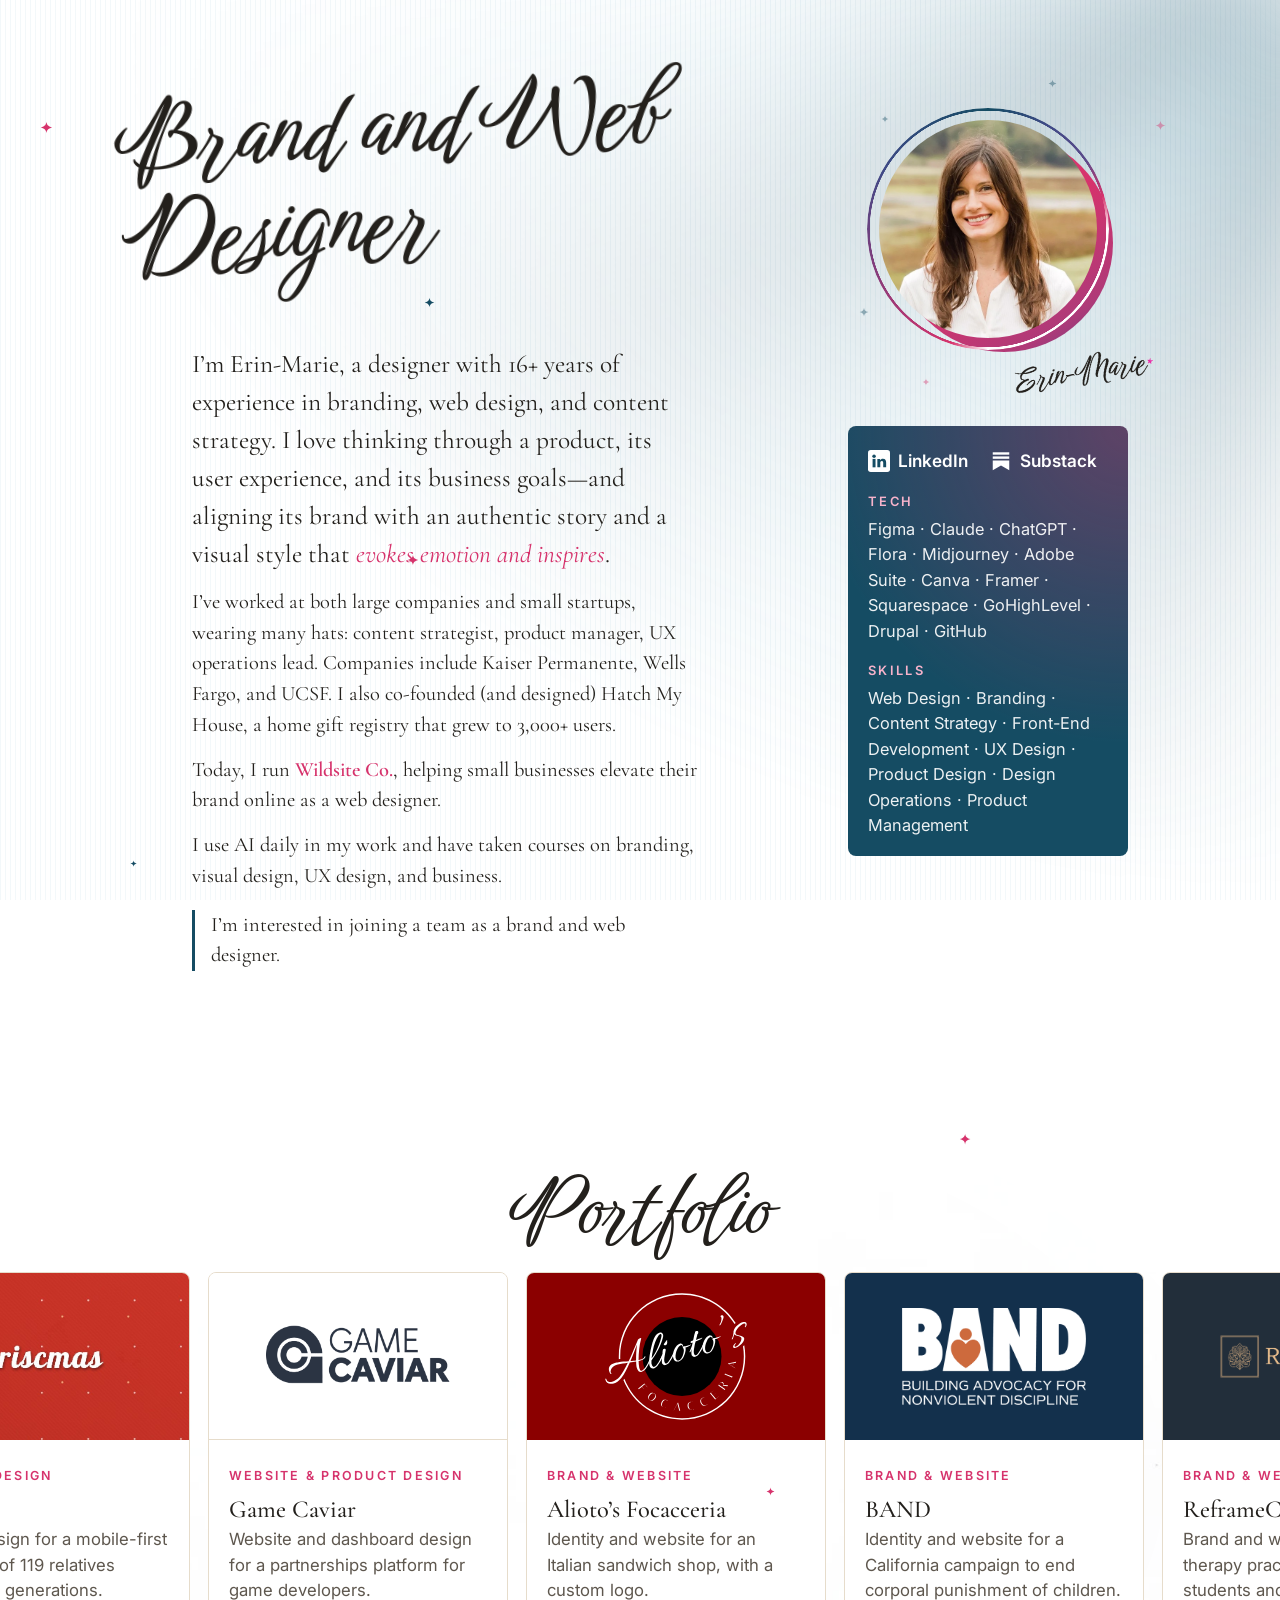
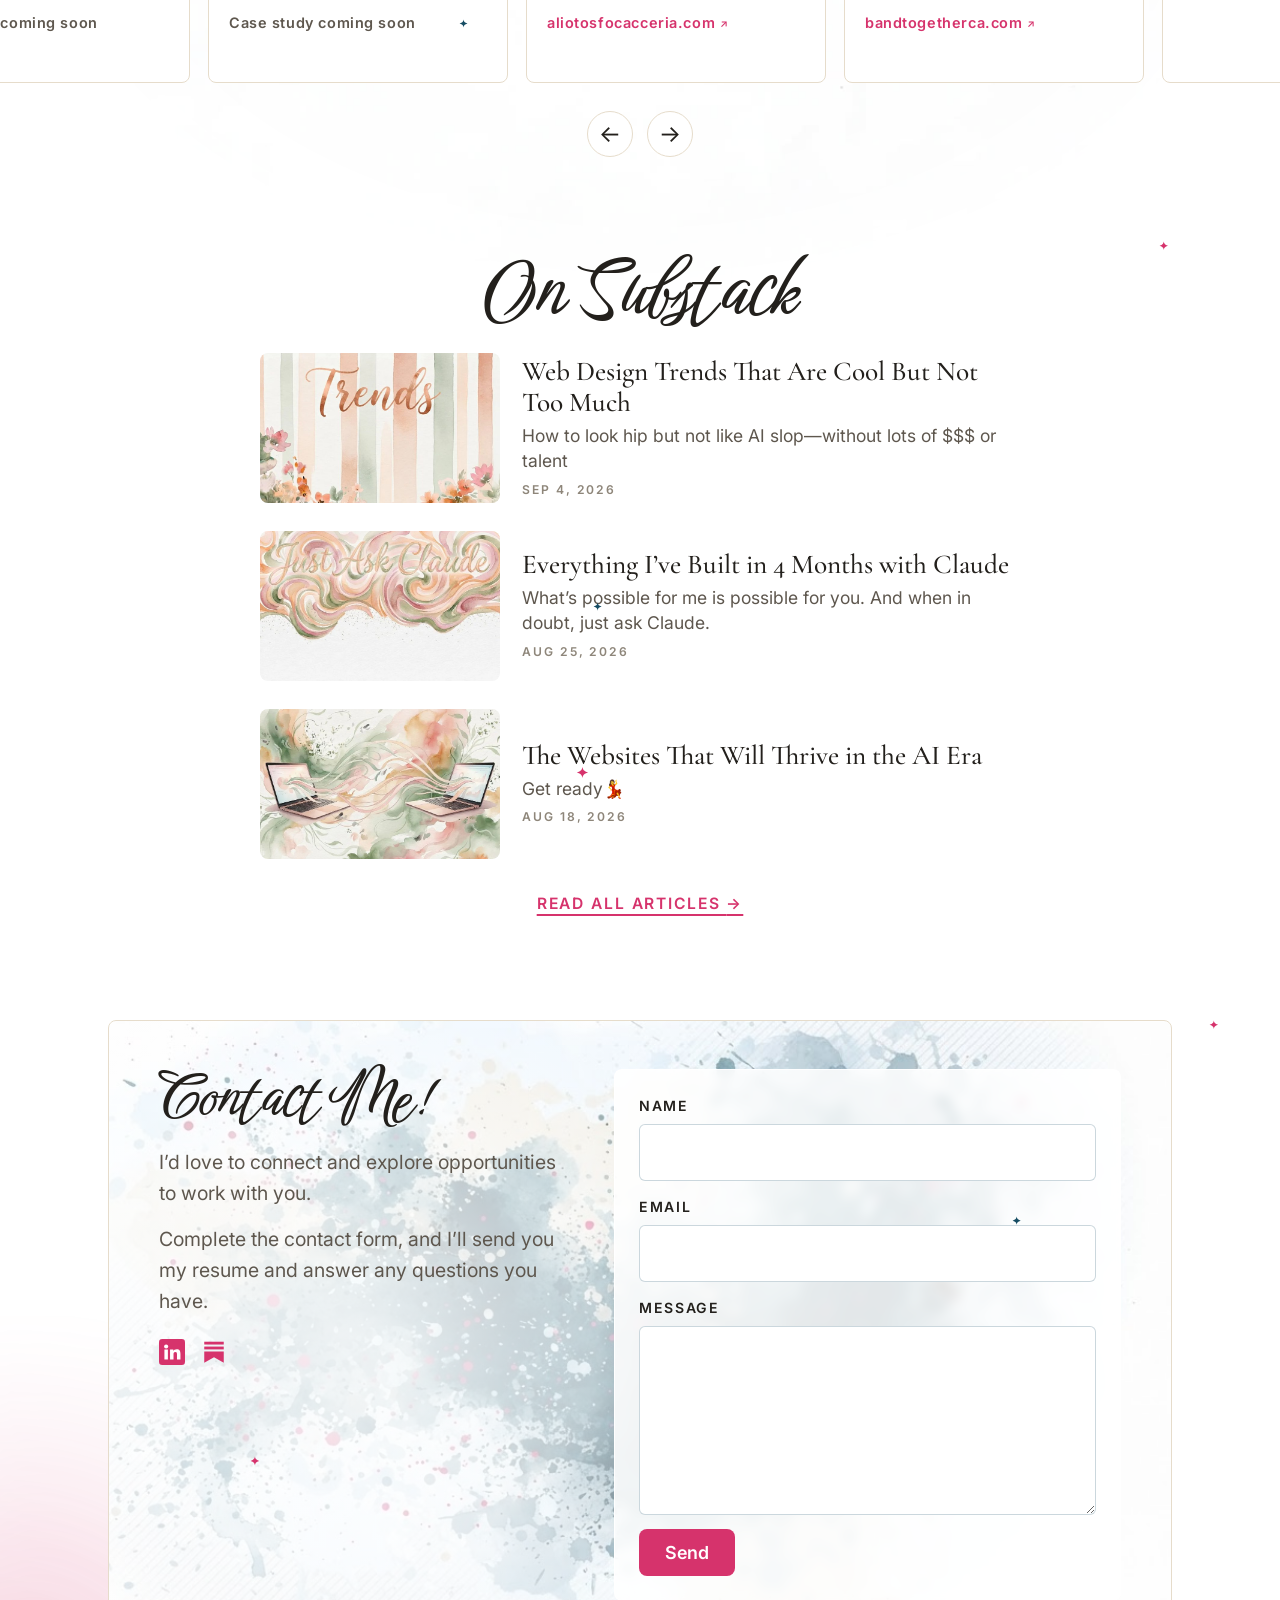
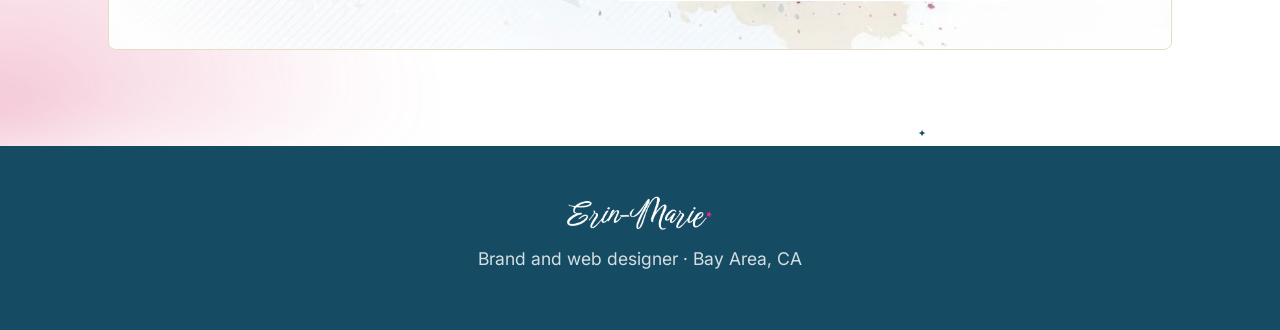
<file: index.html>
<!DOCTYPE html>
<html lang="en">
<head>
<meta charset="UTF-8">
<meta name="viewport" content="width=device-width, initial-scale=1">
<title>Erin-Marie Driscoll · Brand and Web Designer</title>
<link rel="icon" type="image/png" href="favicon.png">
<link rel="apple-touch-icon" href="favicon.png">
<meta name="description" content="Erin-Marie Driscoll, brand and web designer in the Bay Area. Case studies in brand, web, and product design, 16+ years of making ideas real.">
<link rel="preconnect" href="https://fonts.googleapis.com">
<link rel="preconnect" href="https://fonts.gstatic.com" crossorigin>
<link href="https://fonts.googleapis.com/css2?family=Cormorant+Garamond:ital,wght@0,400;0,500;0,600;1,500&family=Inter:wght@400;500;600;700&family=Rock+Salt&family=Playfair+Display:ital,wght@0,400;1,400&family=Birthstone+Bounce:wght@400;500&family=DM+Sans:wght@400;500;600&family=Libre+Baskerville:wght@400;700&family=Noto+Serif:wght@400;500&family=Lustria&family=Anton&family=Cookie&display=swap" rel="stylesheet">
<link rel="stylesheet" href="styles.css?v=6">
</head>
<body>

<svg width="0" height="0" aria-hidden="true" focusable="false" class="u1"><defs><clipPath id="em-star" clipPathUnits="objectBoundingBox"><path d="M0.47,0.035 Q0.5,0 0.53,0.035 C0.55,0.24 0.76,0.45 0.965,0.47 Q1,0.5 0.965,0.53 C0.76,0.55 0.55,0.76 0.53,0.965 Q0.5,1 0.47,0.965 C0.45,0.76 0.24,0.55 0.035,0.53 Q0,0.5 0.035,0.47 C0.24,0.45 0.45,0.24 0.47,0.035 Z"/></clipPath></defs></svg>


<nav class="mnav" aria-label="Jump to a section"><a href="#work">Portfolio</a><a href="#skills">Skills</a><a href="#writing">Substack</a><a href="#contact">Contact</a></nav>

<!-- HEADER -->
<header class="post-head">
  <div class="wrap">
    <div class="head-grid">
      <div class="head-main">
        <h1 class="post-title"><span class="w">Brand</span> <span class="w">and</span> <span class="w">Web</span> <span class="w">Designer</span></h1>
        <p class="lead-p u2" id="about">I’m Erin-Marie, a designer with 16+ years of experience in branding, web design, and content strategy. I love thinking through a product, its user experience, and its business goals—and aligning its brand with an authentic story and a visual style that <em class="u3">evokes emotion and inspires</em>.</p>
        <details class="acc" open><summary>Experience</summary><p class="lead-p u4">I’ve worked at both large companies and small startups, wearing many hats: content strategist, product manager, UX operations lead. Companies include Kaiser Permanente, Wells Fargo, and UCSF. I also co-founded (and designed) Hatch My House, a home gift registry that grew to 3,000+ users.</p><p class="lead-p u4">Today, I run <a href="https://wildsite.co/" target="_blank" rel="noopener" class="u5">Wildsite Co.</a>, helping small businesses elevate their brand online as a web designer.</p><p class="lead-p u4">I use AI daily in my work and have taken courses on branding, visual design, UX design, and business.</p></details>

        <details class="acc" open><summary>What I’m looking for</summary><p class="lead-p u6">I’m interested in joining a team as a brand and web designer.</p></details>
        <a class="btn btn-pink u7" href="#contact">Contact Erin-Marie</a>
      </div>
      <div class="head-media u8" id="about-photo">
        <div class="photo-wrap"><span class="photo-bg" aria-hidden="true"></span><svg class="pstar u9" viewBox="0 0 24 24" aria-hidden="true"><path d="M12 1.5c.6 4.9 2.6 8.5 10.5 10.5C14.6 14 12.6 17.6 12 22.5 11.4 17.6 9.4 14 1.5 12 9.4 10 11.4 6.4 12 1.5z" fill="#154C63"/></svg><svg class="pstar u10" viewBox="0 0 24 24" aria-hidden="true"><path d="M12 1.5c.6 4.9 2.6 8.5 10.5 10.5C14.6 14 12.6 17.6 12 22.5 11.4 17.6 9.4 14 1.5 12 9.4 10 11.4 6.4 12 1.5z" fill="#154C63"/></svg><svg class="pstar u11" viewBox="0 0 24 24" aria-hidden="true"><path d="M12 1.5c.6 4.9 2.6 8.5 10.5 10.5C14.6 14 12.6 17.6 12 22.5 11.4 17.6 9.4 14 1.5 12 9.4 10 11.4 6.4 12 1.5z" fill="#D6336C"/></svg><svg class="pstar u12" viewBox="0 0 24 24" aria-hidden="true"><path d="M12 1.5c.6 4.9 2.6 8.5 10.5 10.5C14.6 14 12.6 17.6 12 22.5 11.4 17.6 9.4 14 1.5 12 9.4 10 11.4 6.4 12 1.5z" fill="#D6336C"/></svg><svg class="pstar u13" viewBox="0 0 24 24" aria-hidden="true"><path d="M12 1.5c.6 4.9 2.6 8.5 10.5 10.5C14.6 14 12.6 17.6 12 22.5 11.4 17.6 9.4 14 1.5 12 9.4 10 11.4 6.4 12 1.5z" fill="#154C63"/></svg><img src="assets/erin-marie/portrait.jpg" alt="Erin-Marie Driscoll">
        <svg class="star-ring" viewBox="0 0 262 262" aria-hidden="true" focusable="false"><path d="M0,-1C.07,-.3 .3,-.07 1,0 .3,.07 .07,.3 0,1 -.07,.3 -.3,.07 -1,0 -.3,-.07 -.07,-.3 0,-1Z" transform="translate(249.0 131.0) scale(2.2)" fill="#23201C" class="rs u14"/><path d="M0,-1C.07,-.3 .3,-.07 1,0 .3,.07 .07,.3 0,1 -.07,.3 -.3,.07 -1,0 -.3,-.07 -.07,-.3 0,-1Z" transform="translate(247.5 149.5) scale(2.2)" fill="#23201C" class="rs u15"/><path d="M0,-1C.07,-.3 .3,-.07 1,0 .3,.07 .07,.3 0,1 -.07,.3 -.3,.07 -1,0 -.3,-.07 -.07,-.3 0,-1Z" transform="translate(243.2 167.5) scale(2.2)" fill="#23201C" class="rs u16"/><path d="M0,-1C.07,-.3 .3,-.07 1,0 .3,.07 .07,.3 0,1 -.07,.3 -.3,.07 -1,0 -.3,-.07 -.07,-.3 0,-1Z" transform="translate(236.1 184.6) scale(2.2)" fill="#23201C" class="rs u17"/><path d="M0,-1C.07,-.3 .3,-.07 1,0 .3,.07 .07,.3 0,1 -.07,.3 -.3,.07 -1,0 -.3,-.07 -.07,-.3 0,-1Z" transform="translate(226.5 200.4) scale(2.2)" fill="#23201C" class="rs u18"/><path d="M0,-1C.07,-.3 .3,-.07 1,0 .3,.07 .07,.3 0,1 -.07,.3 -.3,.07 -1,0 -.3,-.07 -.07,-.3 0,-1Z" transform="translate(214.4 214.4) scale(2.2)" fill="#23201C" class="rs u19"/><path d="M0,-1C.07,-.3 .3,-.07 1,0 .3,.07 .07,.3 0,1 -.07,.3 -.3,.07 -1,0 -.3,-.07 -.07,-.3 0,-1Z" transform="translate(200.4 226.5) scale(2.2)" fill="#23201C" class="rs u20"/><path d="M0,-1C.07,-.3 .3,-.07 1,0 .3,.07 .07,.3 0,1 -.07,.3 -.3,.07 -1,0 -.3,-.07 -.07,-.3 0,-1Z" transform="translate(184.6 236.1) scale(2.2)" fill="#23201C" class="rs u21"/><path d="M0,-1C.07,-.3 .3,-.07 1,0 .3,.07 .07,.3 0,1 -.07,.3 -.3,.07 -1,0 -.3,-.07 -.07,-.3 0,-1Z" transform="translate(167.5 243.2) scale(2.2)" fill="#23201C" class="rs u22"/><path d="M0,-1C.07,-.3 .3,-.07 1,0 .3,.07 .07,.3 0,1 -.07,.3 -.3,.07 -1,0 -.3,-.07 -.07,-.3 0,-1Z" transform="translate(149.5 247.5) scale(2.2)" fill="#23201C" class="rs u23"/><path d="M0,-1C.07,-.3 .3,-.07 1,0 .3,.07 .07,.3 0,1 -.07,.3 -.3,.07 -1,0 -.3,-.07 -.07,-.3 0,-1Z" transform="translate(131.0 249.0) scale(2.2)" fill="#23201C" class="rs u24"/><path d="M0,-1C.07,-.3 .3,-.07 1,0 .3,.07 .07,.3 0,1 -.07,.3 -.3,.07 -1,0 -.3,-.07 -.07,-.3 0,-1Z" transform="translate(112.5 247.5) scale(2.2)" fill="#23201C" class="rs u25"/><path d="M0,-1C.07,-.3 .3,-.07 1,0 .3,.07 .07,.3 0,1 -.07,.3 -.3,.07 -1,0 -.3,-.07 -.07,-.3 0,-1Z" transform="translate(94.5 243.2) scale(2.2)" fill="#23201C" class="rs u26"/><path d="M0,-1C.07,-.3 .3,-.07 1,0 .3,.07 .07,.3 0,1 -.07,.3 -.3,.07 -1,0 -.3,-.07 -.07,-.3 0,-1Z" transform="translate(77.4 236.1) scale(2.2)" fill="#23201C" class="rs u27"/><path d="M0,-1C.07,-.3 .3,-.07 1,0 .3,.07 .07,.3 0,1 -.07,.3 -.3,.07 -1,0 -.3,-.07 -.07,-.3 0,-1Z" transform="translate(61.6 226.5) scale(2.2)" fill="#23201C" class="rs u28"/><path d="M0,-1C.07,-.3 .3,-.07 1,0 .3,.07 .07,.3 0,1 -.07,.3 -.3,.07 -1,0 -.3,-.07 -.07,-.3 0,-1Z" transform="translate(47.6 214.4) scale(2.2)" fill="#23201C" class="rs u29"/><path d="M0,-1C.07,-.3 .3,-.07 1,0 .3,.07 .07,.3 0,1 -.07,.3 -.3,.07 -1,0 -.3,-.07 -.07,-.3 0,-1Z" transform="translate(35.5 200.4) scale(2.2)" fill="#23201C" class="rs u30"/><path d="M0,-1C.07,-.3 .3,-.07 1,0 .3,.07 .07,.3 0,1 -.07,.3 -.3,.07 -1,0 -.3,-.07 -.07,-.3 0,-1Z" transform="translate(25.9 184.6) scale(2.2)" fill="#23201C" class="rs u31"/><path d="M0,-1C.07,-.3 .3,-.07 1,0 .3,.07 .07,.3 0,1 -.07,.3 -.3,.07 -1,0 -.3,-.07 -.07,-.3 0,-1Z" transform="translate(18.8 167.5) scale(2.2)" fill="#23201C" class="rs u32"/><path d="M0,-1C.07,-.3 .3,-.07 1,0 .3,.07 .07,.3 0,1 -.07,.3 -.3,.07 -1,0 -.3,-.07 -.07,-.3 0,-1Z" transform="translate(14.5 149.5) scale(2.2)" fill="#23201C" class="rs u33"/><path d="M0,-1C.07,-.3 .3,-.07 1,0 .3,.07 .07,.3 0,1 -.07,.3 -.3,.07 -1,0 -.3,-.07 -.07,-.3 0,-1Z" transform="translate(13.0 131.0) scale(2.2)" fill="#23201C" class="rs u34"/><path d="M0,-1C.07,-.3 .3,-.07 1,0 .3,.07 .07,.3 0,1 -.07,.3 -.3,.07 -1,0 -.3,-.07 -.07,-.3 0,-1Z" transform="translate(14.5 112.5) scale(2.2)" fill="#23201C" class="rs u35"/><path d="M0,-1C.07,-.3 .3,-.07 1,0 .3,.07 .07,.3 0,1 -.07,.3 -.3,.07 -1,0 -.3,-.07 -.07,-.3 0,-1Z" transform="translate(18.8 94.5) scale(2.2)" fill="#23201C" class="rs u36"/><path d="M0,-1C.07,-.3 .3,-.07 1,0 .3,.07 .07,.3 0,1 -.07,.3 -.3,.07 -1,0 -.3,-.07 -.07,-.3 0,-1Z" transform="translate(25.9 77.4) scale(2.2)" fill="#23201C" class="rs u37"/><path d="M0,-1C.07,-.3 .3,-.07 1,0 .3,.07 .07,.3 0,1 -.07,.3 -.3,.07 -1,0 -.3,-.07 -.07,-.3 0,-1Z" transform="translate(35.5 61.6) scale(2.2)" fill="#23201C" class="rs u38"/><path d="M0,-1C.07,-.3 .3,-.07 1,0 .3,.07 .07,.3 0,1 -.07,.3 -.3,.07 -1,0 -.3,-.07 -.07,-.3 0,-1Z" transform="translate(47.6 47.6) scale(2.2)" fill="#23201C" class="rs u39"/><path d="M0,-1C.07,-.3 .3,-.07 1,0 .3,.07 .07,.3 0,1 -.07,.3 -.3,.07 -1,0 -.3,-.07 -.07,-.3 0,-1Z" transform="translate(61.6 35.5) scale(2.2)" fill="#23201C" class="rs u40"/><path d="M0,-1C.07,-.3 .3,-.07 1,0 .3,.07 .07,.3 0,1 -.07,.3 -.3,.07 -1,0 -.3,-.07 -.07,-.3 0,-1Z" transform="translate(77.4 25.9) scale(2.2)" fill="#23201C" class="rs u41"/><path d="M0,-1C.07,-.3 .3,-.07 1,0 .3,.07 .07,.3 0,1 -.07,.3 -.3,.07 -1,0 -.3,-.07 -.07,-.3 0,-1Z" transform="translate(94.5 18.8) scale(2.2)" fill="#23201C" class="rs u42"/><path d="M0,-1C.07,-.3 .3,-.07 1,0 .3,.07 .07,.3 0,1 -.07,.3 -.3,.07 -1,0 -.3,-.07 -.07,-.3 0,-1Z" transform="translate(112.5 14.5) scale(2.2)" fill="#23201C" class="rs u43"/><path d="M0,-1C.07,-.3 .3,-.07 1,0 .3,.07 .07,.3 0,1 -.07,.3 -.3,.07 -1,0 -.3,-.07 -.07,-.3 0,-1Z" transform="translate(131.0 13.0) scale(2.2)" fill="#23201C" class="rs u44"/><path d="M0,-1C.07,-.3 .3,-.07 1,0 .3,.07 .07,.3 0,1 -.07,.3 -.3,.07 -1,0 -.3,-.07 -.07,-.3 0,-1Z" transform="translate(149.5 14.5) scale(2.2)" fill="#23201C" class="rs u45"/><path d="M0,-1C.07,-.3 .3,-.07 1,0 .3,.07 .07,.3 0,1 -.07,.3 -.3,.07 -1,0 -.3,-.07 -.07,-.3 0,-1Z" transform="translate(167.5 18.8) scale(2.2)" fill="#23201C" class="rs u46"/><path d="M0,-1C.07,-.3 .3,-.07 1,0 .3,.07 .07,.3 0,1 -.07,.3 -.3,.07 -1,0 -.3,-.07 -.07,-.3 0,-1Z" transform="translate(184.6 25.9) scale(2.2)" fill="#23201C" class="rs u47"/><path d="M0,-1C.07,-.3 .3,-.07 1,0 .3,.07 .07,.3 0,1 -.07,.3 -.3,.07 -1,0 -.3,-.07 -.07,-.3 0,-1Z" transform="translate(200.4 35.5) scale(2.2)" fill="#23201C" class="rs u48"/><path d="M0,-1C.07,-.3 .3,-.07 1,0 .3,.07 .07,.3 0,1 -.07,.3 -.3,.07 -1,0 -.3,-.07 -.07,-.3 0,-1Z" transform="translate(214.4 47.6) scale(2.2)" fill="#23201C" class="rs u49"/><path d="M0,-1C.07,-.3 .3,-.07 1,0 .3,.07 .07,.3 0,1 -.07,.3 -.3,.07 -1,0 -.3,-.07 -.07,-.3 0,-1Z" transform="translate(226.5 61.6) scale(2.2)" fill="#23201C" class="rs u50"/><path d="M0,-1C.07,-.3 .3,-.07 1,0 .3,.07 .07,.3 0,1 -.07,.3 -.3,.07 -1,0 -.3,-.07 -.07,-.3 0,-1Z" transform="translate(236.1 77.4) scale(2.2)" fill="#23201C" class="rs u51"/><path d="M0,-1C.07,-.3 .3,-.07 1,0 .3,.07 .07,.3 0,1 -.07,.3 -.3,.07 -1,0 -.3,-.07 -.07,-.3 0,-1Z" transform="translate(243.2 94.5) scale(2.2)" fill="#23201C" class="rs u52"/><path d="M0,-1C.07,-.3 .3,-.07 1,0 .3,.07 .07,.3 0,1 -.07,.3 -.3,.07 -1,0 -.3,-.07 -.07,-.3 0,-1Z" transform="translate(247.5 112.5) scale(2.2)" fill="#23201C" class="rs u53"/><path d="M0,-1C.07,-.3 .3,-.07 1,0 .3,.07 .07,.3 0,1 -.07,.3 -.3,.07 -1,0 -.3,-.07 -.07,-.3 0,-1Z" transform="translate(248.6 140.3) scale(2.2)" fill="#23201C"/><path d="M0,-1C.07,-.3 .3,-.07 1,0 .3,.07 .07,.3 0,1 -.07,.3 -.3,.07 -1,0 -.3,-.07 -.07,-.3 0,-1Z" transform="translate(245.7 158.5) scale(2.2)" fill="#23201C"/><path d="M0,-1C.07,-.3 .3,-.07 1,0 .3,.07 .07,.3 0,1 -.07,.3 -.3,.07 -1,0 -.3,-.07 -.07,-.3 0,-1Z" transform="translate(240.0 176.2) scale(2.2)" fill="#23201C"/><path d="M0,-1C.07,-.3 .3,-.07 1,0 .3,.07 .07,.3 0,1 -.07,.3 -.3,.07 -1,0 -.3,-.07 -.07,-.3 0,-1Z" transform="translate(231.6 192.7) scale(2.2)" fill="#23201C"/><path d="M0,-1C.07,-.3 .3,-.07 1,0 .3,.07 .07,.3 0,1 -.07,.3 -.3,.07 -1,0 -.3,-.07 -.07,-.3 0,-1Z" transform="translate(220.7 207.6) scale(2.2)" fill="#23201C"/><path d="M0,-1C.07,-.3 .3,-.07 1,0 .3,.07 .07,.3 0,1 -.07,.3 -.3,.07 -1,0 -.3,-.07 -.07,-.3 0,-1Z" transform="translate(207.6 220.7) scale(2.2)" fill="#23201C"/><path d="M0,-1C.07,-.3 .3,-.07 1,0 .3,.07 .07,.3 0,1 -.07,.3 -.3,.07 -1,0 -.3,-.07 -.07,-.3 0,-1Z" transform="translate(192.7 231.6) scale(2.2)" fill="#23201C"/><path d="M0,-1C.07,-.3 .3,-.07 1,0 .3,.07 .07,.3 0,1 -.07,.3 -.3,.07 -1,0 -.3,-.07 -.07,-.3 0,-1Z" transform="translate(176.2 240.0) scale(2.2)" fill="#23201C"/><path d="M0,-1C.07,-.3 .3,-.07 1,0 .3,.07 .07,.3 0,1 -.07,.3 -.3,.07 -1,0 -.3,-.07 -.07,-.3 0,-1Z" transform="translate(158.5 245.7) scale(2.2)" fill="#23201C"/><path d="M0,-1C.07,-.3 .3,-.07 1,0 .3,.07 .07,.3 0,1 -.07,.3 -.3,.07 -1,0 -.3,-.07 -.07,-.3 0,-1Z" transform="translate(140.3 248.6) scale(2.2)" fill="#23201C"/><path d="M0,-1C.07,-.3 .3,-.07 1,0 .3,.07 .07,.3 0,1 -.07,.3 -.3,.07 -1,0 -.3,-.07 -.07,-.3 0,-1Z" transform="translate(121.7 248.6) scale(2.2)" fill="#23201C"/><path d="M0,-1C.07,-.3 .3,-.07 1,0 .3,.07 .07,.3 0,1 -.07,.3 -.3,.07 -1,0 -.3,-.07 -.07,-.3 0,-1Z" transform="translate(103.5 245.7) scale(2.2)" fill="#23201C"/><path d="M0,-1C.07,-.3 .3,-.07 1,0 .3,.07 .07,.3 0,1 -.07,.3 -.3,.07 -1,0 -.3,-.07 -.07,-.3 0,-1Z" transform="translate(85.8 240.0) scale(2.2)" fill="#23201C"/><path d="M0,-1C.07,-.3 .3,-.07 1,0 .3,.07 .07,.3 0,1 -.07,.3 -.3,.07 -1,0 -.3,-.07 -.07,-.3 0,-1Z" transform="translate(69.3 231.6) scale(2.2)" fill="#23201C"/><path d="M0,-1C.07,-.3 .3,-.07 1,0 .3,.07 .07,.3 0,1 -.07,.3 -.3,.07 -1,0 -.3,-.07 -.07,-.3 0,-1Z" transform="translate(54.4 220.7) scale(2.2)" fill="#23201C"/><path d="M0,-1C.07,-.3 .3,-.07 1,0 .3,.07 .07,.3 0,1 -.07,.3 -.3,.07 -1,0 -.3,-.07 -.07,-.3 0,-1Z" transform="translate(41.3 207.6) scale(2.2)" fill="#23201C"/><path d="M0,-1C.07,-.3 .3,-.07 1,0 .3,.07 .07,.3 0,1 -.07,.3 -.3,.07 -1,0 -.3,-.07 -.07,-.3 0,-1Z" transform="translate(30.4 192.7) scale(2.2)" fill="#23201C"/><path d="M0,-1C.07,-.3 .3,-.07 1,0 .3,.07 .07,.3 0,1 -.07,.3 -.3,.07 -1,0 -.3,-.07 -.07,-.3 0,-1Z" transform="translate(22.0 176.2) scale(2.2)" fill="#23201C"/><path d="M0,-1C.07,-.3 .3,-.07 1,0 .3,.07 .07,.3 0,1 -.07,.3 -.3,.07 -1,0 -.3,-.07 -.07,-.3 0,-1Z" transform="translate(16.3 158.5) scale(2.2)" fill="#23201C"/><path d="M0,-1C.07,-.3 .3,-.07 1,0 .3,.07 .07,.3 0,1 -.07,.3 -.3,.07 -1,0 -.3,-.07 -.07,-.3 0,-1Z" transform="translate(13.4 140.3) scale(2.2)" fill="#23201C"/><path d="M0,-1C.07,-.3 .3,-.07 1,0 .3,.07 .07,.3 0,1 -.07,.3 -.3,.07 -1,0 -.3,-.07 -.07,-.3 0,-1Z" transform="translate(13.4 121.7) scale(2.2)" fill="#23201C"/><path d="M0,-1C.07,-.3 .3,-.07 1,0 .3,.07 .07,.3 0,1 -.07,.3 -.3,.07 -1,0 -.3,-.07 -.07,-.3 0,-1Z" transform="translate(16.3 103.5) scale(2.2)" fill="#23201C"/><path d="M0,-1C.07,-.3 .3,-.07 1,0 .3,.07 .07,.3 0,1 -.07,.3 -.3,.07 -1,0 -.3,-.07 -.07,-.3 0,-1Z" transform="translate(22.0 85.8) scale(2.2)" fill="#23201C"/><path d="M0,-1C.07,-.3 .3,-.07 1,0 .3,.07 .07,.3 0,1 -.07,.3 -.3,.07 -1,0 -.3,-.07 -.07,-.3 0,-1Z" transform="translate(30.4 69.3) scale(2.2)" fill="#23201C"/><path d="M0,-1C.07,-.3 .3,-.07 1,0 .3,.07 .07,.3 0,1 -.07,.3 -.3,.07 -1,0 -.3,-.07 -.07,-.3 0,-1Z" transform="translate(41.3 54.4) scale(2.2)" fill="#23201C"/><path d="M0,-1C.07,-.3 .3,-.07 1,0 .3,.07 .07,.3 0,1 -.07,.3 -.3,.07 -1,0 -.3,-.07 -.07,-.3 0,-1Z" transform="translate(54.4 41.3) scale(2.2)" fill="#23201C"/><path d="M0,-1C.07,-.3 .3,-.07 1,0 .3,.07 .07,.3 0,1 -.07,.3 -.3,.07 -1,0 -.3,-.07 -.07,-.3 0,-1Z" transform="translate(69.3 30.4) scale(2.2)" fill="#23201C"/><path d="M0,-1C.07,-.3 .3,-.07 1,0 .3,.07 .07,.3 0,1 -.07,.3 -.3,.07 -1,0 -.3,-.07 -.07,-.3 0,-1Z" transform="translate(85.8 22.0) scale(2.2)" fill="#23201C"/><path d="M0,-1C.07,-.3 .3,-.07 1,0 .3,.07 .07,.3 0,1 -.07,.3 -.3,.07 -1,0 -.3,-.07 -.07,-.3 0,-1Z" transform="translate(103.5 16.3) scale(2.2)" fill="#23201C"/><path d="M0,-1C.07,-.3 .3,-.07 1,0 .3,.07 .07,.3 0,1 -.07,.3 -.3,.07 -1,0 -.3,-.07 -.07,-.3 0,-1Z" transform="translate(121.7 13.4) scale(2.2)" fill="#23201C"/><path d="M0,-1C.07,-.3 .3,-.07 1,0 .3,.07 .07,.3 0,1 -.07,.3 -.3,.07 -1,0 -.3,-.07 -.07,-.3 0,-1Z" transform="translate(140.3 13.4) scale(2.2)" fill="#23201C"/><path d="M0,-1C.07,-.3 .3,-.07 1,0 .3,.07 .07,.3 0,1 -.07,.3 -.3,.07 -1,0 -.3,-.07 -.07,-.3 0,-1Z" transform="translate(158.5 16.3) scale(2.2)" fill="#23201C"/><path d="M0,-1C.07,-.3 .3,-.07 1,0 .3,.07 .07,.3 0,1 -.07,.3 -.3,.07 -1,0 -.3,-.07 -.07,-.3 0,-1Z" transform="translate(176.2 22.0) scale(2.2)" fill="#23201C"/><path d="M0,-1C.07,-.3 .3,-.07 1,0 .3,.07 .07,.3 0,1 -.07,.3 -.3,.07 -1,0 -.3,-.07 -.07,-.3 0,-1Z" transform="translate(192.7 30.4) scale(2.2)" fill="#23201C"/><path d="M0,-1C.07,-.3 .3,-.07 1,0 .3,.07 .07,.3 0,1 -.07,.3 -.3,.07 -1,0 -.3,-.07 -.07,-.3 0,-1Z" transform="translate(207.6 41.3) scale(2.2)" fill="#23201C"/><path d="M0,-1C.07,-.3 .3,-.07 1,0 .3,.07 .07,.3 0,1 -.07,.3 -.3,.07 -1,0 -.3,-.07 -.07,-.3 0,-1Z" transform="translate(220.7 54.4) scale(2.2)" fill="#23201C"/><path d="M0,-1C.07,-.3 .3,-.07 1,0 .3,.07 .07,.3 0,1 -.07,.3 -.3,.07 -1,0 -.3,-.07 -.07,-.3 0,-1Z" transform="translate(231.6 69.3) scale(2.2)" fill="#23201C"/><path d="M0,-1C.07,-.3 .3,-.07 1,0 .3,.07 .07,.3 0,1 -.07,.3 -.3,.07 -1,0 -.3,-.07 -.07,-.3 0,-1Z" transform="translate(240.0 85.8) scale(2.2)" fill="#23201C"/><path d="M0,-1C.07,-.3 .3,-.07 1,0 .3,.07 .07,.3 0,1 -.07,.3 -.3,.07 -1,0 -.3,-.07 -.07,-.3 0,-1Z" transform="translate(245.7 103.5) scale(2.2)" fill="#23201C"/><path d="M0,-1C.07,-.3 .3,-.07 1,0 .3,.07 .07,.3 0,1 -.07,.3 -.3,.07 -1,0 -.3,-.07 -.07,-.3 0,-1Z" transform="translate(248.6 121.7) scale(2.2)" fill="#23201C"/></svg>
        <img class="photo-logo" src="assets/erin-marie/logo.png" alt=""></div>
        <div class="info-card" id="skills">
          <div class="ic-links">
            <a href="https://www.linkedin.com/in/erinmarie716/" target="_blank" rel="noopener"><svg viewBox="0 0 24 24" aria-hidden="true"><rect width="24" height="24" rx="3" fill="#fff"/><circle cx="6.6" cy="6.9" r="1.9" fill="#154C63"/><rect x="5" y="9.7" width="3.2" height="9.2" fill="#154C63"/><path fill="#154C63" d="M10.2 9.7h3v1.4c.5-.9 1.6-1.6 3.1-1.6 2.9 0 3.5 1.9 3.5 4.4v5H16.6v-4.5c0-1.1 0-2.4-1.5-2.4s-1.7 1.1-1.7 2.3v4.6h-3.2z"/></svg>LinkedIn</a>
            <a href="https://wildsite.substack.com" target="_blank" rel="noopener"><svg viewBox="0 0 24 24" aria-hidden="true"><rect x="3" y="2.5" width="18" height="2.6" fill="#fff"/><rect x="3" y="7" width="18" height="2.6" fill="#fff"/><path fill="#fff" d="M3 11.5h18V22l-9-5.2L3 22z"/></svg>Substack</a>
          </div>
          <div class="ic-block"><span class="ic-label">Tech</span><p>Figma · Claude · ChatGPT · Flora · Midjourney · Adobe Suite · Canva · Framer · Squarespace · GoHighLevel · Drupal · GitHub</p></div>
          <div class="ic-block"><span class="ic-label">Skills</span><p>Web Design · Branding · Content Strategy · Front-End Development · UX Design · Product Design · Design Operations · Product Management</p></div>
        </div>
      </div>
    </div>
  </div>
</header>


<!-- SELECTED WORK -->
<section class="work" id="work">
  <div class="work-fade" aria-hidden="true"></div>
  <video class="work-bg" poster="assets/site/work-bg.jpg" muted playsinline preload="auto" aria-hidden="true" tabindex="-1"><source src="assets/site/work-bg.mp4" type="video/mp4"></video>
  <div class="wrap">
    <div class="sec-head rv">
      <h2>Portfolio</h2>
    </div>
    <!-- Brand case studies. Keep the "coming soon" pills until each deck is live. -->
    <div class="rail-wrap">
    <button type="button" class="rail-hint" data-rail-hint aria-label="Next projects"><i aria-hidden="true">&rarr;</i></button>
    <div class="wgrid rail" id="work-rail">
      <article class="wmini rv" data-deck="aliotos" tabindex="0" role="link" aria-label="Alioto's Focacceria case study, coming soon">
        <div class="tile t-ali u54"><img class="logo u55" src="assets/aliotos/logo-red.svg" alt="Alioto&rsquo;s Focacceria logo"></div>
        <div class="body"><span class="tag">Brand &amp; Website</span><h3>Alioto&rsquo;s Focacceria</h3><p>Identity and website for an Italian sandwich shop, with a custom logo.</p><a class="site" href="https://www.aliotosfocacceria.com" target="_blank" rel="noopener">aliotosfocacceria.com <span class="ext">&#8599;</span></a></div>
      </article>
      <article class="wmini rv" data-deck="band" tabindex="0" role="link" aria-label="Open the BAND case study">
        <div class="tile u56"><img class="logo" src="assets/band/logo-white.png" alt="BAND logo"></div>
        <div class="body">
          <span class="tag">Brand &amp; Website</span>
          <h3>BAND</h3>
          <p>Identity and website for a California campaign to end corporal punishment of children.</p>
          <a class="site" href="https://bandtogetherca.com" target="_blank" rel="noopener">bandtogetherca.com <span class="ext">&#8599;</span></a>
          <div class="chips"><span>Project</span><span>Color</span><span>Type &amp; Voice</span><span>Visuals</span><span>Website</span><span>Social</span></div>
        </div>
      </article>
      <article class="wmini rv" data-deck="reframecbt" tabindex="0" role="link" aria-label="Open the ReframeCBT case study">
        <div class="tile t-ref u66"><img class="logo" src="assets/reframe/logo.png" alt="Reframe CBT logo"></div>
        <div class="body"><span class="tag">Brand &amp; Website</span><h3>ReframeCBT</h3><p>Brand and website for a CBT therapy practice serving college students and adults in California.</p></div>
      </article>
      <article class="wmini rv" data-deck="loveschool" tabindex="0" role="link" aria-label="Open the LoveSchool case study">
        <div class="tile u63"><img class="logo" src="assets/loveschool/logo-white.png" alt="LoveSchool logo"></div>
        <div class="body"><span class="tag">App Store Design</span><h3>LoveSchool</h3><p>App Store images for an online program that helps people overcome insecure attachment.</p>
        <div class="chips"><span>Project</span><span>Color</span><span>Visuals</span><span>App Store</span></div></div>
      </article>
      <article class="wmini rv" data-deck="wildsite" tabindex="0" role="link" aria-label="Open the Wildsite case study">
        <div class="tile u57"><img class="logo u58" src="assets/wildsite/logo.png" alt="Wildsite logo"></div>
        <div class="body">
          <span class="tag">Brand &amp; Website</span>
          <h3>Wildsite Co.</h3>
          <p>Brand and website for a design studio that helps small businesses elevate their brand online.</p>
          <a class="site" href="https://wildsite.co" target="_blank" rel="noopener">wildsite.co <span class="ext">&#8599;</span></a>
          <div class="chips"><span>Project</span><span>Color</span><span>Type &amp; Voice</span><span>Visuals</span><span>Website</span></div>
        </div>
      </article>
      <article class="wmini rv" data-deck="mom" tabindex="0" role="link" aria-label="Open the Mom’s Morning case study">
        <div class="tile u59"><img class="logo" src="assets/mom/logo.png" alt="Mom&rsquo;s Morning logo"></div>
        <div class="body"><span class="tag">Brand &amp; UX Design</span><h3>Mom&rsquo;s Morning</h3><p>Brand and app design for a self-care app that rewards moms.</p><a class="site" href="https://www.figma.com/proto/fhMKckvoJRESlDy5UpJlBs/Mom-s-Morning?node-id=106-36&amp;p=f&amp;viewport=347%2C549%2C0.25&amp;t=I2AAYmVvXS0YUoai-1&amp;scaling=scale-down&amp;content-scaling=fixed&amp;starting-point-node-id=106%3A36&amp;page-id=106%3A35" target="_blank" rel="noopener">View prototype <span class="ext">&#8599;</span></a></div>
      </article>
      <article class="wmini rv" data-deck="hatch" tabindex="0" role="link" aria-label="Open the Hatch My House case study">
        <div class="tile u60"><img class="logo u61" src="assets/hatch/wordmark.png" alt="Hatch My House logo"></div>
        <div class="body"><span class="tag">Brand &amp; Product Design</span><h3>Hatch My House</h3><p>Brand and product design for a gift registry that grew to 3K+ users and $3.5M in gift sales.</p><a class="site" href="https://www.facebook.com/hatchmyhouse" target="_blank" rel="noopener">Hatch My House on Facebook <span class="ext">&#8599;</span></a></div>
      </article>
      <article class="wmini rv" data-deck="kitchentable" tabindex="0" role="link" aria-label="Open The Kitchen Table Reno case study">
        <div class="tile u64"><img class="logo u65" src="assets/ktr/logo-white.png" alt="The Kitchen Table Reno logo"></div>
        <div class="body"><span class="tag">Website</span><h3>The Kitchen Table Reno</h3><p>Website for an open-concept Italian restaurant in Reno, Nevada.</p><a class="site" href="https://www.thekitchentablereno.com/" target="_blank" rel="noopener">thekitchentablereno.com <span class="ext">&#8599;</span></a><div class="chips"><span>Project</span><span>Color</span><span>Type &amp; Voice</span><span>Visuals</span><span>Website</span></div></div>
      </article>
      <article class="wmini rv" data-deck="erin-marie" tabindex="0" role="link" aria-label="Open the Erin-Marie brand case study">
        <div class="tile tile-em"><img class="logo u62" src="assets/erin-marie/logo.png" alt="Erin-Marie logo"></div>
        <div class="body"><span class="tag">Brand &amp; Website</span><h3>Erin-Marie</h3><p>Brand and website for a professional design portfolio.</p>
        <div class="chips"><span>Project</span><span>Color</span><span>Type &amp; Voice</span><span>Visuals</span></div></div>
      </article>
      <article class="wmini rv" data-deck="driscmas" tabindex="0" role="link" aria-label="Open the Driscmas case study">
        <div class="tile t-dris"><img src="assets/driscmas/cover.jpg" alt="Driscmas title in white script on a red polka-dot background"></div>
        <div class="body"><span class="tag">Product Design</span><h3>Driscmas</h3><p>Product design for a mobile-first family tree of 119 relatives across four generations.</p><span class="soon">Case study coming soon</span></div>
      </article>
      <article class="wmini rv" data-deck="gamecaviar" tabindex="0" role="link" aria-label="Open the Game Caviar case study">
        <div class="tile t-game u59"><img class="logo" src="assets/gamecaviar/logo.png" alt="Game Caviar logo"></div>
        <div class="body"><span class="tag">Website &amp; Product Design</span><h3>Game Caviar</h3><p>Website and dashboard design for a partnerships platform for game developers.</p><span class="soon">Case study coming soon</span></div>
      </article>
    </div>
    </div>
    <div class="rail-nav rail-nav-c"><button type="button" data-rail-prev aria-label="Previous projects">&larr;</button><button type="button" data-rail-next aria-label="Next projects">&rarr;</button></div>
  </div>
</section>





<!-- SUBSTACK -->
<section class="posts" id="writing">
  <div class="wrap">
    <div class="sec-head rv">
      <h2>On Substack</h2>
    </div>
    <div class="prail-wrap">
    <button type="button" class="rail-hint" data-prail-hint aria-label="Next articles"><i aria-hidden="true">&rarr;</i></button>
    <div class="pgrid rv" id="posts">
      <!-- Three featured posts, chosen by hand. Not filled from posts.json. -->
      <a class="post" href="https://wildsite.substack.com/p/web-design-trends-that-are-cool-enough" target="_blank" rel="noopener">
        <div class="cov"><img src="assets/site/substack-trends.jpg" alt=""></div>
        <div class="pb"><span class="date">Sep 4, 2026</span><h3>Web Design Trends That Are Cool But Not Too Much</h3><p>How to look hip but not like AI slop&mdash;without lots of $$$ or talent</p></div>
      </a>
      <a class="post" href="https://wildsite.substack.com/p/everything-ive-built-in-4-months" target="_blank" rel="noopener">
        <div class="cov"><img src="assets/site/substack-claude.jpg" alt=""></div>
        <div class="pb"><span class="date">Aug 25, 2026</span><h3>Everything I&rsquo;ve Built in 4 Months with Claude</h3><p>What&rsquo;s possible for me is possible for you. And when in doubt, just ask Claude.</p></div>
      </a>
      <a class="post" href="https://wildsite.substack.com/p/websites-in-the-ai-era" target="_blank" rel="noopener">
        <div class="cov"><img src="assets/site/substack-ai-era.jpg" alt=""></div>
        <div class="pb"><span class="date">Aug 18, 2026</span><h3>The Websites That Will Thrive in the AI Era</h3><p>Get ready&#128131;</p></div>
      </a>
    </div>
    <p class="posts-more"><a href="https://wildsite.substack.com" target="_blank" rel="noopener">Read all articles <span aria-hidden="true">&rarr;</span></a></p>
    </div>
  </div>
</section>

<!-- CONTACT -->
<section class="contact-sec" id="contact">
  <div class="wrap rv">
    <div class="panel2">
      <div>
        <h2>Contact Me!</h2>
        <p class="u67">I’d love to connect and explore opportunities to work with you.</p>
        <p>Complete the contact form, and I’ll send you my resume and answer any questions you have.</p>
        <div class="c-social">
          <a href="https://www.linkedin.com/in/erinmarie716/" target="_blank" rel="noopener" aria-label="LinkedIn"><svg viewBox="0 0 24 24" aria-hidden="true"><rect width="24" height="24" rx="3" fill="#D6336C"/><circle cx="6.6" cy="6.9" r="1.9" fill="#fff"/><rect x="5" y="9.7" width="3.2" height="9.2" fill="#fff"/><path fill="#fff" d="M10.2 9.7h3v1.4c.5-.9 1.6-1.6 3.1-1.6 2.9 0 3.5 1.9 3.5 4.4v5H16.6v-4.5c0-1.1 0-2.4-1.5-2.4s-1.7 1.1-1.7 2.3v4.6h-3.2z"/></svg></a>
          <a href="https://wildsite.substack.com" target="_blank" rel="noopener" aria-label="Substack"><svg viewBox="0 0 24 24" aria-hidden="true"><rect x="3" y="2.5" width="18" height="2.6" fill="#D6336C"/><rect x="3" y="7" width="18" height="2.6" fill="#D6336C"/><path fill="#D6336C" d="M3 11.5h18V22l-9-5.2L3 22z"/></svg></a>
        </div>
      </div>
      <div class="form">
        <form id="cform" action="https://formspree.io/f/xnpjondd" method="POST">
          <label>Name<input type="text" name="name" required autocomplete="name"></label>
          <label>Email<input type="email" name="email" required autocomplete="email"></label>
          <label>Message<textarea name="message" rows="5" required></textarea></label>
          <input type="text" name="_gotcha" tabindex="-1" autocomplete="off" aria-hidden="true" class="u68">
          <button type="submit" class="btn btn-pink">Send</button>
          <p class="cf-status" role="status" aria-live="polite"></p>
        </form>
      </div>
    </div>
  </div>
</section>

<!-- FOOTER -->
<footer class="foot">
  <div class="wrap row">
    <div>
      <div class="wordmark"><img src="assets/site/erin-marie-logo-white.png" alt="Erin-Marie" data-fallback><span class="fb-hidden">Erin-Marie<b>.</b></span></div>
      <div class="meta u69">Brand and web designer · Bay Area, CA</div>
    </div>
  </div>
</footer>


<!-- CASE STUDY SLIDESHOW -->
<div class="cs" id="cs" role="dialog" aria-modal="true" aria-label="Case study">
  <div class="bg" data-close></div>
  <div class="win">
    <div class="bar">
      <div class="proj"><small id="cs-kind"></small><span id="cs-name"></span></div>
      <div class="steps" id="cs-steps"></div>
      <button class="x" data-close aria-label="Close">&times;</button>
    </div>
    <div class="stage" id="cs-stage"></div>
    <div class="foot">
      <div class="n" id="cs-n"></div>
      <div class="prog"><i id="cs-prog"></i></div>
      <div class="nav"><button id="cs-prev" aria-label="Previous slide">&larr;</button><button id="cs-next" aria-label="Next slide">&rarr;</button></div>
    </div>
  </div>
</div>

<!-- Deck content. One <template> per project; each .slide has data-step (the tag shown in the top strip). -->
<template id="deck-erin-marie" data-name="Erin-Marie" data-kind="Brand &amp; Website" data-next="gamecaviar">
  <div class="slide" data-step="Project">
    <div class="vis u70"><div class="pad"><img src="assets/erin-marie/logo.png" alt="Erin-Marie script logo" class="u71"></div></div>
    <div class="txt">
      <p><b>Erin-Marie</b></p>
      <p>A personal brand and portfolio site.</p>
      <p>I designed the logo and designed the site, with a signature script and one pink star as the only spark of color.</p>
      <div class="tools"><span>Claude</span><span>Flora</span><span>GitHub</span></div>
    </div>
  </div>
  <div class="slide solo" data-step="Color">
    <div class="vis"><div class="pad"><div class="sw-grid">
      <div class="sw"><div class="c u72"></div><div class="l"><b>Pink</b>#D6336C &middot; spark, links</div></div>
      <div class="sw"><div class="c u73"></div><div class="l"><b>Blue</b>#154C63 &middot; depth, calm</div></div>
      <div class="sw"><div class="c u74"></div><div class="l"><b>Ink</b>#23201C &middot; text</div></div>
      <div class="sw"><div class="c u75"></div><div class="l"><b>Cream</b>#FBF7F0 &middot; ground</div></div>
    </div></div></div>
    
  </div>
  <div class="slide solo" data-step="Type &amp; Voice">
    <div class="vis"><div class="pad"><div class="tv"><div class="type-spec">
      <div class="lab">Headlines &middot; Birthstone Bounce</div>
      <div class="big u76">Brand and Web Designer</div>
      <div class="lab">Reading &middot; Cormorant Garamond</div>
      <div class="body u77">A visual style that <i class="u78">evokes emotion and inspires.</i></div>
      <div class="lab u67">Interface &middot; Inter</div>
      <div class="body u79">Branding &middot; Content Strategy &middot; UX Design</div>
    </div><div class="tvsep"></div><div class="voice">
      <span class="pill u72">Warm</span><span class="pill u73">Plain words</span><span class="pill u73">Encouraging</span><span class="pill u72">First person</span>
    </div></div></div></div>
    
  </div>
  <div class="slide solo" data-step="Visuals">
    <div class="vis u70"><div class="pad"><div class="u80">
      <div class="u81"><svg viewBox="0 0 24 24" aria-hidden="true" class="u82"><path d="M12 1.5c.6 4.9 2.6 8.5 10.5 10.5C14.6 14 12.6 17.6 12 22.5 11.4 17.6 9.4 14 1.5 12 9.4 10 11.4 6.4 12 1.5z" fill="#D6336C"/></svg></div>
      <div class="u83"></div>
      <div class="u84"></div>
      <img src="assets/erin-marie/watercolor-splash.jpg" alt="Watercolor splash in blue, pink and cream" class="u85">
    </div></div></div>
    
  </div>
  
</template>

<template id="deck-aliotos" data-name="Alioto&rsquo;s Focacceria" data-kind="Brand &amp; Website" data-next="band">
  <div class="slide" data-step="Project">
    <div class="vis u54"><div class="pad"><img src="assets/aliotos/logo-red.svg" alt="Alioto&rsquo;s Focacceria logo" class="u86"></div></div>
    <div class="txt">
      <p><b>Alioto’s Focacceria</b></p>
      <p>An Italian sandwich shop in Reno, NV and San Rafael, CA.</p>
      <p>I created the logo, color palette, voice, and website to capture a brand that is friendly and casual but of exceptional quality, authenticity, and dedication to its craft.</p>
      <div class="tools"><span>Wix</span><span>Figma</span><span>ChatGPT</span></div>
    </div>
  </div>
  <div class="slide solo" data-step="Color">
    <div class="vis"><div class="pad"><div class="sw-grid"><div class="sw"><div class="c u87"></div><div class="l"><b>Red</b>#8B0000 &middot; brand color</div></div><div class="sw"><div class="c u88"></div><div class="l"><b>Black</b>#151515 &middot; logo, text</div></div><div class="sw"><div class="c u89"></div><div class="l"><b>Charcoal</b>#393939 &middot; supporting</div></div><div class="sw"><div class="c u90"></div><div class="l"><b>Green</b>#0D814D &middot; logo accent</div></div></div></div></div>
    
  </div>
  <div class="slide solo" data-step="Type &amp; Voice">
    <div class="vis"><div class="pad"><div class="tv"><div class="type-spec"><div class="lab">Headlines &middot; Anton</div><div class="big u91">Alioto&rsquo;s Focacceria</div><div class="lab">Subheads &middot; Cookie</div><div class="big u92">Italian Sandwich Shop</div><div class="lab">Body &middot; Helvetica</div><div class="body u93">Visit us in Reno or San Rafael.</div></div><div class="tvsep"></div><div class="voice"><q class="u94">Rooted in tradition with a modern twist, Alioto&rsquo;s Focacceria sources only the finest ingredients to craft mouthwatering sandwiches and pizza on artisanal focaccia. Visit us in Reno or San Rafael, and have an authentic Italian culinary bite.</q><span class="pill u95">Warm</span><span class="pill u95">Welcoming</span><span class="pill u95">Simple</span></div></div></div></div>
    
  </div>
  <div class="slide solo" data-step="Visuals">
    <div class="vis u96"><div class="pad"><div class="al-mosaic">
      <div class="a"><img src="assets/aliotos/sandwiches.jpg" alt="Toasted focaccia sandwiches on Alioto&rsquo;s printed paper in green baskets"></div>
      <div class="s"></div>
      <div class="b"><img src="assets/aliotos/mural.jpg" alt="Renaissance-style grotesque mural with a crab, cherubs and a sun face"></div>
      <div class="c"><img src="assets/aliotos/fish.jpg" alt="Hand-drawn pattern of fish, crabs, shells, lemons and olive branches"></div>
    </div></div></div>
    
  </div>
  
  <div class="slide solo" data-step="Web">
    <div class="vis u96"><div class="pad"><div class="dev"><div class="lap u97"><div class="scr"><div class="vplay u98" data-vtoggle><video src="assets/aliotos/web-scroll.mp4" poster="assets/aliotos/web-scroll.jpg" muted playsinline preload="auto" aria-label="Screen recording scrolling the Alioto&rsquo;s Focacceria website. Click to play or pause." class="u99"></video></div></div><div class="base"></div></div><button type="button" class="vcap" data-vbtn><svg viewBox="0 0 24 24" width="16" height="16" aria-hidden="true"><path d="M8 5v14l11-7z" fill="#fff"/></svg><span>Click to scroll</span></button></div></div><a class="vlink" href="https://www.aliotosfocacceria.com" target="_blank" rel="noopener">Visit aliotosfocacceria.com &#8594;</a></div>
  </div>
</template>

<template id="deck-kitchentable" data-name="The Kitchen Table Reno" data-kind="Website" data-next="erin-marie">
  <div class="slide" data-step="Project">
    <div class="vis u64"><div class="pad"><img src="assets/ktr/logo-white.png" alt="The Kitchen Table Reno logo" class="u100"></div></div>
    <div class="txt">
      <p><b>The Kitchen Table Reno</b></p>
      <p>An open-concept Italian restaurant in Reno, Nevada.</p>
      <p>I designed the website and pulled in visuals and type to create a welcoming and neighborly but high-end feel.</p>
      <div class="tools"><span>Wix</span><span>Photoshop</span></div>
    </div>
  </div>
  <div class="slide solo" data-step="Color">
    <div class="vis"><div class="pad"><div class="sw-grid sw7">
      <div class="sw"><div class="c u101"></div><div class="l"><b>Black</b>#000000</div></div>
      <div class="sw"><div class="c u102"></div><div class="l"><b>Charcoal</b>#282626</div></div>
      <div class="sw"><div class="c u103"></div><div class="l"><b>Brass</b>#897754</div></div>
      <div class="sw"><div class="c u104"></div><div class="l"><b>Light brass</b>#B39F7A</div></div>
      <div class="sw"><div class="c u105"></div><div class="l"><b>Warm marble</b>#E2DACA</div></div>
      <div class="sw"><div class="c u106"></div><div class="l"><b>Cool marble</b>#D9D7D4</div></div>
    </div></div></div>
    
  </div>
  <div class="slide solo" data-step="Type &amp; Voice">
    <div class="vis"><div class="pad"><div class="tv"><div class="type-spec"><div class="lab">Headlines &middot; Cormorant Garamond SemiBold</div><div class="big u107">A Place to Gather</div><div class="lab">Body &amp; nav &middot; Avenir LT</div><div class="body u108">Share stories and laughter among neighbors, friends and family.</div></div><div class="tvsep"></div><div class="voice"><q class="u109">All are welcome here.</q><q class="u109">Join our table.</q><q class="u109">A place to gather in the southwest side of Reno.</q><span class="pill u110">Welcoming</span><span class="pill u111">Inviting</span><span class="pill u112">Neighborly</span></div></div></div></div>
    
  </div>
  <div class="slide solo" data-step="Visuals">
    <div class="vis"><div class="pad"><div class="ls-mosaic u113"><img src="assets/ktr/photo.jpg" alt="Napkin and glass on the counter, wine wall behind" class="u114"><img src="assets/ktr/marble.jpg" alt="Pale marble tile pattern" class="u115"><img src="assets/ktr/brass.jpg" alt="Brass hexagon tile detail" class="u116"></div></div></div>
    
  </div>
  
  <div class="slide solo" data-step="Web">
    <div class="vis u117"><div class="pad"><div class="dev"><div class="lap u97"><div class="scr"><div class="vplay u98" data-vtoggle><video src="assets/ktr/web-scroll.mp4" poster="assets/ktr/web-scroll.jpg" muted playsinline preload="auto" aria-label="Screen recording scrolling the The Kitchen Table Reno website. Click to play or pause." class="u118"></video></div></div><div class="base"></div></div><button type="button" class="vcap" data-vbtn><svg viewBox="0 0 24 24" width="16" height="16" aria-hidden="true"><path d="M8 5v14l11-7z" fill="#fff"/></svg><span>Click to scroll</span></button></div></div><a class="vlink" href="https://www.thekitchentablereno.com/" target="_blank" rel="noopener">Visit thekitchentablereno.com &#8594;</a></div>
  </div>
</template>

<template id="deck-mom" data-name="Mom&rsquo;s Morning" data-kind="Brand &amp; UX Design" data-next="hatch">
  <div class="slide" data-step="Project">
    <div class="vis"><div class="pad"><div class="mm-brief"><img class="ph" src="assets/mom/ux-welcome.png" alt="Mom&rsquo;s Morning app home screen"><div class="lg"><img src="assets/mom/logo.png" alt="Mom&rsquo;s Morning logo"></div></div></div></div>
    <div class="txt">
      <p><b>Mom’s Morning</b></p>
      <p>A self-care app that inspires moms to rise, with rewards for taking care of themselves.</p>
      <p>I created the concept, brand, and product to incentivize moms to put themselves first.</p>
      <div class="tools"><span>Figma</span><span>Canva</span></div>
    </div>
  </div>
  <div class="slide solo" data-step="Color">
    <div class="vis"><div class="pad"><div class="mm-colors"><div class="grp">Primary</div><div class="row p"><div class="chip"><div class="c u119"></div><span>#FF884B</span></div><div class="chip"><div class="c u120"></div><span>#222222</span></div></div><div class="grp">Secondary</div><div class="row s"><div class="chip"><div class="c u121"></div><span>#FDDB85</span></div><div class="chip"><div class="c u122"></div><span>#FF4F76</span></div><div class="chip"><div class="c u123"></div><span>#FFDDDD</span></div><div class="chip"><div class="c u124"></div><span>#939191</span></div><div class="chip"><div class="c u125"></div><span>#F7F2EC</span></div><div class="chip"><div class="c u126"></div><span>#CCCCCC</span></div><div class="chip"><div class="c u127"></div><span>#EEEEEE</span></div></div></div></div></div>
    
  </div>
  <div class="slide solo" data-step="Type &amp; Voice">
    <div class="vis"><div class="pad"><div class="tv"><div class="type-spec">
      <div class="lab">Headlines &middot; Libre Baskerville</div>
      <div class="big u128">Inspiring Moms to <span class="u129">Rise</span></div>
      <div class="lab">Body &middot; DM Sans</div>
      <div class="body u130">Join us and earn rewards for taking care of yourself!</div>
    </div><div class="tvsep"></div><div class="voice"><q class="u131">Happy mom, happy kids!</q><span class="pill u95">Encouraging</span><span class="pill u95">Practical</span><span class="pill u95">Kind</span></div></div></div></div>
    
  </div>
  <div class="slide solo" data-step="Visuals">
    <div class="vis"><div class="pad"><div class="mm-imgs"><img class="ph" src="assets/mom/photo.jpg" alt="Smiling woman in a coral jacket holding a bike handlebar outdoors"><div class="mm-card"><img src="assets/mom/icons.png" alt="Mom&rsquo;s Morning icon set"></div></div></div></div>
    
  </div>
  
  <div class="slide solo" data-step="UX">
    <div class="vis"><div class="pad"><div class="mm-phones"><img src="assets/mom/ux-welcome.png" alt="Welcome screen"><img src="assets/mom/ux-track.png" alt="Daily tracking screen"><img src="assets/mom/ux-rewards.png" alt="Rewards screen"></div></div><a class="vlink" href="https://www.figma.com/proto/fhMKckvoJRESlDy5UpJlBs/Mom-s-Morning?node-id=106-36&amp;p=f&amp;viewport=347%2C549%2C0.25&amp;t=I2AAYmVvXS0YUoai-1&amp;scaling=scale-down&amp;content-scaling=fixed&amp;starting-point-node-id=106%3A36&amp;page-id=106%3A35" target="_blank" rel="noopener">View the live prototype &#8599;</a></div>
    
  </div>
</template>

<template id="deck-hatch" data-name="Hatch My House" data-kind="Brand &amp; Product Design" data-next="kitchentable">
  <div class="slide" data-step="Project">
    <div class="vis u132"><div class="pad"><div class="ht-logo2"><img src="assets/hatch/wordmark.png" alt="Hatch My House logo"><img class="hs" src="assets/hatch/house-shingle.jpg" alt="Illustrated house from Hatch My House"></div></div></div>
    <div class="txt">
      <p><b>Hatch My House</b></p>
      <p>A gift registry where friends and family buy parts of a virtual house.</p>
      <p>I co-founded Hatch My House and created the concept, brand, and product, growing it to 3K+ users and $3.5M in gift sales.</p>
      <div class="tools"><span>Photoshop</span><span>HTML/CSS</span><span>JavaScript</span></div>
    </div>
  </div>
  <div class="slide solo" data-step="Color">
    <div class="vis"><div class="pad"><div class="sw-grid sw7"><div class="sw"><div class="c u133"></div><div class="l"><b>Brick red</b>#AF391F &middot; logo</div></div><div class="sw"><div class="c u134"></div><div class="l"><b>Parchment</b>#EBE5DA &middot; page ground</div></div><div class="sw"><div class="c u135"></div><div class="l"><b>Deep blue</b>#02597D &middot; footer, structure</div></div><div class="sw"><div class="c u136"></div><div class="l"><b>Leaf green</b>#80AE43 &middot; buttons, highlights</div></div><div class="sw"><div class="c u137"></div><div class="l"><b>Sky blue</b>#548FA6 &middot; accents</div></div><div class="sw"><div class="c u138"></div><div class="l"><b>Sand</b>#E2C29D &middot; warm accent</div></div></div></div></div>
    
  </div>
  <div class="slide solo" data-step="Type &amp; Voice">
    <div class="vis"><div class="pad"><div class="tv"><div class="type-spec"><div class="lab">Headlines &middot; Droid Serif</div><div class="big u139 hm-serif">Hatch My House</div><div class="lab">Body &middot; Helvetica</div><div class="body hm-sans">Design your dream home. Get closer to your goal.</div></div><div class="tvsep"></div><div class="voice"><q class="u131">A home of your own</q><span class="pill u95">Joyful</span><span class="pill u95">Clear</span><span class="pill u95">Reassuring</span></div></div></div></div>
    
  </div>
  <div class="slide solo" data-step="Houses">
    <div class="vis u140"><div class="pad"><div class="ls-car ht-car ht-vis"><div class="ls-track" tabindex="0" aria-label="Seven illustrated houses, scroll sideways"><img src="assets/hatch/house-beach.jpg" alt="Illustrated modern beach house with palm trees"><img src="assets/hatch/house-victorian.jpg" alt="Illustrated blue Victorian house with a pink tree and a horse"><img src="assets/hatch/house-tuscan.jpg" alt="Illustrated stone house with mountains and an eagle"><img src="assets/hatch/house-shingle.jpg" alt="Illustrated shingle house with a porch"><img src="assets/hatch/house-cutaway.jpg" alt="Illustrated cutaway house with a gift tooltip"><img src="assets/hatch/city-brownstone.jpg" alt="Illustrated brownstone townhouse with a skyline"><img src="assets/hatch/city-cutaway.jpg" alt="Illustrated cutaway city townhouse with a skyline"></div><div class="ls-dots"><button type="button" class="on" aria-label="Show house 1"></button><button type="button" class="" aria-label="Show house 2"></button><button type="button" class="" aria-label="Show house 3"></button><button type="button" class="" aria-label="Show house 4"></button><button type="button" class="" aria-label="Show house 5"></button><button type="button" class="" aria-label="Show house 6"></button><button type="button" class="" aria-label="Show house 7"></button></div></div></div></div>
    
  </div>
  
  <div class="slide solo" data-step="Screens">
    <div class="vis u140"><div class="pad"><div class="ls-car ht-car"><div class="ls-track" tabindex="0" aria-label="Four Hatch My House screens, scroll sideways"><figure class="ht-fig"><img src="assets/hatch/home-v1.jpg" alt="The original Hatch My House homepage, a cash gift registry to save toward a home"><figcaption>Version 1</figcaption></figure><figure class="ht-fig"><img src="assets/hatch/home-v2.jpg" alt="The newer Hatch My House homepage with an illustrated red brick house"><figcaption>Version 2</figcaption></figure><img src="assets/hatch/design.jpg" alt="The Your House Design screen with a blue shingle house"><img src="assets/hatch/gifts.jpg" alt="The My Gifts screen listing each gift, giver, amount and thank-you card status"></div><div class="ls-dots"><button type="button" class="on" aria-label="Show screen 1"></button><button type="button" class="" aria-label="Show screen 2"></button><button type="button" class="" aria-label="Show screen 3"></button><button type="button" class="" aria-label="Show screen 4"></button></div></div><a class="vlink" href="https://www.facebook.com/hatchmyhouse" target="_blank" rel="noopener">Hatch My House on Facebook &#8594;</a></div>
    </div>
  </div>
  <div class="slide solo" data-step="Web">
    <div class="vis"><div class="pad"><video class="ht-demo" src="assets/hatch/home-v2.mp4" poster="assets/hatch/home-v2.jpg" autoplay muted loop playsinline controls preload="auto" aria-label="Screen recording of the Hatch My House homepage: the tagline changes while friends and family buy parts of the illustrated house"></video></div></div>
  </div>
</template>

<template id="deck-loveschool" data-name="LoveSchool" data-kind="App Store Design" data-next="wildsite">
  <div class="slide" data-step="Project">
    <div class="vis u63"><div class="pad"><img src="assets/loveschool/logo-white.png" alt="LoveSchool logo" class="u100"></div></div>
    <div class="txt">
      <p><b>LoveSchool</b></p>
      <p>An online platform and program devoted to helping people feel better and overcome insecure attachment.</p>
      <p>I designed the App Store preview images, pairing short headlines with paper-flower artwork so the listing feels calm and warm.</p>
      <div class="tools"><span>Midjourney</span><span>Photoshop</span><span>Figma</span></div>
    </div>
  </div>
<div class="slide solo" data-step="Color">
    <div class="vis"><div class="pad"><div class="sw-grid"><div class="sw"><div class="c u141"></div><div class="l"><b>Teal</b>#4A6870 &middot; backgrounds</div></div><div class="sw"><div class="c u142"></div><div class="l"><b>Coral</b>#F08F7F &middot; accents</div></div><div class="sw"><div class="c u143"></div><div class="l"><b>Plum</b>#64496A &middot; text</div></div><div class="sw"><div class="c u144"></div><div class="l"><b>Cream</b>#FBF4EC &middot; panels</div></div></div></div></div>
    
  </div>
<div class="slide solo" data-step="Visuals">
    <div class="vis u145"><div class="pad"><div class="ls-mosaic">
      <div class="a"><img src="assets/loveschool/banner.jpg" alt="Paper-quilled heart banner"></div>
      <div><img src="assets/loveschool/flowers-b.jpg" alt="Paper-flower background"></div>
      <div><img src="assets/loveschool/flowers-a.jpg" alt="Paper-flower background with ranunculus"></div>
      <div class="cf2"><img src="assets/loveschool/confetti.png" alt="Heart confetti"></div>
      <div class="ct"><img src="assets/loveschool/circle.png" alt="Coral circle illustration"></div>
      <div class="w"><img src="assets/loveschool/logo-white.png" alt="LoveSchool wordmark in white"></div>
    </div></div></div>
    
  </div>
  <div class="slide solo" data-step="App Store">
    <div class="vis u145"><div class="pad"><div class="ls-car"><div class="ls-track" tabindex="0" aria-label="All ten App Store images, scroll sideways"><img src="assets/loveschool/s1.jpg" alt="App Store screenshot 1: Healthy relationships and lasting love" loading="lazy"><img src="assets/loveschool/s2.jpg" alt="App Store screenshot 2: Leave relationship anxiety behind" loading="lazy"><img src="assets/loveschool/s3.jpg" alt="App Store screenshot 3: Guidance on the go" loading="lazy"><img src="assets/loveschool/s4.jpg" alt="App Store screenshot 4: Heal your broken heart" loading="lazy"><img src="assets/loveschool/s5.jpg" alt="App Store screenshot 5: Find the hidden patterns in your relationships" loading="lazy"><img src="assets/loveschool/s6.jpg" alt="App Store screenshot 6: Get the love you want" loading="lazy"><img src="assets/loveschool/s7.jpg" alt="App Store screenshot 7: Turn tears into laughter" loading="lazy"><img src="assets/loveschool/s8.jpg" alt="App Store screenshot 8: Who taught you how to love?" loading="lazy"><img src="assets/loveschool/s9.jpg" alt="App Store screenshot 9: What community members say" loading="lazy"><img src="assets/loveschool/s10.jpg" alt="App Store screenshot 10: Coaching, Coursework, Community" loading="lazy"></div><div class="ls-dots"><button type="button" class="on" aria-label="Show screenshot 1"></button><button type="button" class="on" aria-label="Show screenshot 2"></button><button type="button" class="on" aria-label="Show screenshot 3"></button><button type="button" class="on" aria-label="Show screenshot 4"></button><button type="button" class="" aria-label="Show screenshot 5"></button><button type="button" class="" aria-label="Show screenshot 6"></button><button type="button" class="" aria-label="Show screenshot 7"></button><button type="button" class="" aria-label="Show screenshot 8"></button><button type="button" class="" aria-label="Show screenshot 9"></button><button type="button" class="" aria-label="Show screenshot 10"></button></div></div></div></div>
    
  </div>
</template>

<template id="deck-reframecbt" data-name="ReframeCBT" data-kind="Brand &amp; Website" data-next="loveschool">
  <div class="slide" data-step="Project">
    <div class="vis u66"><div class="pad"><img src="assets/reframe/logo.png" alt="Reframe CBT logo" class="u71"></div></div>
    <div class="txt">
      <p><b>Reframe CBT</b></p>
      <p>A practice offering Cognitive Behavioral Therapy for college students and adults in California.</p>
      <p>I designed the logo, brand, and website for a therapist to attract clients interested in healing with cognitive behavioral therapy.</p>
      <div class="tools"><span>Figma</span><span>Midjourney</span><span>Squarespace</span></div>
    </div>
  </div>
  <div class="slide solo" data-step="Color">
    <div class="vis"><div class="pad"><div class="sw-grid"><div class="sw"><div class="c u146"></div><div class="l"><b>Navy</b>#222E3A &middot; ground</div></div><div class="sw"><div class="c u147"></div><div class="l"><b>Peach</b>#E8BC8B &middot; logo, accents</div></div><div class="sw"><div class="c u148"></div><div class="l"><b>Sage</b>#657461 &middot; tagline</div></div><div class="sw"><div class="c u149"></div><div class="l"><b>Tan</b>#9D886B &middot; photo ring</div></div></div></div></div>
    
  </div>
  <div class="slide solo" data-step="Type &amp; Voice">
    <div class="vis"><div class="pad"><div class="tv"><div class="type-spec"><div class="lab">Headlines &middot; Lustria</div><div class="big u150">Reframe. Rewire. Reset.</div><div class="lab">Body &middot; Inter</div><div class="body">Cognitive Behavioral Therapy (CBT) for college students and adults in California.</div></div><div class="tvsep"></div><div class="voice"><q class="u131">Reframe. Rewire. Reset.</q><span class="pill u95">Calm</span><span class="pill u95">Clear</span><span class="pill u95">Supportive</span></div></div></div></div>
    
  </div>
  <div class="slide solo" data-step="Visuals">
    <div class="vis u66"><div class="pad"><div class="rf-visuals">
      <div class="rf-mosaic">
        <div class="a"><img src="assets/reframe/garden.jpg" alt="Garden path framed by tall brass lines, with the Reframe CBT mark above it"></div>
        <div class="b"><img src="assets/reframe/fog.jpg" alt="Evergreen trees in soft fog"></div>
        <div class="c"><img src="assets/reframe/beanie.jpg" alt="Woman in a pink beanie looking out over a forested valley"></div>
      </div>
      <div class="rf-mood"><img src="assets/reframe/moodboard.webp" alt="Reframe CBT moodboard: a woman seated facing a mountain valley, a tropical greenhouse, and the floral mark"></div>
    </div></div></div>
  </div>
  
  <div class="slide solo" data-step="Web">
    <div class="vis u152"><div class="pad"><div class="dev"><div class="lap u97"><div class="scr"><div class="vplay u98" data-vtoggle><video src="assets/reframe/web-scroll.mp4" poster="assets/reframe/web-scroll.jpg" muted playsinline preload="auto" aria-label="Screen recording scrolling the Reframe CBT website. Click to play or pause." class="u190"></video></div></div><div class="base"></div></div><button type="button" class="vcap" data-vbtn><svg viewBox="0 0 24 24" width="16" height="16" aria-hidden="true"><path d="M8 5v14l11-7z" fill="#fff"/></svg><span>Click to scroll</span></button></div></div></div>
  </div>
</template>

<template id="deck-driscmas" data-name="Driscmas" data-kind="Product Design">
  <div class="slide" data-step="Project">
    <div class="vis u157"><div class="pad"><img src="assets/driscmas/welcome.jpg" alt="Driscmas welcome screen" class="u158"></div></div>
    <div class="txt">
      <p><b>Driscmas</b></p>
      <p>A digital family tree for 119 people across four generations.</p>
      <p>I built a web app for my family’s annual Christmas party so the fourth-generation kids can see who belongs to who.</p>
      <div class="tools"><span>Claude</span><span>GitHub</span><span>Cloudflare</span></div>
      <div class="meta"><span class="soon">Case study coming soon</span></div>
    </div>
  </div>
  <div class="slide solo" data-step="Card">
    <div class="vis u157"><div class="pad"><img src="assets/driscmas/card.jpg" alt="A Driscmas person card with initials, name and generation" class="u159"></div></div>
    
  </div>
  <div class="slide solo" data-step="Tree">
    <div class="vis u157"><div class="pad"><div class="mm-phones dr-two"><img src="assets/driscmas/login-screen.jpg" alt="Generations one and two of the family tree"><img src="assets/driscmas/tree.jpg" alt="Generations two and three of the family tree"></div></div></div>
    
  </div>
  <div class="slide solo" data-step="Search">
    <div class="vis u157"><div class="pad"><img src="assets/driscmas/search.jpg" alt="Searching the family tree by name" class="u158"></div></div>
    
  </div>
</template>
<template id="deck-gamecaviar" data-name="Game Caviar" data-kind="Website &amp; Product Design">
  <div class="slide" data-step="Project">
    <div class="vis u132"><div class="pad"><img src="assets/gamecaviar/logo.png" alt="Game Caviar logo" class="u160"></div></div>
    <div class="txt">
      <p><b>Game Caviar</b></p>
      <p>The world’s first enterprise partnerships platform built for the game development industry.</p>
      <p>I built the website and designed five dashboard screens to promote the business to the public, partners, and investors.</p>
      <div class="tools"><span>Figma</span><span>Framer</span></div>
    </div>
  </div>
  <div class="slide solo" data-step="Web">
    <div class="vis u152"><div class="pad"><div class="dev"><div class="lap u97"><div class="scr"><div class="vplay u98" data-vtoggle><video src="assets/gamecaviar/web-scroll.mp4" poster="assets/gamecaviar/web-scroll.jpg" muted playsinline preload="auto" aria-label="Screen recording scrolling the Game Caviar home page. Click to play or pause." class="u161"></video></div></div><div class="base"></div></div><button type="button" class="vcap" data-vbtn><svg viewBox="0 0 24 24" width="16" height="16" aria-hidden="true"><path d="M8 5v14l11-7z" fill="#fff"/></svg><span>Click to scroll</span></button></div></div><a class="vlink" href="https://gamecaviar.com" target="_blank" rel="noopener">Visit gamecaviar.com &#8594;</a></div>
  </div>
  <div class="slide solo" data-step="Dashboard">
    <div class="vis u162"><div class="pad dpair"><img src="assets/gamecaviar/dashboard-home.webp" alt="Game Caviar home screen"><img src="assets/gamecaviar/dashboard-rfp.webp" alt="Game Caviar request-for-proposal window"></div><span class="vlink soon">Case study coming soon</span></div>
  </div>
</template>

<template id="deck-band" data-name="BAND" data-kind="Brand &amp; Website" data-next="reframecbt">
  <div class="slide" data-step="Project">
    <div class="vis u132"><div class="pad"><img src="assets/band/logo-color.png" alt="BAND: Building Advocacy for Nonviolent Discipline" class="u163"></div></div>
    <div class="txt">
      <p><b>BAND: Building Advocacy for Nonviolent Discipline</b></p>
      <p>A campaign to make California the first state to ban corporal punishment in private schools and the home.</p>
      <p>I created the name, brand, website, and social media to feel professional and relatable, giving the public, parents and legislators the research and stories to act.</p>
      <div class="tools"><span>Squarespace</span><span>Claude</span><span>Canva</span></div>
    </div>
  </div>
  <div class="slide solo" data-step="Color">
    <div class="vis"><div class="pad"><div class="sw-grid">
      <div class="sw"><div class="c u164"></div><div class="l"><b>Navy</b>#13304C · authority</div></div>
      <div class="sw"><div class="c u165"></div><div class="l"><b>Blue</b>#185793 · trust, links</div></div>
      <div class="sw"><div class="c u166"></div><div class="l"><b>Terracotta</b>#CD6A3C · warmth, action</div></div>
      <div class="sw"><div class="c u167"></div><div class="l"><b>Mist</b>#F1F2F2 · ground</div></div>
    </div></div></div>
    
  </div>
  <div class="slide solo" data-step="Type &amp; Voice">
    <div class="vis"><div class="pad"><div class="tv"><div class="type-spec">
      <div class="lab">Headlines · Rock Salt</div>
      <div class="big">Behind every statistic is a child</div>
      <div class="lab">Body · Inter</div>
      <div class="body"><b>Band</b> together for laws that support nonviolent discipline, and <b>ban</b> all corporal punishment in California.</div>
    </div><div class="tvsep"></div><div class="voice">
      <q>Band together for all kids. Ban corporal punishment.</q>
      <span class="pill">Direct</span><span class="pill">Evidence-led</span>
    </div></div></div></div>
    
  </div>
  <div class="slide solo" data-step="Visuals">
    <div class="vis u56"><div class="pad"><div class="bd-mosaic">
      <div class="a"><img src="assets/band/img-braid.jpg" alt="Girl with a braid across her eyes"></div>
      <div class="b"><img src="assets/band/img-sign.jpg" alt="Boy holding a cardboard sign reading Discipline Not Damage"></div>
      <div class="c"><img src="assets/band/img-child.jpg" alt="Child with head down beside a teddy bear"></div>
    </div></div></div>
    
  </div>
  
  <div class="slide solo" data-step="Web">
    <div class="vis u168"><div class="pad"><div class="dev"><div class="lap u97"><div class="scr"><div class="vplay u98" data-vtoggle><video src="assets/band/web-scroll.mp4" poster="assets/band/web-scroll.jpg" muted playsinline preload="auto" aria-label="Screen recording scrolling the BAND website. Click to play or pause." class="u169"></video></div></div><div class="base"></div></div><button type="button" class="vcap" data-vbtn><svg viewBox="0 0 24 24" width="16" height="16" aria-hidden="true"><path d="M8 5v14l11-7z" fill="#fff"/></svg><span>Click to scroll</span></button></div></div><a class="vlink" href="https://bandtogetherca.com" target="_blank" rel="noopener">Visit bandtogetherca.com &#8594;</a></div>
  </div>
  <div class="slide solo" data-step="Social">
    <div class="vis u56"><div class="pad"><div class="bd-social">
      <img src="assets/band/social-1.jpg" alt="Instagram post: Were you spanked as a child?">
      <img src="assets/band/social-2.jpg" alt="Instagram post: research quote on spanking and abuse risk">
      <img src="assets/band/social-3.jpg" alt="Instagram post: The invisible problem">
      <img src="assets/band/social-4.jpg" alt="Instagram post: Data that breaks your heart">
    </div></div></div>
    
  </div>
</template>

<template id="deck-wildsite" data-name="Wildsite Co." data-kind="Brand &amp; Website" data-next="mom">
  <div class="slide" data-step="Project">
    <div class="vis u170"><div class="pad"><img src="assets/wildsite/logo.png" alt="Wildsite wordmark with sparkle mark" class="u86"></div></div>
    <div class="txt">
      <p><b>Wildsite Co.</b></p>
      <p>My design studio which helps small businesses elevate their brand online.</p>
      <p>I created the name, logo, color palette, voice, visuals, and website to attract business owners in the ‘art of living well.’</p>
      <div class="tools"><span>Squarespace</span><span>Claude</span><span>Flora</span></div>
    </div>
  </div>
  <div class="slide solo" data-step="Color">
    <div class="vis"><div class="pad"><div class="sw-grid">
      <div class="sw"><div class="c u171"></div><div class="l"><b>Black</b>#1A1A1A · type, buttons</div></div>
      <div class="sw"><div class="c u172"></div><div class="l"><b>Peach</b>#F4A57E · primary action</div></div>
      <div class="sw"><div class="c u173"></div><div class="l"><b>Terracotta</b>#E78550 · sparks, underlines</div></div>
      <div class="sw"><div class="c u174"></div><div class="l"><b>Green</b>#728B5F · accents</div></div>
      <div class="sw"><div class="c u175"></div><div class="l"><b>Cream</b>#FBF6EB · ground</div></div>
    </div></div></div>
    
  </div>
  <div class="slide solo" data-step="Type &amp; Voice">
    <div class="vis"><div class="pad"><div class="tv"><div class="type-spec">
      <div class="lab">Headlines · Playfair Display</div>
      <div class="big u176">Websites made <i class="u177">wild</i>, branded <i>&amp;</i> <i class="u178">authentic</i></div>
      <div class="lab">Body · Inter</div>
      <div class="body u179">Elevate your brand online, with a modern website and compelling art and copy.</div>
    </div><div class="tvsep"></div><div class="voice">
      <q class="u180">Is your business growing wildly?</q>
      <span class="pill u181">Warm</span><span class="pill u182">Plain-spoken</span><span class="pill u183">A little playful</span>
    </div></div></div></div>
    
  </div>
  <div class="slide solo" data-step="Visuals">
    <div class="vis u170"><div class="pad"><div class="ws-mosaic">
      <div class="wash"><img src="assets/wildsite/wash.jpg" alt="Watercolor wash in blush, peach and sage"></div>
      <div class="flw"><img src="assets/wildsite/flower.jpg" alt="Watercolor flower sprig"></div>
      <div class="wg"><img src="assets/wildsite/w-green.png" alt="Green W monogram"></div>
      <div class="fls"><img src="assets/wildsite/flowers.jpg" alt="Four flowers on tall stems in peach and sage"></div>
    </div></div></div>
    
  </div>
  
  <div class="slide solo" data-step="Web">
    <div class="vis u184"><div class="pad"><div class="dev"><div class="lap u97"><div class="scr"><div class="vplay u98" data-vtoggle><video src="assets/wildsite/web-scroll.mp4" poster="assets/wildsite/web-scroll.jpg" muted playsinline preload="auto" aria-label="Screen recording scrolling the Wildsite Co. website. Click to play or pause." class="u185"></video></div></div><div class="base"></div></div><button type="button" class="vcap" data-vbtn><svg viewBox="0 0 24 24" width="16" height="16" aria-hidden="true"><path d="M8 5v14l11-7z" fill="#fff"/></svg><span>Click to scroll</span></button></div></div><a class="vlink" href="https://wildsite.co" target="_blank" rel="noopener">Visit wildsite.co &#8594;</a></div>
  </div>
</template>






<script src="script.js?v=1"></script>
</body>
</html>
</file>
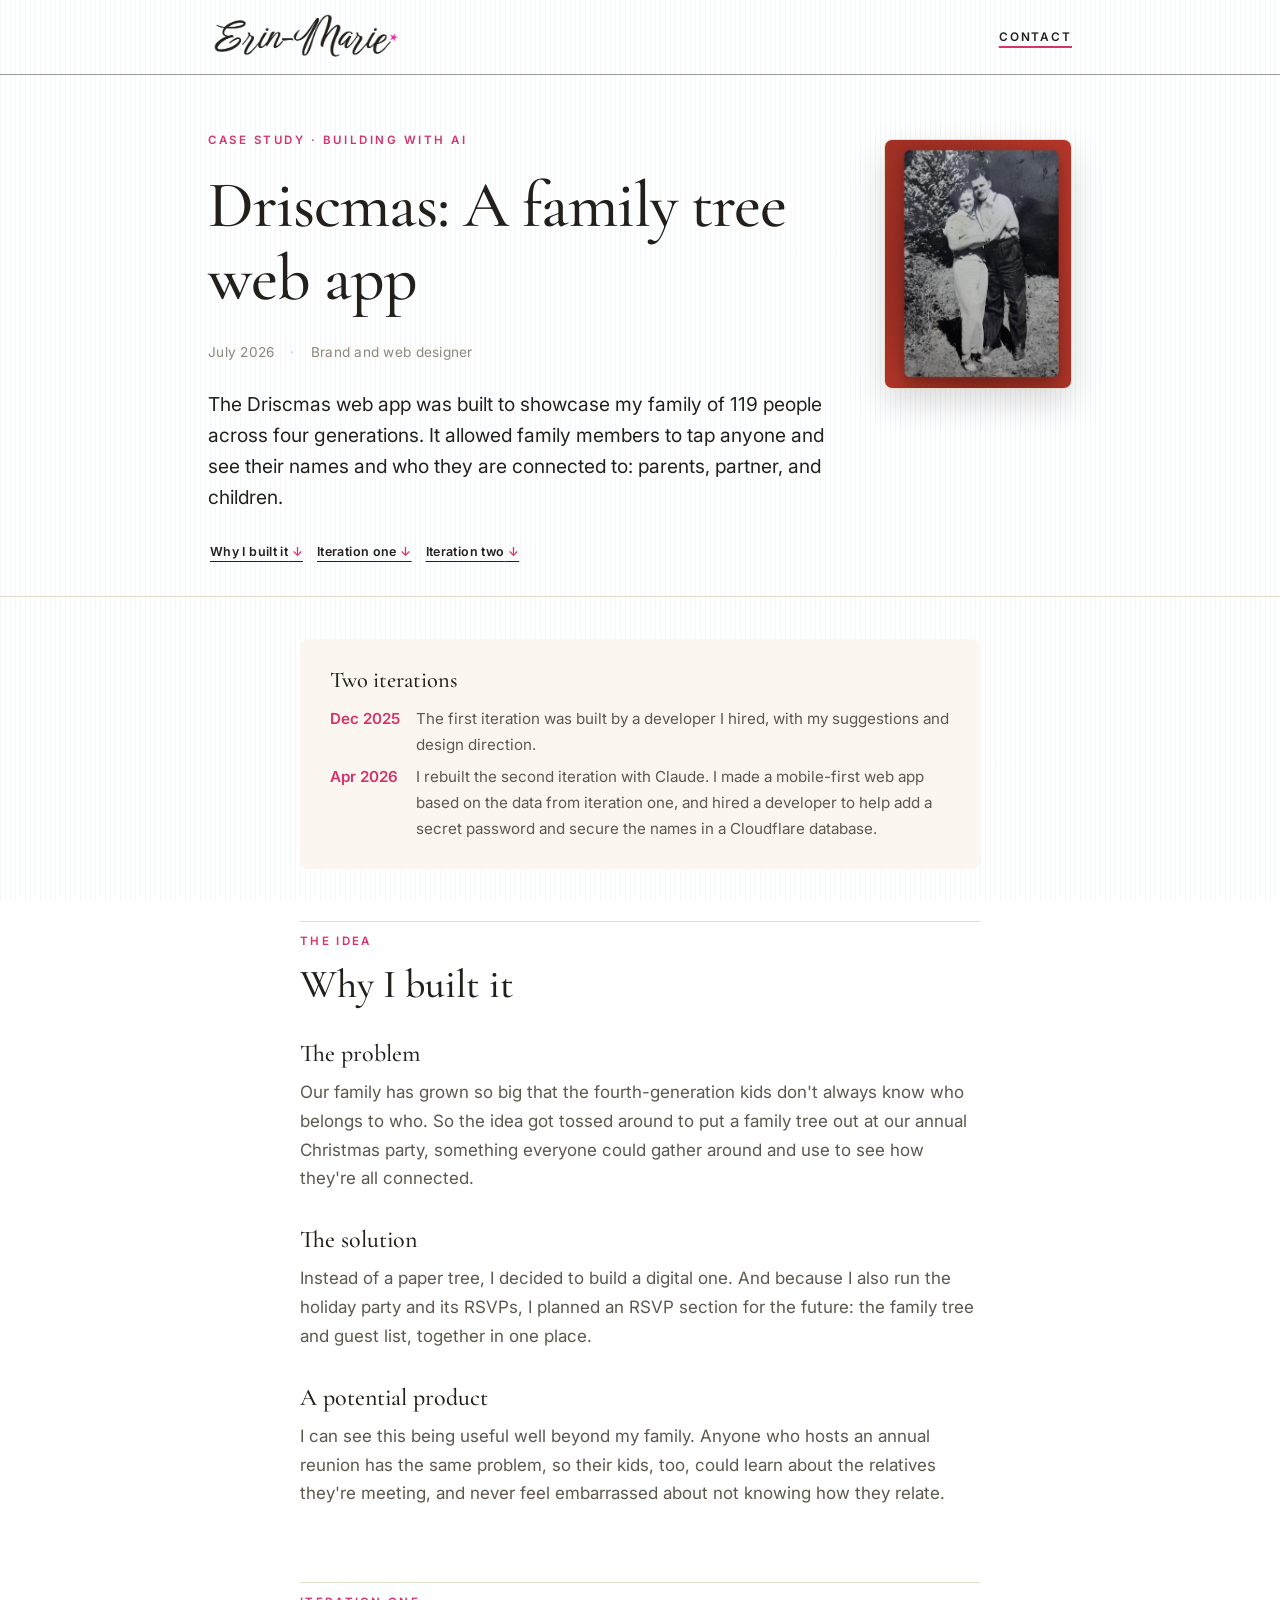
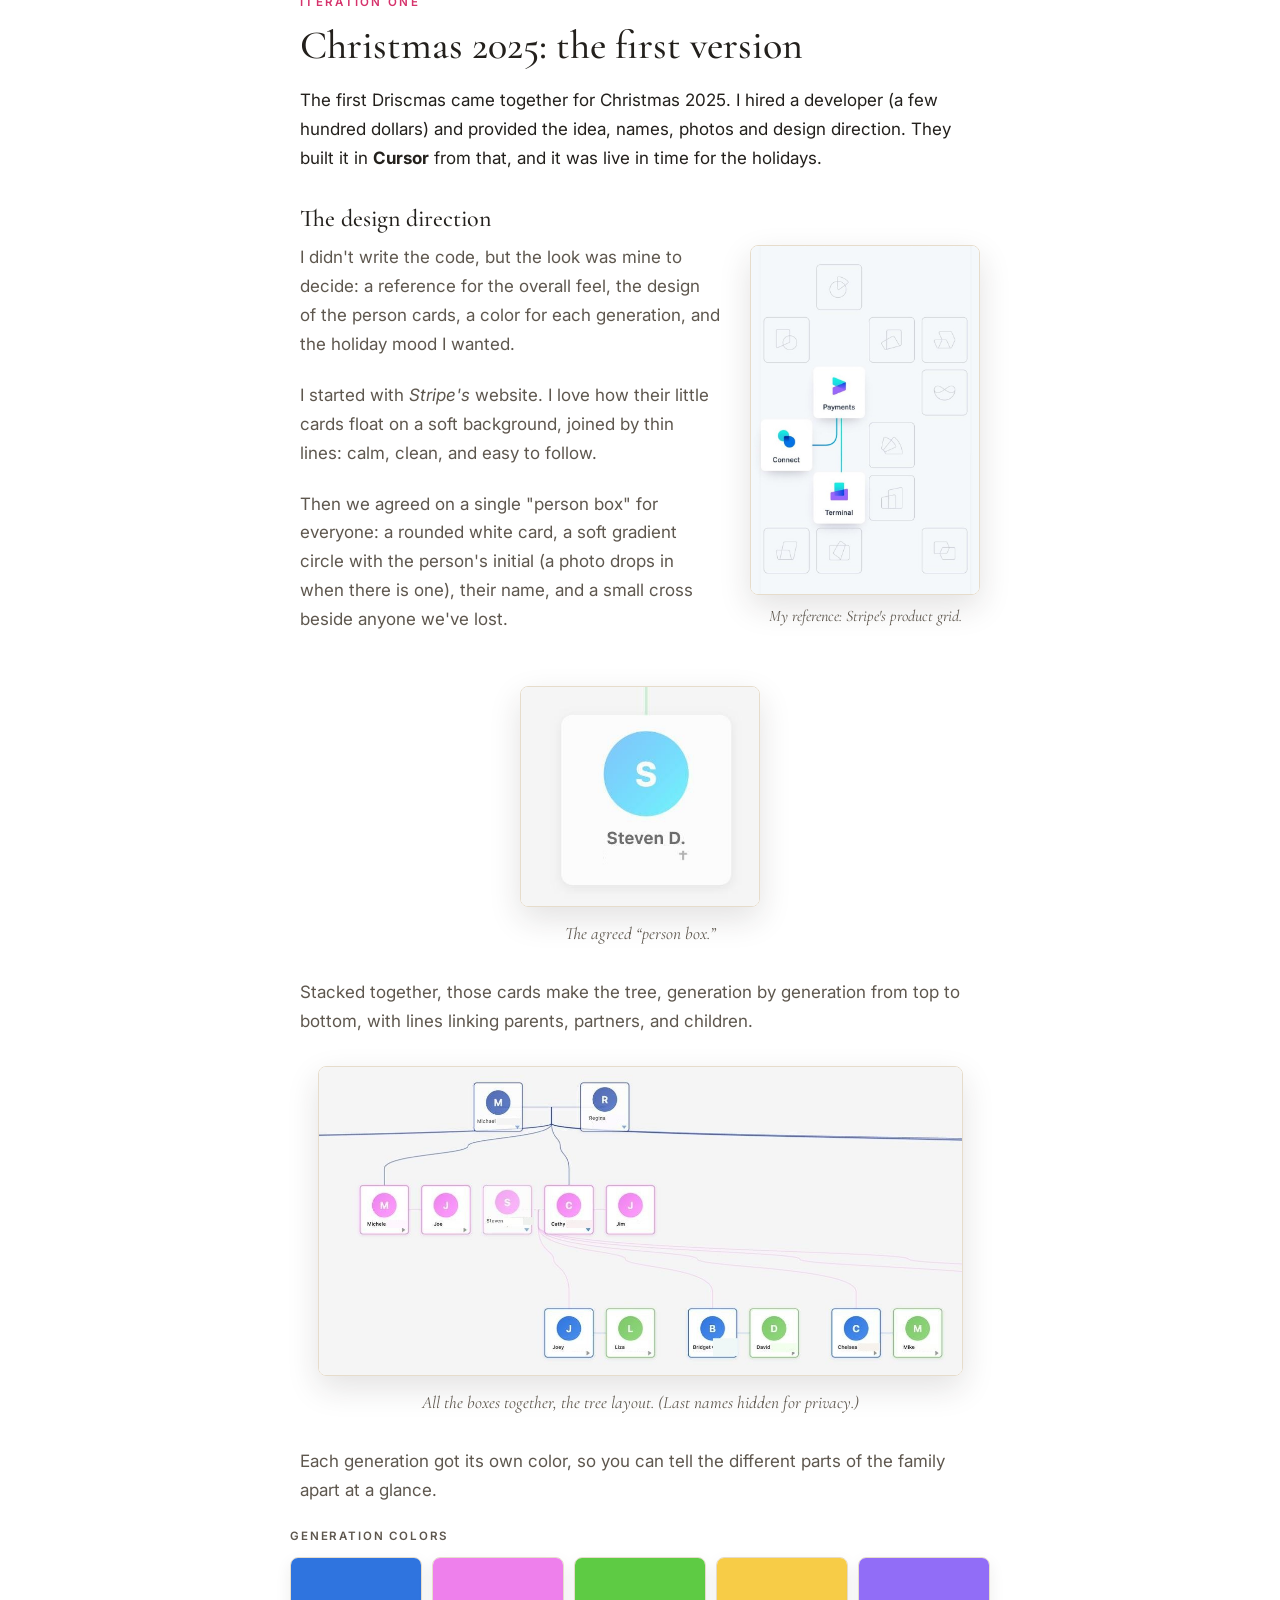
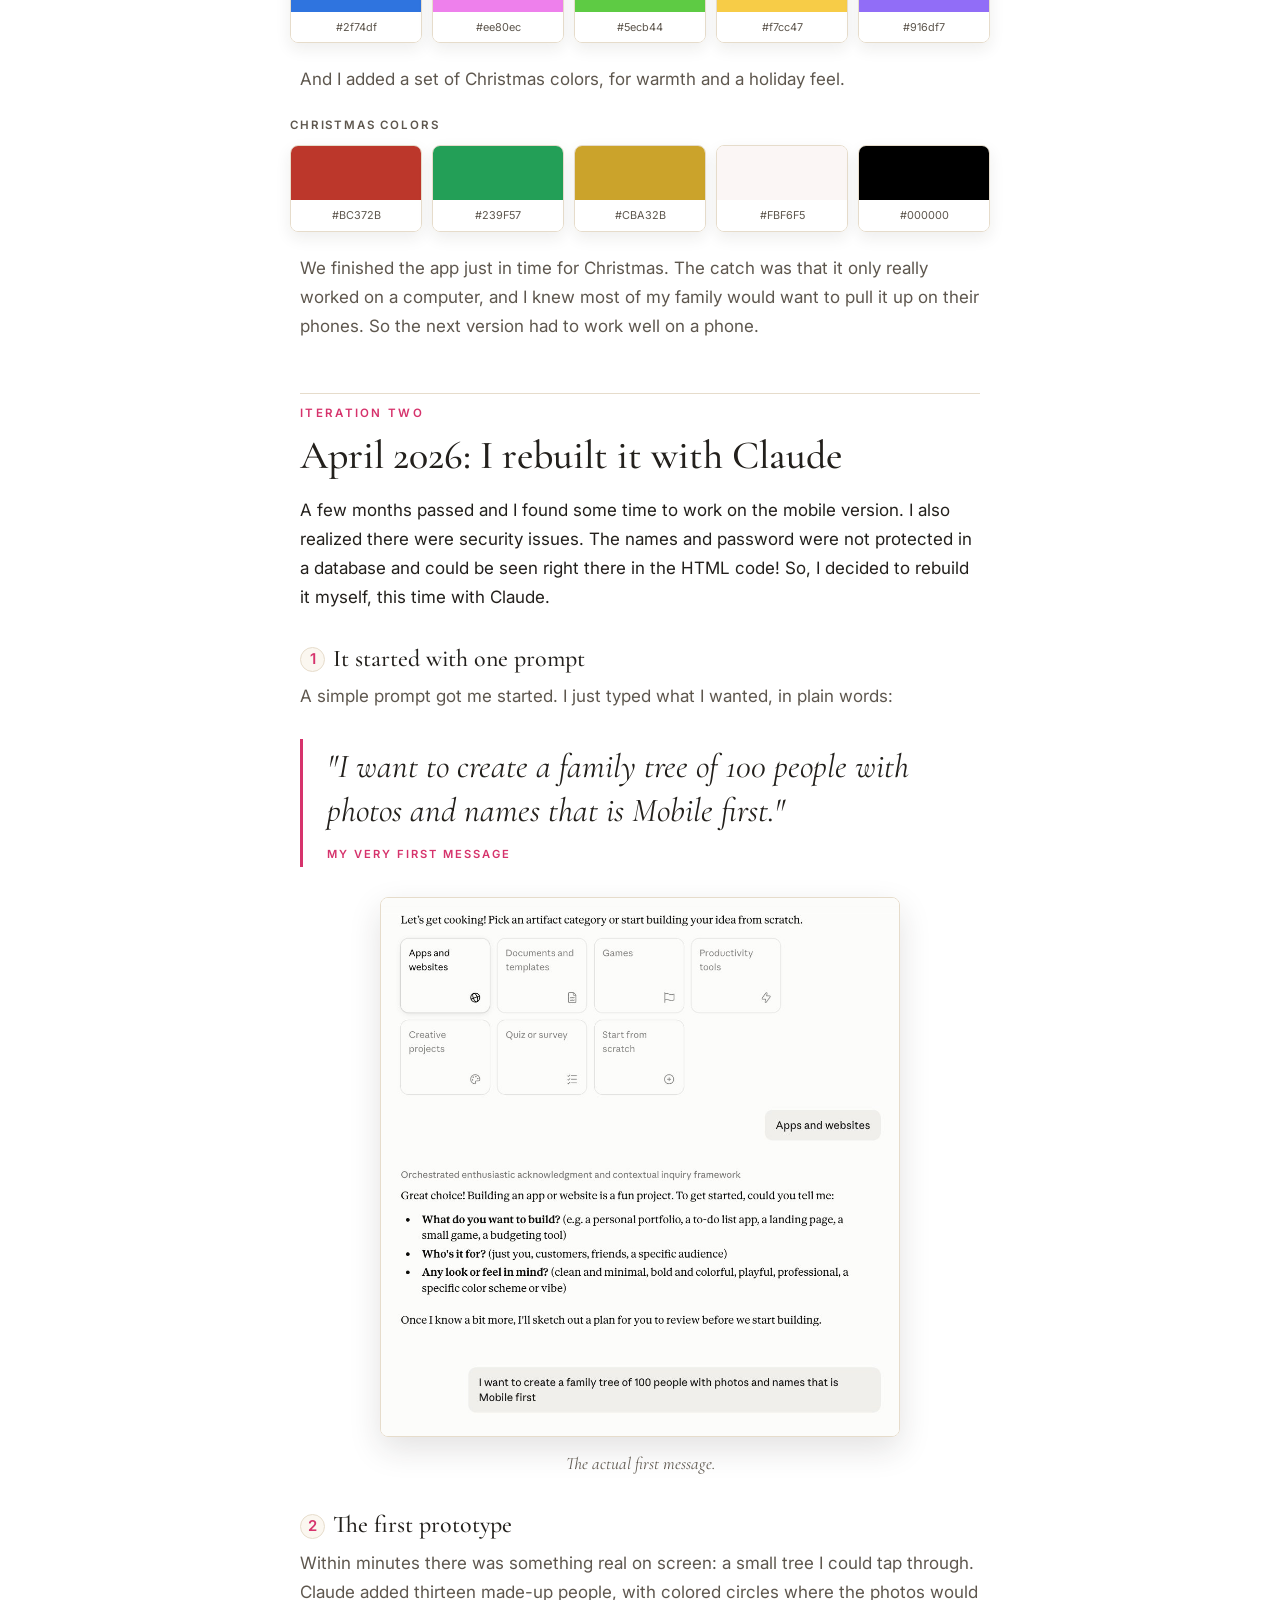
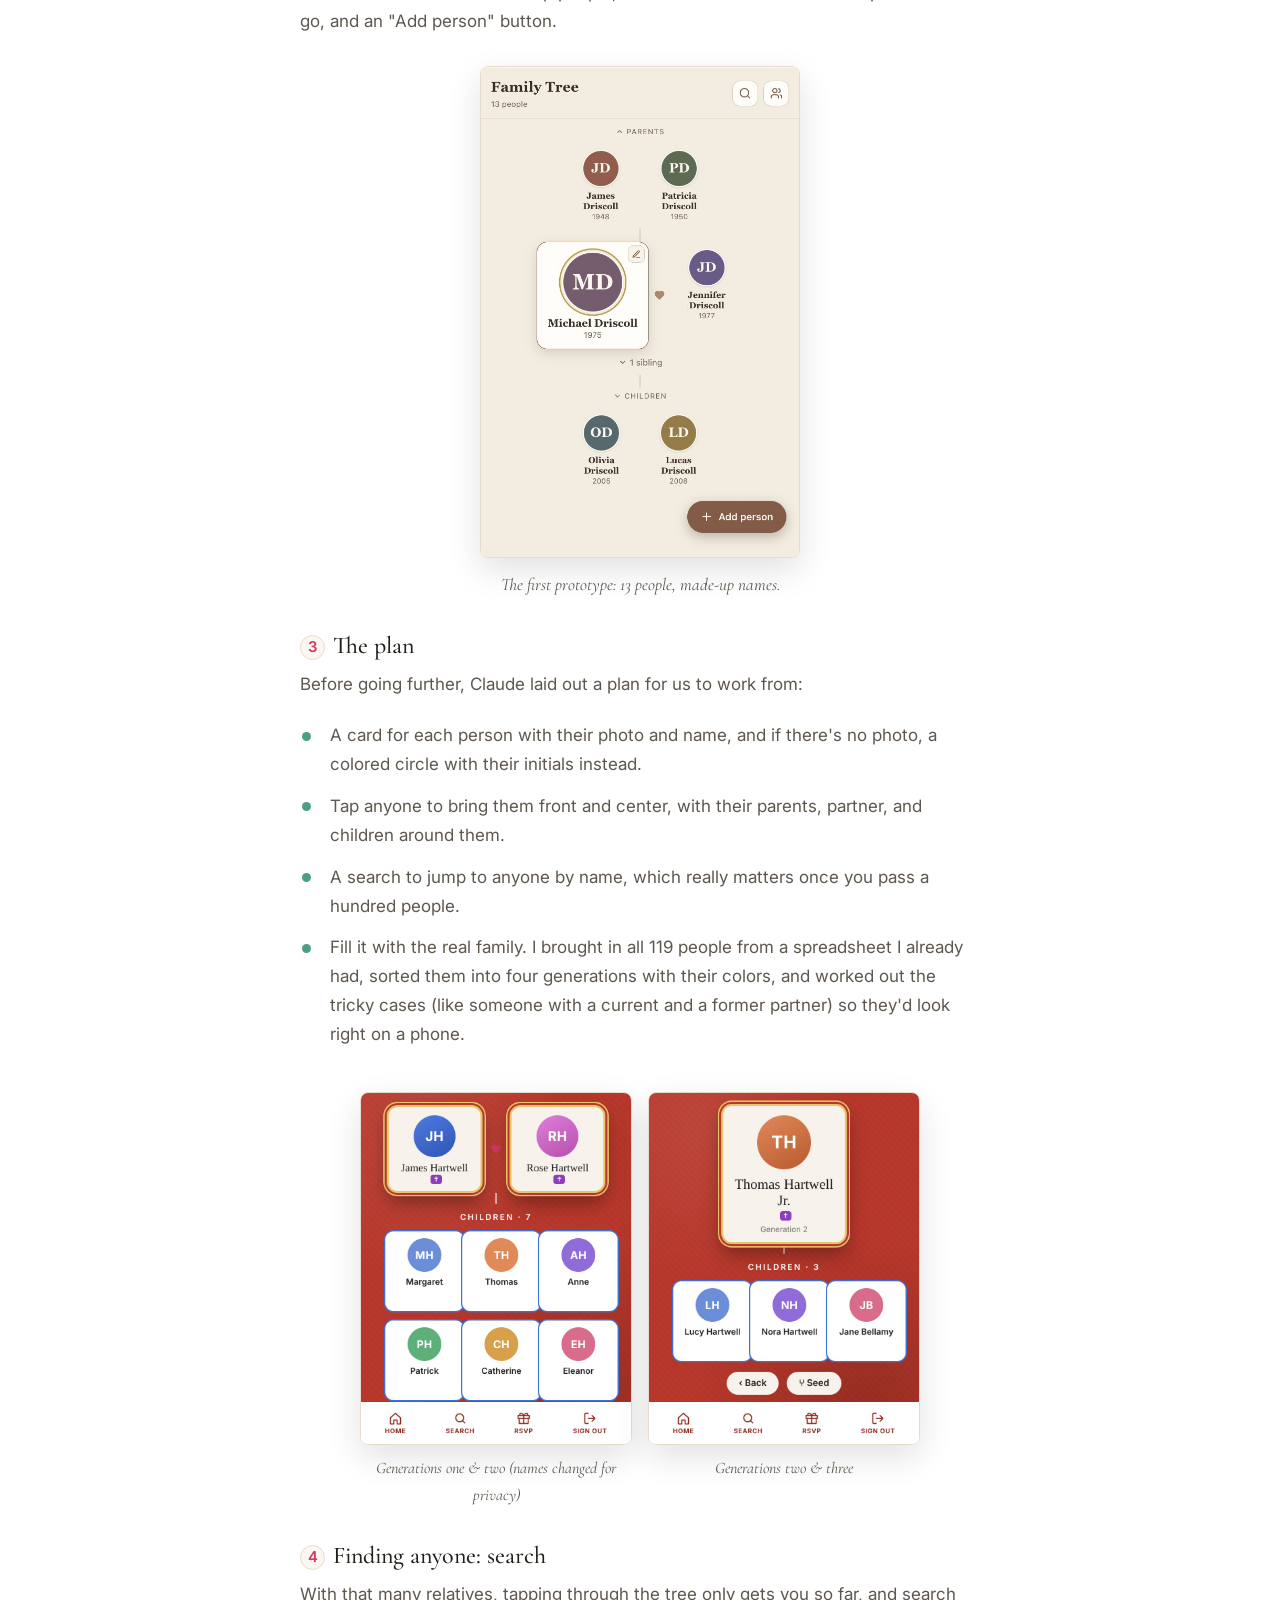
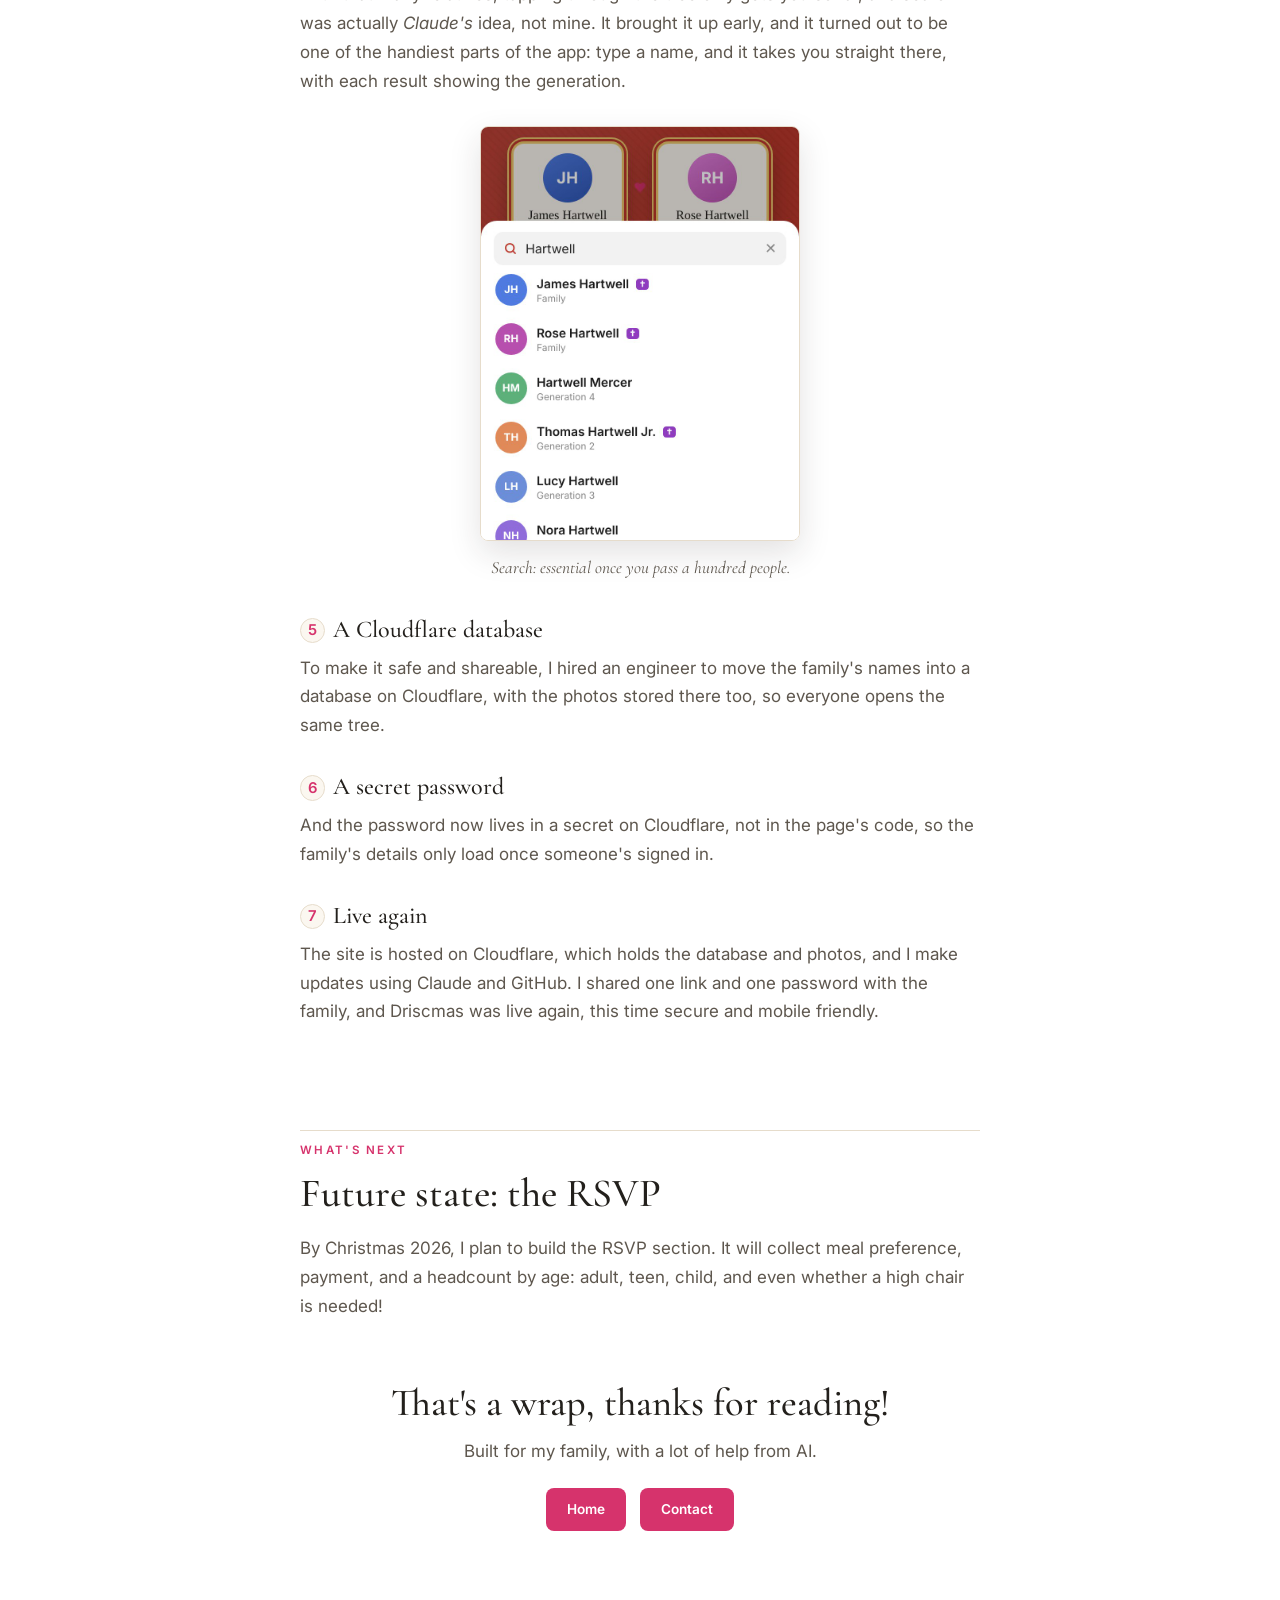
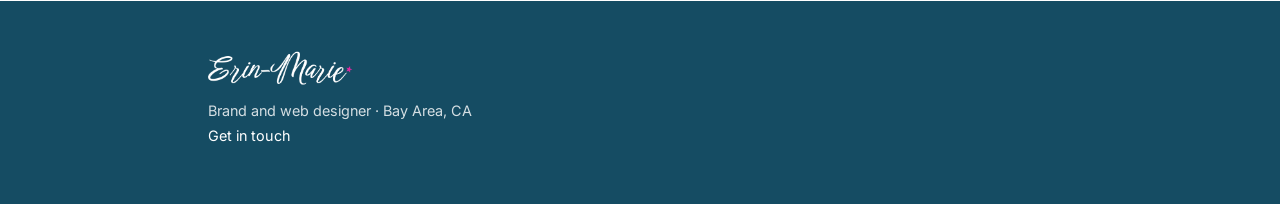
<file: driscmas.html>
<!DOCTYPE html>
<html lang="en">
<head>
<meta charset="UTF-8">
<meta name="viewport" content="width=device-width, initial-scale=1">
<title>Driscmas: A family tree web app</title>
<link rel="icon" type="image/png" href="favicon.png">
<link rel="apple-touch-icon" href="favicon.png">
<meta name="description" content="How our private family tree and holiday RSVP web app was built with AI, twice: 119 relatives across four generations.">
<link rel="preconnect" href="https://fonts.googleapis.com">
<link rel="preconnect" href="https://fonts.gstatic.com" crossorigin>
<link href="https://fonts.googleapis.com/css2?family=Cormorant+Garamond:ital,wght@0,400;0,500;0,600;1,500&family=Inter:wght@400;500;600&display=swap" rel="stylesheet">
<link rel="stylesheet" href="driscmas.css?v=1">
</head>
<body>

<!-- TOP BAR -->
<header class="top">
  <div class="wrap row">
    <a class="logo" href="index.html">
      <img src="assets/erin-marie/logo.png" alt="Erin-Marie" data-fallback>
      <span class="wordmark d1">Erin-Marie<b>.</b></span>
    </a>
    <nav class="nav">
      <a class="here" href="index.html#contact">Contact</a>
    </nav>
  </div>
</header>

<!-- POST HEADER -->
<header class="post-head">
  <div class="wrap">
    <div class="head-grid">
      <div class="head-main">
        <span class="eyebrow">Case study · Building with AI</span>
        <h1 class="post-title">Driscmas: A family tree web app</h1>
        <div class="byline">
          <span>July 2026</span>
          <span class="dot">·</span><span>Brand and web designer</span>
        </div>
        <p class="lead-p">The Driscmas web app was built to showcase my family of 119 people across four generations. It allowed family members to tap anyone and see their names and who they are connected to: parents, partner, and children.</p>
        <nav class="jumps">
          <a href="#backstory">Why I built it</a>
          <a href="#iteration-one">Iteration one</a>
          <a href="#iteration-two">Iteration two</a>
        </nav>
      </div>
      <div class="head-media">
        <img src="assets/driscmas/welcome.jpg" alt="The Driscmas welcome screen">
      </div>
    </div>
  </div>
</header>

<article>
  <div class="wrap">
    <div class="stack d2">
      <h3>Two iterations</h3>
      <div class="v">
        <div class="yr">Dec 2025</div><div class="d">The first iteration was built by a developer I hired, with my suggestions and design direction.</div>
        <div class="yr">Apr 2026</div><div class="d">I rebuilt the second iteration with Claude. I made a mobile-first web app based on the data from iteration one, and hired a developer to help add a secret password and secure the names in a Cloudflare database.</div>
      </div>
    </div>


    <!-- WHY -->
    <div class="col prose">
      <div class="h2wrap" id="backstory">
        <span class="kicker">The idea</span>
        <h2>Why I built it</h2>
      </div>
      <h3>The problem</h3>
      <p class="soft">Our family has grown so big that the fourth-generation kids don't always know who belongs to who. So the idea got tossed around to put a family tree out at our annual Christmas party, something everyone could gather around and use to see how they're all connected.</p>
      <h3>The solution</h3>
      <p class="soft">Instead of a paper tree, I decided to build a digital one. And because I also run the holiday party and its RSVPs, I planned an RSVP section for the future: the family tree and guest list, together in one place.</p>
      <h3>A potential product</h3>
      <p class="soft">I can see this being useful well beyond my family. Anyone who hosts an annual reunion has the same problem, so their kids, too, could learn about the relatives they're meeting, and never feel embarrassed about not knowing how they relate.</p>
    </div>

    <!-- ITERATION 1 -->
    <div class="col prose d3">
      <div class="h2wrap" id="iteration-one">
        <span class="kicker">Iteration one</span>
        <h2>Christmas 2025: the first version</h2>
      </div>
      <p>The first Driscmas came together for Christmas 2025. I hired a developer (a few hundred dollars) and provided the idea, names, photos and design direction. They built it in <strong>Cursor</strong> from that, and it was live in time for the holidays.</p>

      <h3>The design direction</h3>
      <figure class="fig-right">
        <img src="assets/driscmas/v1-stripe.jpg" alt="Stripe.com's product grid, used as a design reference">
        <figcaption>My reference: Stripe's product grid.</figcaption>
      </figure>
      <p class="soft">I didn't write the code, but the look was mine to decide: a reference for the overall feel, the design of the person cards, a color for each generation, and the holiday mood I wanted.</p>
      <p class="soft">I started with <em>Stripe's</em> website. I love how their little cards float on a soft background, joined by thin lines: calm, clean, and easy to follow.</p>
      <p class="soft">Then we agreed on a single "person box" for everyone: a rounded white card, a soft gradient circle with the person's initial (a photo drops in when there is one), their name, and a small cross beside anyone we've lost.</p>
    </div>

    <figure class="fig phone d4">
      <img src="assets/driscmas/v1-person-box.jpg" alt="The agreed person-card design, showing a gradient initial avatar and a name">
      <figcaption>The agreed &ldquo;person box.&rdquo;</figcaption>
    </figure>

    <div class="col prose">
      <p class="soft">Stacked together, those cards make the tree, generation by generation from top to bottom, with lines linking parents, partners, and children.</p>
    </div>

    <figure class="fig wide d5">
      <img src="assets/driscmas/v1-wireframe.jpg" alt="Wireframe of the family tree showing the person boxes connected across generations">
      <figcaption>All the boxes together, the tree layout. (Last names hidden for privacy.)</figcaption>
    </figure>

    <div class="col prose">
      <p class="soft">Each generation got its own color, so you can tell the different parts of the family apart at a glance.</p>
    </div>
    <div class="palette-block">
      <div class="pal-label">Generation colors</div>
      <div class="palette">
        <div class="sw"><div class="chip d6"></div><div class="hex">#2f74df</div></div>
        <div class="sw"><div class="chip d7"></div><div class="hex">#ee80ec</div></div>
        <div class="sw"><div class="chip d8"></div><div class="hex">#5ecb44</div></div>
        <div class="sw"><div class="chip d9"></div><div class="hex">#f7cc47</div></div>
        <div class="sw"><div class="chip d10"></div><div class="hex">#916df7</div></div>
      </div>
    </div>

    <div class="col prose">
      <p class="soft">And I added a set of Christmas colors, for warmth and a holiday feel.</p>
    </div>
    <div class="palette-block">
      <div class="pal-label">Christmas colors</div>
      <div class="palette">
        <div class="sw"><div class="chip d11"></div><div class="hex">#BC372B</div></div>
        <div class="sw"><div class="chip d12"></div><div class="hex">#239F57</div></div>
        <div class="sw"><div class="chip d13"></div><div class="hex">#CBA32B</div></div>
        <div class="sw"><div class="chip d14"></div><div class="hex">#FBF6F5</div></div>
        <div class="sw"><div class="chip d15"></div><div class="hex">#000000</div></div>
      </div>
    </div>

    <div class="col prose">
      <p class="soft">We finished the app just in time for Christmas. The catch was that it only really worked on a computer, and I knew most of my family would want to pull it up on their phones. So the next version had to work well on a phone.</p>
    </div>

    <!-- ITERATION 2 -->
    <div class="col prose">
      <div class="h2wrap" id="iteration-two">
        <span class="kicker">Iteration two</span>
        <h2>April 2026: I rebuilt it with Claude</h2>
      </div>
      <p>A few months passed and I found some time to work on the mobile version. I also realized there were security issues. The names and password were not protected in a database and could be seen right there in the HTML code! So, I decided to rebuild it myself, this time with Claude.</p>

      <h3><span class="step">1</span>It started with one prompt</h3>
      <p class="soft">A simple prompt got me started. I just typed what I wanted, in plain words:</p>
      <blockquote class="quote">
        "I want to create a family tree of 100 people with photos and names that is Mobile first."
        <span class="who">My very first message</span>
      </blockquote>
    </div>

    <figure class="fig med">
      <img src="assets/driscmas/first-prompt.jpg" alt="Screenshot of the first message asking Claude to build a mobile-first family tree">
      <figcaption>The actual first message.</figcaption>
    </figure>

    <div class="col prose">
      <h3><span class="step">2</span>The first prototype</h3>
      <p class="soft">Within minutes there was something real on screen: a small tree I could tap through. Claude added thirteen made-up people, with colored circles where the photos would go, and an "Add person" button. </p>
    </div>

    <figure class="fig phone">
      <img src="assets/driscmas/prototype.jpg" alt="An early prototype of the family tree with 13 placeholder people">
      <figcaption>The first prototype: 13 people, made-up names.</figcaption>
    </figure>

    <div class="col prose">
      <h3><span class="step">3</span>The plan</h3>
      <p class="soft">Before going further, Claude laid out a plan for us to work from:</p>
      <ul class="plan">
        <li>A card for each person with their photo and name, and if there's no photo, a colored circle with their initials instead.</li>
        <li>Tap anyone to bring them front and center, with their parents, partner, and children around them.</li>
        <li>A search to jump to anyone by name, which really matters once you pass a hundred people.</li>
        <li>Fill it with the real family. I brought in all 119 people from a spreadsheet I already had, sorted them into four generations with their colors, and worked out the tricky cases (like someone with a current and a former partner) so they'd look right on a phone.</li>
      </ul>
    </div>

    <div class="duo">
      <figure>
        <img src="assets/driscmas/login-screen.jpg" alt="Generations one and two of the family tree">
        <figcaption>Generations one &amp; two (names changed for privacy)</figcaption>
      </figure>
      <figure>
        <img src="assets/driscmas/tree.jpg" alt="Generations two and three of the family tree">
        <figcaption>Generations two &amp; three</figcaption>
      </figure>
    </div>

    <div class="col prose">
      <h3><span class="step">4</span>Finding anyone: search</h3>
      <p class="soft">With that many relatives, tapping through the tree only gets you so far, and search was actually <em>Claude's</em> idea, not mine. It brought it up early, and it turned out to be one of the handiest parts of the app: type a name, and it takes you straight there, with each result showing the generation.</p>
    </div>

    <figure class="fig phone">
      <img src="assets/driscmas/search.jpg" alt="Searching the family tree by name">
      <figcaption>Search: essential once you pass a hundred people.</figcaption>
    </figure>

    <div class="col prose">
      <h3><span class="step">5</span>A Cloudflare database</h3>
      <p class="soft">To make it safe and shareable, I hired an engineer to move the family's names into a database on Cloudflare, with the photos stored there too, so everyone opens the same tree.</p>

      <h3><span class="step">6</span>A secret password</h3>
      <p class="soft">And the password now lives in a secret on Cloudflare, not in the page's code, so the family's details only load once someone's signed in.</p>

      <h3><span class="step">7</span>Live again</h3>
      <p class="soft">The site is hosted on Cloudflare, which holds the database and photos, and I make updates using Claude and GitHub. I shared one link and one password with the family, and Driscmas was live again, this time secure and mobile friendly.</p>
    </div>

  </div>
</article>

<!-- FUTURE STATE -->
<section class="recap">
  <div class="wrap">
    <div class="col prose">
      <div class="h2wrap"><span class="kicker">What's next</span><h2>Future state: the RSVP</h2></div>
      <p class="soft">By Christmas 2026, I plan to build the RSVP section. It will collect meal preference, payment, and a headcount by age: adult, teen, child, and even whether a high chair is needed!</p>
    </div>
  </div>
</section>

<!-- CLOSING -->
<section class="cta-sec">
  <div class="wrap col">
    <h2>That's a wrap, thanks for reading!</h2>
    <p>Built for my family, with a lot of help from AI.</p>
    <div class="btnrow d16">
      <a class="btn btn-pink d17" href="index.html">Home</a>
      <a class="btn btn-pink d17" href="index.html#contact">Contact</a>
    </div>
  </div>
</section>

<!-- FOOTER -->
<footer class="foot">
  <div class="wrap row">
    <div>
      <div class="wordmark"><img src="assets/site/erin-marie-logo-white.png" alt="Erin-Marie" data-fallback><span class="d18">Erin-Marie<b>.</b></span></div>
      <div class="meta d19">Brand and web designer · Bay Area, CA</div>
      <div class="meta"><a href="index.html#contact">Get in touch</a></div>
    </div>
  </div>
</footer>


<div class="lb" id="lb" role="dialog" aria-modal="true" aria-label="Enlarged image"><button class="lbx" type="button" aria-label="Close">&times;</button><img class="lbimg" alt=""><div class="lbh">Click image to zoom &middot; Esc to close</div></div>
<script src="driscmas.js?v=1"></script>
</body>
</html>
</file>
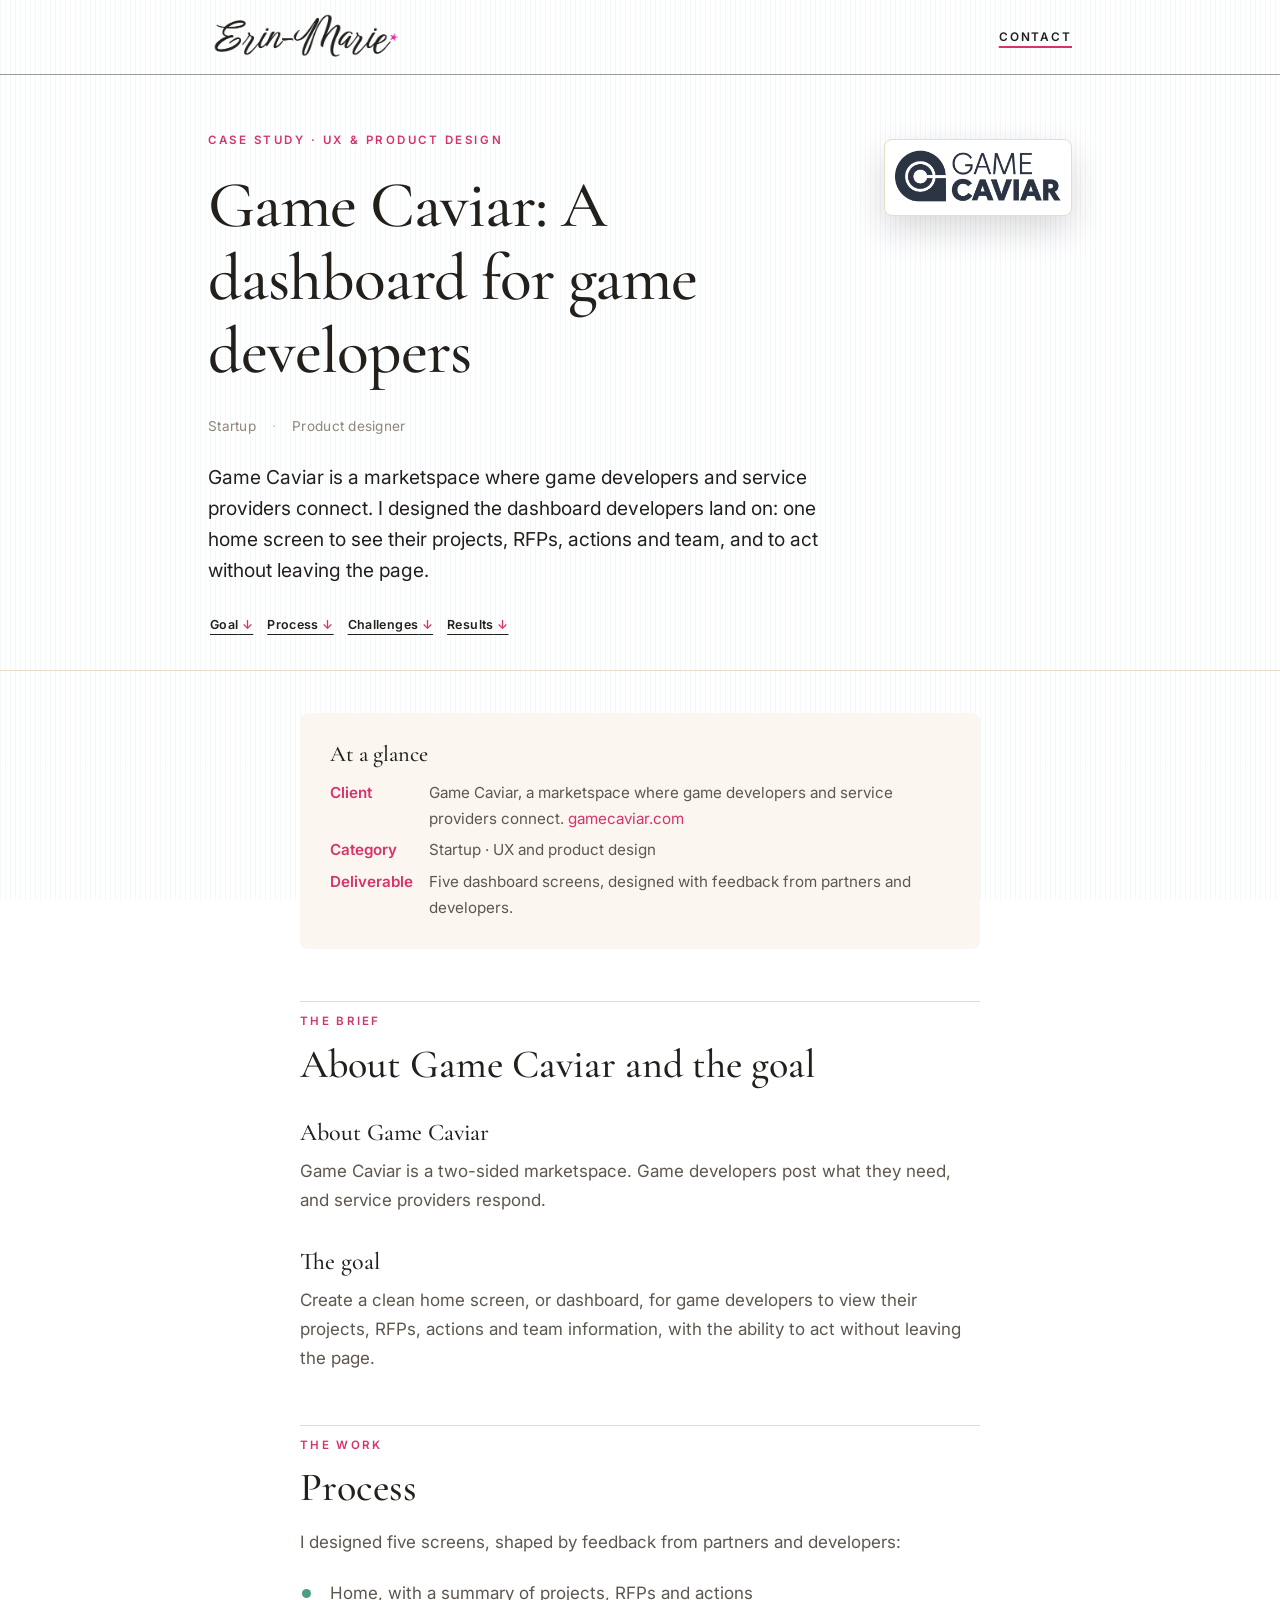
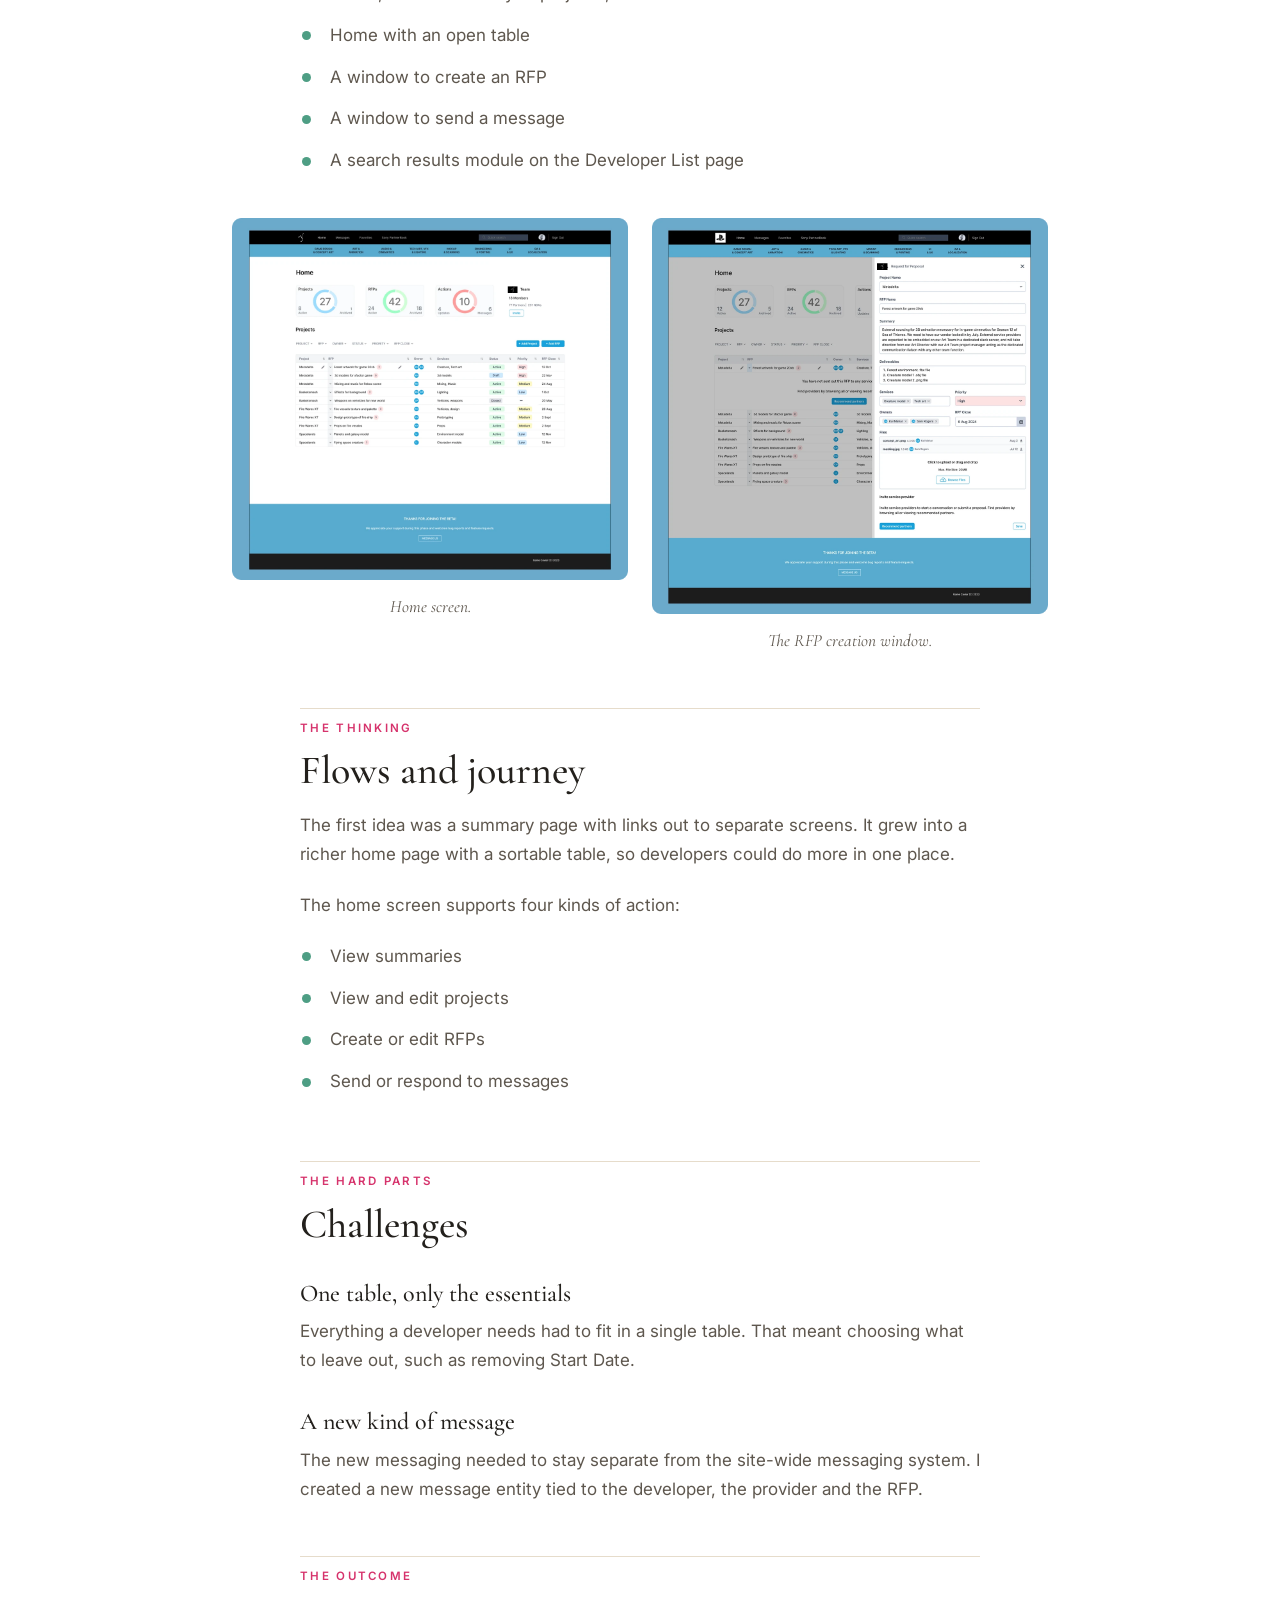
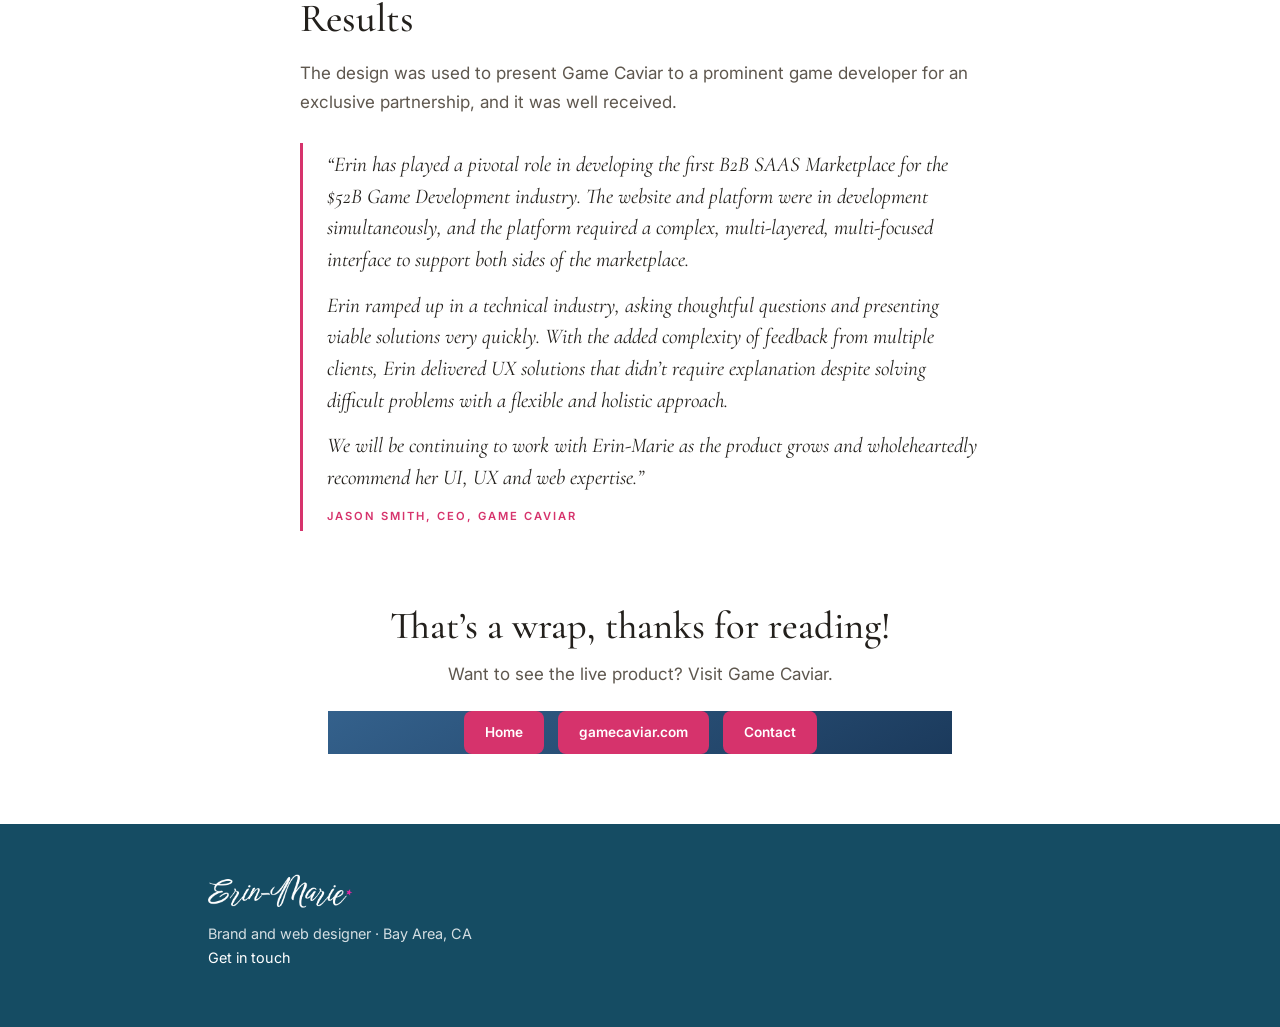
<file: gamecaviar.html>
<!DOCTYPE html>
<html lang="en">
<head>
<meta charset="UTF-8">
<meta name="viewport" content="width=device-width, initial-scale=1">
<title>Game Caviar: A dashboard for game developers</title>
<link rel="icon" type="image/png" href="favicon.png">
<link rel="apple-touch-icon" href="favicon.png">
<meta name="description" content="A case study of the Game Caviar dashboard: one home screen where game developers see projects, RFPs, actions and their team, and act without leaving the page.">
<link rel="preconnect" href="https://fonts.googleapis.com">
<link rel="preconnect" href="https://fonts.gstatic.com" crossorigin>
<link href="https://fonts.googleapis.com/css2?family=Cormorant+Garamond:ital,wght@0,400;0,500;0,600;1,500&family=Inter:wght@400;500;600&display=swap" rel="stylesheet">
<link rel="stylesheet" href="gamecaviar.css?v=1">
</head>
<body>

<!-- TOP BAR -->
<header class="top">
  <div class="wrap row">
    <a class="logo" href="index.html">
      <img src="assets/erin-marie/logo.png" alt="Erin-Marie" data-fallback>
      <span class="wordmark g1">Erin-Marie<b>.</b></span>
    </a>
    <nav class="nav">
      <a class="here" href="index.html#contact">Contact</a>
    </nav>
  </div>
</header>

<!-- POST HEADER -->
<header class="post-head">
  <div class="wrap">
    <div class="head-grid">
      <div class="head-main">
        <span class="eyebrow">Case study &middot; UX &amp; product design</span>
        <h1 class="post-title">Game Caviar: A dashboard for game developers</h1>
        <div class="byline">
          <span>Startup</span>
          <span class="dot">&middot;</span><span>Product designer</span>
        </div>
        <p class="lead-p">Game Caviar is a marketspace where game developers and service providers connect. I designed the dashboard developers land on: one home screen to see their projects, RFPs, actions and team, and to act without leaving the page.</p>
        <nav class="jumps">
          <a href="#goal">Goal</a>
          <a href="#process">Process</a>
          <a href="#challenges">Challenges</a>
          <a href="#results">Results</a>
        </nav>
      </div>
      <div class="head-media">
        <img src="assets/gamecaviar/logo.png" alt="Game Caviar logo" class="g2">
      </div>
    </div>
  </div>
</header>

<article>
  <div class="wrap">
    <div class="stack g3">
      <h3>At a glance</h3>
      <div class="v">
        <div class="yr">Client</div><div class="d">Game Caviar, a marketspace where game developers and service providers connect. <a href="https://gamecaviar.com" target="_blank" rel="noopener">gamecaviar.com</a></div>
        <div class="yr">Category</div><div class="d">Startup &middot; UX and product design</div>
        <div class="yr">Deliverable</div><div class="d">Five dashboard screens, designed with feedback from partners and developers.</div>
      </div>
    </div>

    <!-- ABOUT + GOAL -->
    <div class="col prose">
      <div class="h2wrap" id="goal">
        <span class="kicker">The brief</span>
        <h2>About Game Caviar and the goal</h2>
      </div>
      <h3>About Game Caviar</h3>
      <p class="soft">Game Caviar is a two-sided marketspace. Game developers post what they need, and service providers respond.</p>
      <h3>The goal</h3>
      <p class="soft">Create a clean home screen, or dashboard, for game developers to view their projects, RFPs, actions and team information, with the ability to act without leaving the page.</p>
    </div>

    <!-- PROCESS -->
    <div class="col prose">
      <div class="h2wrap" id="process">
        <span class="kicker">The work</span>
        <h2>Process</h2>
      </div>
      <p class="soft">I designed five screens, shaped by feedback from partners and developers:</p>
      <ul class="plan">
        <li>Home, with a summary of projects, RFPs and actions</li>
        <li>Home with an open table</li>
        <li>A window to create an RFP</li>
        <li>A window to send a message</li>
        <li>A search results module on the Developer List page</li>
      </ul>
    </div>

    <div class="pair">
      <figure class="fig"><img src="assets/gamecaviar/dashboard-home.webp" alt="The Game Caviar home screen: project, RFP and action summaries above a table of RFPs" width="1236" height="1128" class="g4"><figcaption>Home screen.</figcaption></figure>
      <figure class="fig"><img src="assets/gamecaviar/dashboard-rfp.webp" alt="The Game Caviar request-for-proposal window sliding in over the home screen" width="1236" height="1236" class="g4"><figcaption>The RFP creation window.</figcaption></figure>
    </div>
    

    <!-- FLOWS -->
    <div class="col prose">
      <div class="h2wrap" id="flows">
        <span class="kicker">The thinking</span>
        <h2>Flows and journey</h2>
      </div>
      <p class="soft">The first idea was a summary page with links out to separate screens. It grew into a richer home page with a sortable table, so developers could do more in one place.</p>
      <p class="soft">The home screen supports four kinds of action:</p>
      <ul class="plan">
        <li>View summaries</li>
        <li>View and edit projects</li>
        <li>Create or edit RFPs</li>
        <li>Send or respond to messages</li>
      </ul>
    </div>

    <!-- CHALLENGES -->
    <div class="col prose">
      <div class="h2wrap" id="challenges">
        <span class="kicker">The hard parts</span>
        <h2>Challenges</h2>
      </div>
      <h3>One table, only the essentials</h3>
      <p class="soft">Everything a developer needs had to fit in a single table. That meant choosing what to leave out, such as removing Start Date.</p>
      <h3>A new kind of message</h3>
      <p class="soft">The new messaging needed to stay separate from the site-wide messaging system. I created a new message entity tied to the developer, the provider and the RFP.</p>
    </div>

    <!-- RESULTS -->
    <div class="col prose">
      <div class="h2wrap" id="results">
        <span class="kicker">The outcome</span>
        <h2>Results</h2>
      </div>
      <p class="soft">The design was used to present Game Caviar to a prominent game developer for an exclusive partnership, and it was well received.</p>
      <blockquote class="quote tq">
        <p>&ldquo;Erin has played a pivotal role in developing the first B2B SAAS Marketplace for the $52B Game Development industry. The website and platform were in development simultaneously, and the platform required a complex, multi-layered, multi-focused interface to support both sides of the marketplace.</p>
        <p>Erin ramped up in a technical industry, asking thoughtful questions and presenting viable solutions very quickly. With the added complexity of feedback from multiple clients, Erin delivered UX solutions that didn&rsquo;t require explanation despite solving difficult problems with a flexible and holistic approach.</p>
        <p>We will be continuing to work with Erin-Marie as the product grows and wholeheartedly recommend her UI, UX and web expertise.&rdquo;</p>
        <span class="who">Jason Smith, CEO, Game Caviar</span>
      </blockquote>
    </div>
  </div>
</article>

<!-- CLOSING -->
<section class="cta-sec">
  <div class="wrap col">
    <h2>That&rsquo;s a wrap, thanks for reading!</h2>
    <p>Want to see the live product? Visit Game Caviar.</p>
    <div class="btnrow g5">
      <a class="btn btn-pink g6" href="index.html">Home</a>
      <a class="btn btn-pink g6" href="https://gamecaviar.com" target="_blank" rel="noopener">gamecaviar.com</a>
      <a class="btn btn-pink g6" href="index.html#contact">Contact</a>
    </div>
  </div>
</section>

<!-- FOOTER -->
<footer class="foot">
  <div class="wrap row">
    <div>
      <div class="wordmark"><img src="assets/site/erin-marie-logo-white.png" alt="Erin-Marie" data-fallback><span class="g7">Erin-Marie<b>.</b></span></div>
      <div class="meta g8">Brand and web designer &middot; Bay Area, CA</div>
      <div class="meta"><a href="index.html#contact">Get in touch</a></div>
    </div>
  </div>
</footer>


<div class="lb" id="lb" role="dialog" aria-modal="true" aria-label="Enlarged image"><button class="lbx" type="button" aria-label="Close">&times;</button><img class="lbimg" alt=""><div class="lbh">Click image to zoom &middot; Esc to close</div></div>
<script src="gamecaviar.js?v=1"></script>
</body>
</html>
</file>
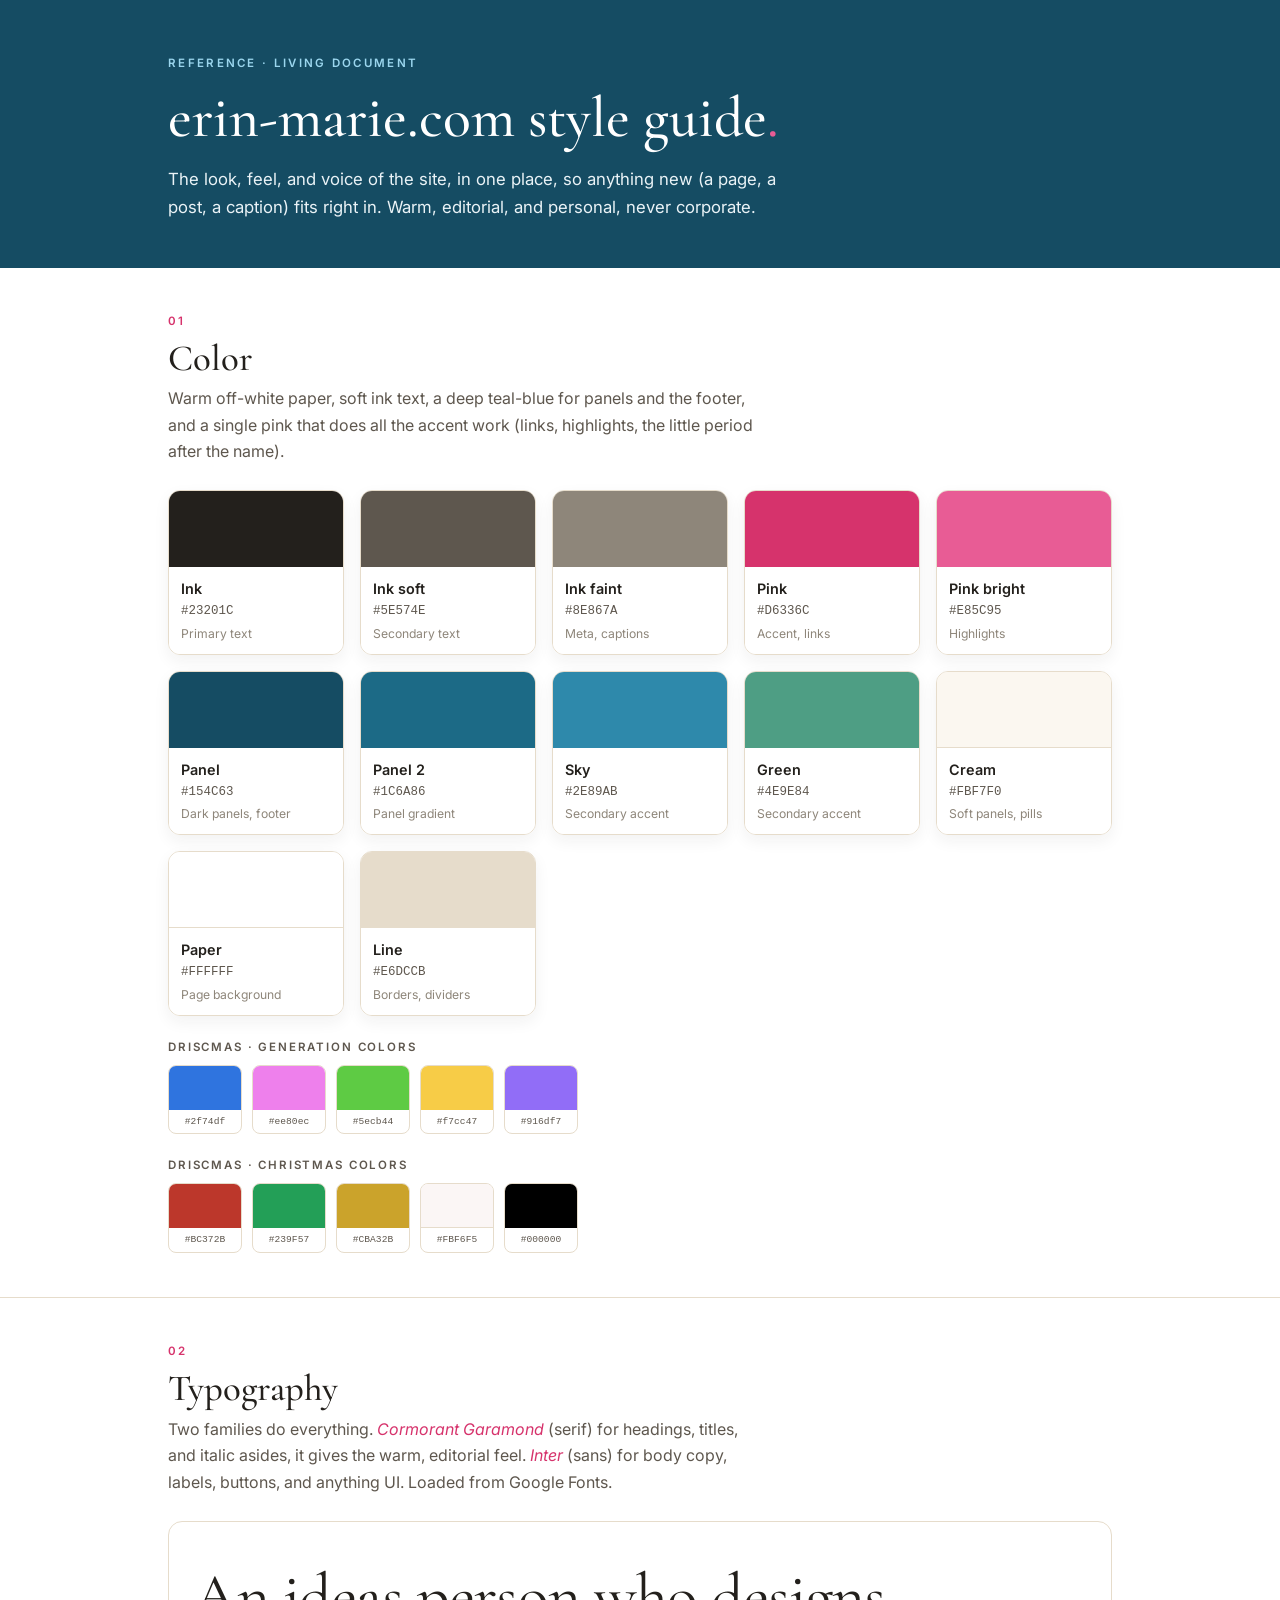
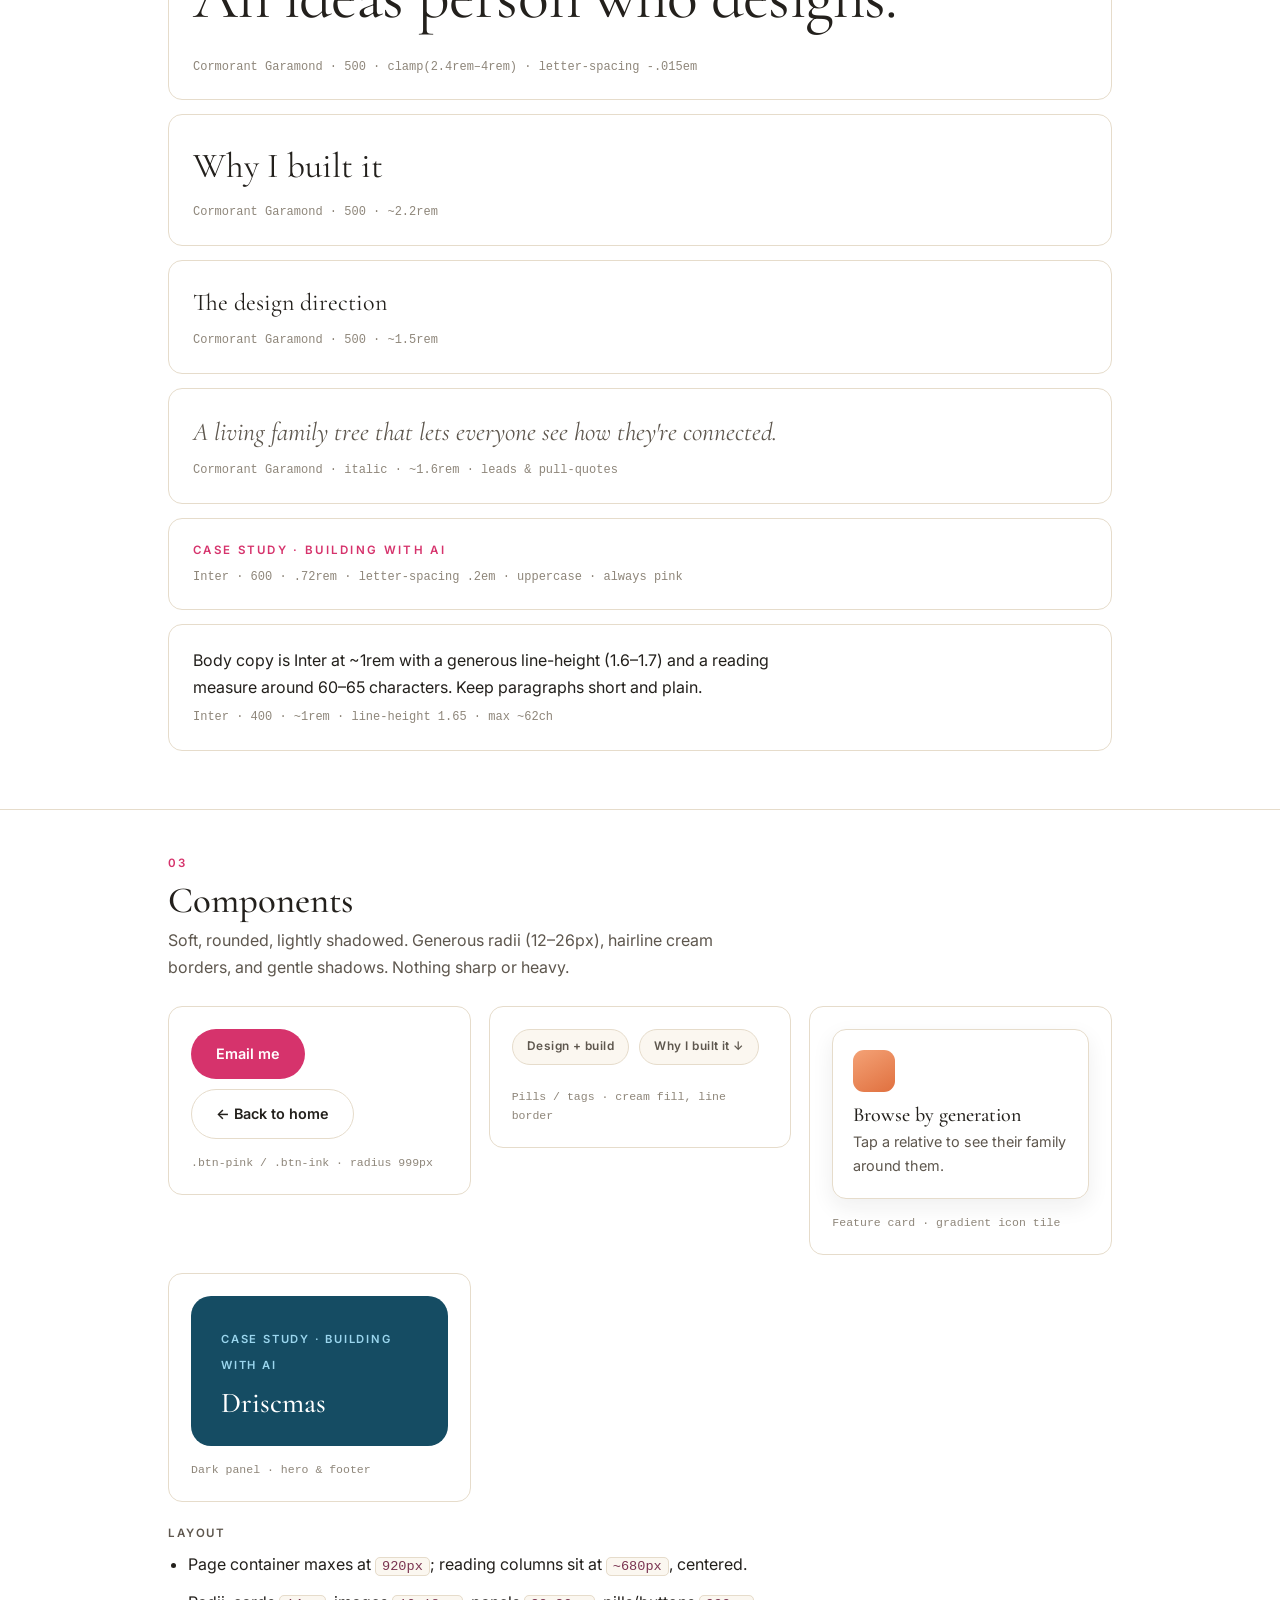
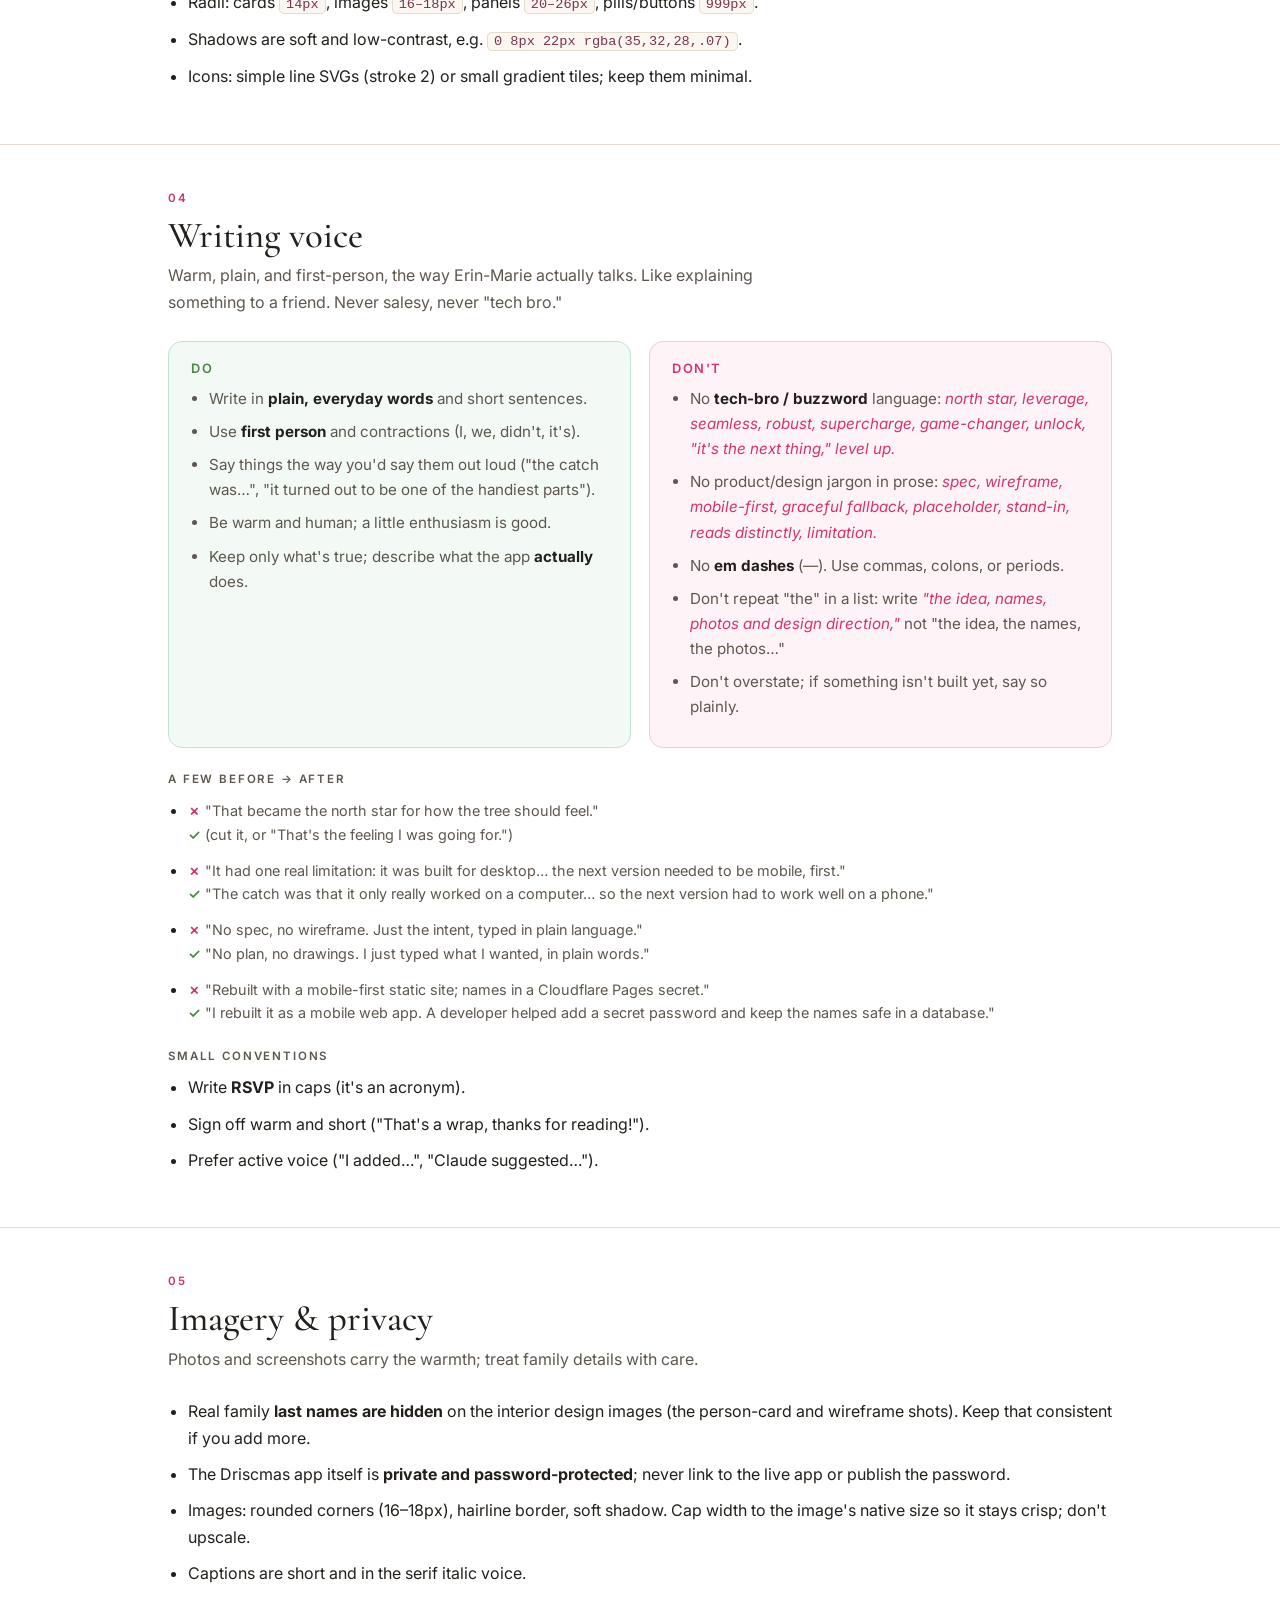
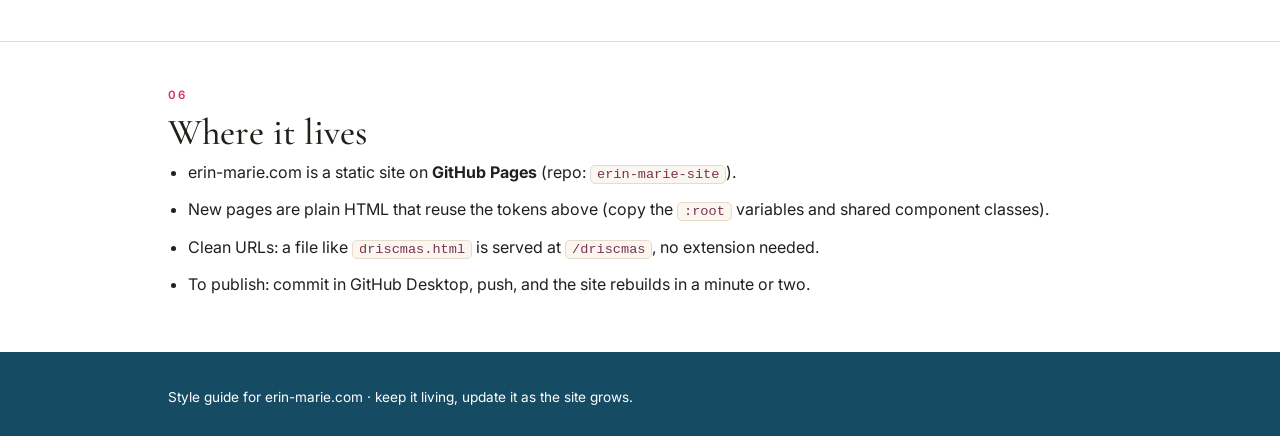
<file: styleguide.html>
<!DOCTYPE html>
<html lang="en">
<head>
<meta charset="UTF-8">
<meta name="viewport" content="width=device-width, initial-scale=1">
<title>erin-marie.com · Style Guide</title>
<link rel="preconnect" href="https://fonts.googleapis.com">
<link rel="preconnect" href="https://fonts.gstatic.com" crossorigin>
<link href="https://fonts.googleapis.com/css2?family=Cormorant+Garamond:ital,wght@0,400;0,500;0,600;1,500&family=Inter:wght@400;500;600&display=swap" rel="stylesheet">
<style>
  :root{
    --cream:#FBF7F0; --paper:#FFFFFF; --ink:#23201C; --ink-soft:#5E574E; --ink-faint:#8E867A;
    --sky:#2E89AB; --sky-d:#1C7CB0; --green:#4E9E84; --green-d:#46883F;
    --pink:#D6336C; --pink-br:#E85C95; --pink-soft:#FBD0E0;
    --panel:#154C63; --panel-2:#1C6A86; --line:#E6DCCB;
    --serif:'Cormorant Garamond',Georgia,serif; --sans:'Inter',-apple-system,sans-serif;
  }
  *{box-sizing:border-box;}
  body{margin:0;background:var(--paper);color:var(--ink);font-family:var(--sans);font-size:16px;line-height:1.65;-webkit-font-smoothing:antialiased;}
  .wrap{max-width:1000px;margin:0 auto;padding:0 28px;}
  h1,h2,h3,h4{font-family:var(--serif);font-weight:500;line-height:1.1;margin:0;}
  em{font-style:italic;color:var(--pink);}
  a{color:var(--pink);}
  code{font-family:ui-monospace,SFMono-Regular,Menlo,monospace;font-size:.85em;background:var(--cream);border:1px solid var(--line);border-radius:5px;padding:1px 6px;color:#7a3350;}
  .eyebrow{font-family:var(--sans);font-size:.72rem;font-weight:600;letter-spacing:.2em;text-transform:uppercase;color:var(--pink);}

  /* header */
  header.top{background:var(--panel);color:#fff;padding:54px 0 46px;}
  header.top .eyebrow{color:#9BD6EE;display:block;margin-bottom:14px;}
  header.top h1{color:#fff;font-size:clamp(2.4rem,6vw,3.6rem);}
  header.top h1 .stop{color:var(--pink-br);}
  header.top p{max-width:56ch;color:#Eaf3f7;margin:16px 0 0;font-size:1.05rem;}

  /* sections */
  section{padding:44px 0;border-bottom:1px solid var(--line);}
  section > .wrap > .eyebrow{display:block;margin-bottom:8px;}
  .sec-title{font-size:clamp(1.7rem,4vw,2.3rem);margin-bottom:6px;}
  .sec-note{color:var(--ink-soft);max-width:60ch;margin:0 0 26px;}

  /* swatches */
  .swatches{display:grid;grid-template-columns:repeat(auto-fill,minmax(150px,1fr));gap:16px;}
  .sw{border:1px solid var(--line);border-radius:12px;overflow:hidden;box-shadow:0 6px 16px rgba(35,32,28,.06);}
  .sw .chip{height:76px;}
  .sw .body{padding:10px 12px;background:var(--paper);}
  .sw .nm{font-weight:600;font-size:.9rem;}
  .sw .hex{font-family:ui-monospace,monospace;font-size:.78rem;color:var(--ink-soft);}
  .sw .role{font-size:.76rem;color:var(--ink-faint);margin-top:2px;}
  .pal-row{display:flex;flex-wrap:wrap;gap:10px;margin-top:6px;}
  .pal-row .c{width:74px;border:1px solid var(--line);border-radius:8px;overflow:hidden;}
  .pal-row .c .k{height:44px;}
  .pal-row .c .h{font-family:ui-monospace,monospace;font-size:.6rem;text-align:center;padding:4px 2px;color:var(--ink-soft);}
  .sub-label{font-family:var(--sans);font-size:.72rem;font-weight:600;letter-spacing:.16em;text-transform:uppercase;color:var(--ink-soft);margin:22px 0 8px;}

  /* type specimens */
  .spec{border:1px solid var(--line);border-radius:14px;padding:22px 24px;margin-bottom:14px;background:var(--paper);}
  .spec .meta{font-size:.75rem;color:var(--ink-faint);margin-top:8px;font-family:ui-monospace,monospace;}
  .t-h1{font-family:var(--serif);font-size:clamp(2.4rem,6vw,4rem);color:var(--ink);letter-spacing:-.015em;}
  .t-h2{font-family:var(--serif);font-size:2.2rem;color:var(--ink);}
  .t-h3{font-family:var(--serif);font-size:1.5rem;color:var(--ink);}
  .t-lead{font-family:var(--serif);font-style:italic;font-size:1.6rem;color:var(--ink-soft);}
  .t-body{font-family:var(--sans);font-size:1rem;color:var(--ink);max-width:60ch;}
  .t-eyebrow{font-family:var(--sans);font-size:.72rem;font-weight:600;letter-spacing:.2em;text-transform:uppercase;color:var(--pink);}

  /* components */
  .comp-grid{display:grid;grid-template-columns:repeat(auto-fill,minmax(240px,1fr));gap:18px;align-items:start;}
  .demo{border:1px solid var(--line);border-radius:14px;padding:22px;background:var(--paper);}
  .demo .cap{font-size:.72rem;color:var(--ink-faint);margin-top:14px;font-family:ui-monospace,monospace;}
  .btn{display:inline-flex;align-items:center;gap:.5em;font-family:var(--sans);font-weight:600;font-size:.9rem;padding:12px 24px;border-radius:999px;border:1.5px solid transparent;cursor:pointer;text-decoration:none;}
  .btn-pink{background:var(--pink);color:#fff;}
  .btn-ink{background:transparent;color:var(--ink);border-color:var(--line);}
  .pill{display:inline-block;font-family:var(--sans);font-size:.74rem;font-weight:600;letter-spacing:.04em;color:var(--ink-soft);border:1px solid var(--line);border-radius:999px;padding:7px 14px;background:var(--cream);margin:0 6px 8px 0;}
  .card{border:1px solid var(--line);border-radius:14px;padding:20px;background:var(--paper);box-shadow:0 8px 22px rgba(35,32,28,.07);}
  .card .ic{width:42px;height:42px;border-radius:11px;background:linear-gradient(150deg,#F4A276,#E0703F);margin-bottom:12px;}
  .card h4{font-size:1.25rem;margin-bottom:4px;}
  .card p{margin:0;font-size:.9rem;color:var(--ink-soft);}
  .panel-demo{background:var(--panel);color:#fff;border-radius:20px;padding:28px 30px;}
  .panel-demo .e{color:#9BD6EE;font-size:.7rem;font-weight:600;letter-spacing:.16em;text-transform:uppercase;}
  .panel-demo h3{color:#fff;font-size:1.8rem;margin:10px 0 0;}

  /* voice do/don't */
  .voice{display:grid;grid-template-columns:1fr 1fr;gap:18px;}
  .voice .col{border:1px solid var(--line);border-radius:14px;padding:20px 22px;background:var(--paper);}
  .voice .col.do{border-color:#bfe3d3;background:#F3FAF6;}
  .voice .col.dont{border-color:#f3c9d8;background:#FEF4F8;}
  .voice h4{font-family:var(--sans);font-size:.8rem;font-weight:600;letter-spacing:.12em;text-transform:uppercase;margin-bottom:10px;}
  .voice .do h4{color:var(--green-d);}
  .voice .dont h4{color:var(--pink);}
  .voice ul{margin:0;padding-left:18px;}
  .voice li{margin-bottom:8px;color:var(--ink-soft);font-size:.95rem;}
  .voice li b{color:var(--ink);}
  .rules{margin:0;padding-left:20px;}
  .rules li{margin-bottom:10px;color:var(--ink);}
  .ex{display:block;margin-top:4px;color:var(--ink-soft);font-size:.9rem;}
  .ex .x{color:var(--pink);font-weight:600;}
  .ex .y{color:var(--green-d);font-weight:600;}

  .foot{background:var(--panel);color:#fff;padding:34px 0;font-size:.85rem;}
  .foot a{color:#fff;}
  @media(max-width:640px){ .voice{grid-template-columns:1fr;} }
</style>
</head>
<body>

<header class="top">
  <div class="wrap">
    <span class="eyebrow">Reference · Living document</span>
    <h1>erin-marie.com style guide<span class="stop">.</span></h1>
    <p>The look, feel, and voice of the site, in one place, so anything new (a page, a post, a caption) fits right in. Warm, editorial, and personal, never corporate.</p>
  </div>
</header>

<!-- COLORS -->
<section>
  <div class="wrap">
    <span class="eyebrow">01</span>
    <h2 class="sec-title">Color</h2>
    <p class="sec-note">Warm off-white paper, soft ink text, a deep teal-blue for panels and the footer, and a single pink that does all the accent work (links, highlights, the little period after the name).</p>

    <div class="swatches">
      <div class="sw"><div class="chip" style="background:#23201C"></div><div class="body"><div class="nm">Ink</div><div class="hex">#23201C</div><div class="role">Primary text</div></div></div>
      <div class="sw"><div class="chip" style="background:#5E574E"></div><div class="body"><div class="nm">Ink soft</div><div class="hex">#5E574E</div><div class="role">Secondary text</div></div></div>
      <div class="sw"><div class="chip" style="background:#8E867A"></div><div class="body"><div class="nm">Ink faint</div><div class="hex">#8E867A</div><div class="role">Meta, captions</div></div></div>
      <div class="sw"><div class="chip" style="background:#D6336C"></div><div class="body"><div class="nm">Pink</div><div class="hex">#D6336C</div><div class="role">Accent, links</div></div></div>
      <div class="sw"><div class="chip" style="background:#E85C95"></div><div class="body"><div class="nm">Pink bright</div><div class="hex">#E85C95</div><div class="role">Highlights</div></div></div>
      <div class="sw"><div class="chip" style="background:#154C63"></div><div class="body"><div class="nm">Panel</div><div class="hex">#154C63</div><div class="role">Dark panels, footer</div></div></div>
      <div class="sw"><div class="chip" style="background:#1C6A86"></div><div class="body"><div class="nm">Panel 2</div><div class="hex">#1C6A86</div><div class="role">Panel gradient</div></div></div>
      <div class="sw"><div class="chip" style="background:#2E89AB"></div><div class="body"><div class="nm">Sky</div><div class="hex">#2E89AB</div><div class="role">Secondary accent</div></div></div>
      <div class="sw"><div class="chip" style="background:#4E9E84"></div><div class="body"><div class="nm">Green</div><div class="hex">#4E9E84</div><div class="role">Secondary accent</div></div></div>
      <div class="sw"><div class="chip" style="background:#FBF7F0;border-bottom:1px solid #E6DCCB"></div><div class="body"><div class="nm">Cream</div><div class="hex">#FBF7F0</div><div class="role">Soft panels, pills</div></div></div>
      <div class="sw"><div class="chip" style="background:#FFFFFF;border-bottom:1px solid #E6DCCB"></div><div class="body"><div class="nm">Paper</div><div class="hex">#FFFFFF</div><div class="role">Page background</div></div></div>
      <div class="sw"><div class="chip" style="background:#E6DCCB"></div><div class="body"><div class="nm">Line</div><div class="hex">#E6DCCB</div><div class="role">Borders, dividers</div></div></div>
    </div>

    <div class="sub-label">Driscmas · generation colors</div>
    <div class="pal-row">
      <div class="c"><div class="k" style="background:#2f74df"></div><div class="h">#2f74df</div></div>
      <div class="c"><div class="k" style="background:#ee80ec"></div><div class="h">#ee80ec</div></div>
      <div class="c"><div class="k" style="background:#5ecb44"></div><div class="h">#5ecb44</div></div>
      <div class="c"><div class="k" style="background:#f7cc47"></div><div class="h">#f7cc47</div></div>
      <div class="c"><div class="k" style="background:#916df7"></div><div class="h">#916df7</div></div>
    </div>
    <div class="sub-label">Driscmas · Christmas colors</div>
    <div class="pal-row">
      <div class="c"><div class="k" style="background:#BC372B"></div><div class="h">#BC372B</div></div>
      <div class="c"><div class="k" style="background:#239F57"></div><div class="h">#239F57</div></div>
      <div class="c"><div class="k" style="background:#CBA32B"></div><div class="h">#CBA32B</div></div>
      <div class="c"><div class="k" style="background:#FBF6F5;border-bottom:1px solid #E6DCCB"></div><div class="h">#FBF6F5</div></div>
      <div class="c"><div class="k" style="background:#000000"></div><div class="h">#000000</div></div>
    </div>
  </div>
</section>

<!-- TYPE -->
<section>
  <div class="wrap">
    <span class="eyebrow">02</span>
    <h2 class="sec-title">Typography</h2>
    <p class="sec-note">Two families do everything. <em>Cormorant Garamond</em> (serif) for headings, titles, and italic asides, it gives the warm, editorial feel. <em>Inter</em> (sans) for body copy, labels, buttons, and anything UI. Loaded from Google Fonts.</p>

    <div class="spec"><div class="t-h1">An ideas person who designs.</div><div class="meta">Cormorant Garamond · 500 · clamp(2.4rem–4rem) · letter-spacing -.015em</div></div>
    <div class="spec"><div class="t-h2">Why I built it</div><div class="meta">Cormorant Garamond · 500 · ~2.2rem</div></div>
    <div class="spec"><div class="t-h3">The design direction</div><div class="meta">Cormorant Garamond · 500 · ~1.5rem</div></div>
    <div class="spec"><div class="t-lead">A living family tree that lets everyone see how they're connected.</div><div class="meta">Cormorant Garamond · italic · ~1.6rem · leads &amp; pull-quotes</div></div>
    <div class="spec"><div class="t-eyebrow">Case study · Building with AI</div><div class="meta">Inter · 600 · .72rem · letter-spacing .2em · uppercase · always pink</div></div>
    <div class="spec"><div class="t-body">Body copy is Inter at ~1rem with a generous line-height (1.6–1.7) and a reading measure around 60–65 characters. Keep paragraphs short and plain.</div><div class="meta">Inter · 400 · ~1rem · line-height 1.65 · max ~62ch</div></div>
  </div>
</section>

<!-- COMPONENTS -->
<section>
  <div class="wrap">
    <span class="eyebrow">03</span>
    <h2 class="sec-title">Components</h2>
    <p class="sec-note">Soft, rounded, lightly shadowed. Generous radii (12–26px), hairline cream borders, and gentle shadows. Nothing sharp or heavy.</p>

    <div class="comp-grid">
      <div class="demo">
        <a class="btn btn-pink" href="#">Email me</a>
        <div style="height:10px"></div>
        <a class="btn btn-ink" href="#">← Back to home</a>
        <div class="cap">.btn-pink / .btn-ink · radius 999px</div>
      </div>
      <div class="demo">
        <span class="pill">Design + build</span>
        <span class="pill">Why I built it ↓</span>
        <div class="cap">Pills / tags · cream fill, line border</div>
      </div>
      <div class="demo">
        <div class="card"><div class="ic"></div><h4>Browse by generation</h4><p>Tap a relative to see their family around them.</p></div>
        <div class="cap">Feature card · gradient icon tile</div>
      </div>
      <div class="demo">
        <div class="panel-demo"><span class="e">Case study · Building with AI</span><h3>Driscmas</h3></div>
        <div class="cap">Dark panel · hero &amp; footer</div>
      </div>
    </div>

    <div class="sub-label">Layout</div>
    <ul class="rules">
      <li>Page container maxes at <code>920px</code>; reading columns sit at <code>~680px</code>, centered.</li>
      <li>Radii: cards <code>14px</code>, images <code>16–18px</code>, panels <code>20–26px</code>, pills/buttons <code>999px</code>.</li>
      <li>Shadows are soft and low-contrast, e.g. <code>0 8px 22px rgba(35,32,28,.07)</code>.</li>
      <li>Icons: simple line SVGs (stroke 2) or small gradient tiles; keep them minimal.</li>
    </ul>
  </div>
</section>

<!-- VOICE -->
<section>
  <div class="wrap">
    <span class="eyebrow">04</span>
    <h2 class="sec-title">Writing voice</h2>
    <p class="sec-note">Warm, plain, and first-person, the way Erin-Marie actually talks. Like explaining something to a friend. Never salesy, never "tech bro."</p>

    <div class="voice">
      <div class="col do">
        <h4>Do</h4>
        <ul>
          <li>Write in <b>plain, everyday words</b> and short sentences.</li>
          <li>Use <b>first person</b> and contractions (I, we, didn't, it's).</li>
          <li>Say things the way you'd say them out loud ("the catch was…", "it turned out to be one of the handiest parts").</li>
          <li>Be warm and human; a little enthusiasm is good.</li>
          <li>Keep only what's true; describe what the app <b>actually</b> does.</li>
        </ul>
      </div>
      <div class="col dont">
        <h4>Don't</h4>
        <ul>
          <li>No <b>tech-bro / buzzword</b> language: <em>north star, leverage, seamless, robust, supercharge, game-changer, unlock, "it's the next thing," level up.</em></li>
          <li>No product/design jargon in prose: <em>spec, wireframe, mobile-first, graceful fallback, placeholder, stand-in, reads distinctly, limitation.</em></li>
          <li>No <b>em dashes</b> (—). Use commas, colons, or periods.</li>
          <li>Don't repeat "the" in a list: write <em>"the idea, names, photos and design direction,"</em> not "the idea, the names, the photos…"</li>
          <li>Don't overstate; if something isn't built yet, say so plainly.</li>
        </ul>
      </div>
    </div>

    <div class="sub-label">A few before → after</div>
    <ul class="rules">
      <li><span class="ex"><span class="x">✗</span> "That became the north star for how the tree should feel."<br><span class="y">✓</span> (cut it, or "That's the feeling I was going for.")</span></li>
      <li><span class="ex"><span class="x">✗</span> "It had one real limitation: it was built for desktop… the next version needed to be mobile, first."<br><span class="y">✓</span> "The catch was that it only really worked on a computer… so the next version had to work well on a phone."</span></li>
      <li><span class="ex"><span class="x">✗</span> "No spec, no wireframe. Just the intent, typed in plain language."<br><span class="y">✓</span> "No plan, no drawings. I just typed what I wanted, in plain words."</span></li>
      <li><span class="ex"><span class="x">✗</span> "Rebuilt with a mobile-first static site; names in a Cloudflare Pages secret."<br><span class="y">✓</span> "I rebuilt it as a mobile web app. A developer helped add a secret password and keep the names safe in a database."</span></li>
    </ul>

    <div class="sub-label">Small conventions</div>
    <ul class="rules">
      <li>Write <b>RSVP</b> in caps (it's an acronym).</li>
      <li>Sign off warm and short ("That's a wrap, thanks for reading!").</li>
      <li>Prefer active voice ("I added…", "Claude suggested…").</li>
    </ul>
  </div>
</section>

<!-- IMAGERY & PRIVACY -->
<section>
  <div class="wrap">
    <span class="eyebrow">05</span>
    <h2 class="sec-title">Imagery &amp; privacy</h2>
    <p class="sec-note">Photos and screenshots carry the warmth; treat family details with care.</p>
    <ul class="rules">
      <li>Real family <b>last names are hidden</b> on the interior design images (the person-card and wireframe shots). Keep that consistent if you add more.</li>
      <li>The Driscmas app itself is <b>private and password-protected</b>; never link to the live app or publish the password.</li>
      <li>Images: rounded corners (16–18px), hairline border, soft shadow. Cap width to the image's native size so it stays crisp; don't upscale.</li>
      <li>Captions are short and in the serif italic voice.</li>
    </ul>
  </div>
</section>

<!-- SITE / DEPLOY -->
<section style="border-bottom:none;">
  <div class="wrap">
    <span class="eyebrow">06</span>
    <h2 class="sec-title">Where it lives</h2>
    <ul class="rules">
      <li>erin-marie.com is a static site on <b>GitHub Pages</b> (repo: <code>erin-marie-site</code>).</li>
      <li>New pages are plain HTML that reuse the tokens above (copy the <code>:root</code> variables and shared component classes).</li>
      <li>Clean URLs: a file like <code>driscmas.html</code> is served at <code>/driscmas</code>, no extension needed.</li>
      <li>To publish: commit in GitHub Desktop, push, and the site rebuilds in a minute or two.</li>
    </ul>
  </div>
</section>

<footer class="foot">
  <div class="wrap">Style guide for erin-marie.com · keep it living, update it as the site grows.</div>
</footer>

</body>
</html>
</file>
<file: styles.css>
:root{
    --cream:#FBF7F0; --paper:#FFFFFF; --ink:#23201C; --ink-soft:#5E574E; --ink-faint:#8E867A;
    --sky:#2E89AB; --sky-d:#1C7CB0; --green:#4E9E84; --green-d:#46883F;
    --pink:#D6336C; --pink-br:#E85C95; --pink-soft:#FBD0E0;
    --panel:#154C63; --panel-2:#1C6A86; --line:#E6DCCB;
    --serif:'Cormorant Garamond',Georgia,serif; --sans:'Inter',-apple-system,sans-serif;
  }
  *{box-sizing:border-box;}
  body{position:relative;margin:0;background:var(--paper);color:var(--ink);font-family:var(--sans);font-size:17px;line-height:1.7;-webkit-font-smoothing:antialiased;}
  body::before{content:"";position:fixed;inset:0;z-index:-1;pointer-events:none;background-image:repeating-linear-gradient(90deg,rgba(46,137,171,.06) 0,rgba(46,137,171,.06) 1px,transparent 1px,transparent 5px);}
  .wrap{max-width:920px;margin:0 auto;padding:0 28px;}
  a{color:var(--pink);text-decoration:none;}
  h1,h2{font-family:var(--serif);font-weight:500;line-height:1.06;margin:0;}
  em{font-style:italic;color:var(--pink);}
  .eyebrow{font-family:var(--sans);font-size:.72rem;font-weight:600;letter-spacing:.22em;text-transform:uppercase;color:var(--pink);}
  .label{font-family:var(--sans);font-size:.72rem;font-weight:600;letter-spacing:.2em;text-transform:uppercase;color:#23201C;}

  /* top bar */
  .top{border-bottom:0.75px solid rgba(35,32,28,.45);position:relative;z-index:2;}
  .top .row{display:flex;align-items:center;justify-content:space-between;height:74px;}
  .logo{display:flex;align-items:center;}
  .logo img{height:48px;width:auto;display:block;}
  .logo .wordmark{font-family:var(--serif);font-size:1.6rem;font-weight:600;color:var(--ink);}
  .logo .wordmark b{color:var(--pink);}
  .top .contact{font-size:.74rem;font-weight:600;letter-spacing:.16em;text-transform:uppercase;color:var(--ink);text-decoration:underline;text-underline-offset:5px;text-decoration-thickness:2px;text-decoration-color:var(--pink);}

  /* hero panel */
  .hero{padding:38px 0 0;}
  .panel{background:var(--panel);border-radius:8px;color:var(--cream);overflow:hidden;display:grid;grid-template-columns:1.1fr .9fr;}
  .panel .copy{padding:54px 50px;}
  .panel .photo{display:flex;align-items:center;justify-content:center;padding:40px;}
  .panel .circle{position:relative;width:240px;height:240px;border-radius:50%;overflow:hidden;border:5px solid rgba(255,255,255,.2);box-shadow:0 16px 40px rgba(0,0,0,.3);background:linear-gradient(160deg,var(--panel-2),#0E3A4D);}
  .panel .circle img{position:absolute;inset:0;width:100%;height:100%;object-fit:cover;}
  .panel .circle .ph{position:absolute;inset:0;display:flex;flex-direction:column;align-items:center;justify-content:center;color:#cfe6f0;text-align:center;padding:16px;}
  .panel .eyebrow{color:#9BD6EE;display:block;margin-bottom:14px;font-size:.66rem;letter-spacing:.12em;white-space:nowrap;}
  .panel h1{color:#FFFFFF;font-size:clamp(2.1rem,5vw,3.3rem);}
  .panel h1 .stop{color:var(--pink-br);}
  .panel .sub{font-family:var(--serif);font-style:italic;font-size:1.5rem;color:#F7F0E4;margin:14px 0 26px;max-width:30ch;}
  .panel .cta{display:flex;gap:14px;flex-wrap:wrap;}
  .btn{display:inline-flex;align-items:center;gap:.5em;font-family:var(--sans);font-weight:600;font-size:.92rem;padding:13px 26px;border-radius:8px;border:1.5px solid transparent;cursor:pointer;}
  .btn-pink{background:var(--pink);color:#fff;}
  .btn-cream{background:transparent;color:#fff;border-color:rgba(255,255,255,.5);}
  .btn-ink{background:transparent;color:var(--ink);border-color:var(--line);}

  /* summary */
  .summary{padding:26px 0;}
  .summary .label{display:block;margin-bottom:14px;}
  .summary p{font-family:var(--serif);font-size:1.7rem;line-height:1.4;color:var(--ink);max-width:34ch;margin:0;}
  .summary p:first-of-type{max-width:none;}
  .summary .lead{max-width:62ch;}

  /* path timeline */
  .path{padding:26px 0;}
  .path .label{display:block;margin-bottom:4px;}
  .timeline{list-style:none;display:flex;justify-content:space-between;align-items:flex-start;margin:22px 0 0;padding:0 4px;position:relative;}
  .timeline::before{content:"";position:absolute;left:7%;right:7%;top:12px;height:2px;border-radius:2px;z-index:0;background:linear-gradient(90deg,var(--sky),var(--green),var(--pink-br),var(--pink));}
  .timeline li{position:relative;z-index:1;flex:1;display:flex;flex-direction:column;align-items:center;text-align:center;opacity:0;transform:translateY(8px);animation:rise .5s ease forwards;}
  .timeline li:nth-child(1){animation-delay:.05s;}
  .timeline li:nth-child(2){animation-delay:.13s;}
  .timeline li:nth-child(3){animation-delay:.21s;}
  .timeline li:nth-child(4){animation-delay:.29s;}
  .timeline li:nth-child(5){animation-delay:.37s;}
  .timeline li:nth-child(6){animation-delay:.45s;}
  .timeline .node{width:26px;height:26px;border-radius:50%;background:var(--paper);border:3px solid var(--sky);box-shadow:0 3px 10px rgba(35,32,28,.13);}
  .timeline li:nth-child(2) .node{border-color:var(--green);}
  .timeline li:nth-child(3) .node{border-color:var(--panel-2);}
  .timeline li:nth-child(4) .node{border-color:var(--sky-d);}
  .timeline li:nth-child(5) .node{border-color:var(--pink-br);}
  .timeline .step{font-family:var(--serif);font-size:1.06rem;line-height:1.2;color:var(--ink-soft);margin-top:12px;}
  .timeline .is-now .node{width:30px;height:30px;margin-top:-2px;background:var(--pink);border-color:var(--pink);box-shadow:0 6px 16px rgba(214,51,108,.4);}
  .timeline .is-now .step{color:var(--pink);font-weight:600;}
  @keyframes rise{to{opacity:1;transform:translateY(0);}}
  @media(prefers-reduced-motion:reduce){.timeline li{animation:none;opacity:1;transform:none;}}

  /* links row */
  .links{padding:26px 0;}
  .links .label{display:block;text-align:center;margin-bottom:26px;}
  .grid{display:grid;grid-template-columns:repeat(4,1fr);grid-auto-rows:1fr;gap:18px;}
  .lcard{display:flex;flex-direction:column;align-items:flex-start;min-width:0;min-height:160px;border:1px solid var(--line);border-radius:8px;padding:18px 18px 16px;background:var(--paper);box-shadow:0 8px 22px rgba(35,32,28,.07);transition:transform .15s ease,box-shadow .15s ease;}
  .lcard:hover{text-decoration:none;transform:translateY(-4px);box-shadow:0 14px 30px rgba(35,32,28,.13);}
  .lcard .dotmark{width:44px;height:44px;border-radius:8px;display:flex;align-items:center;justify-content:center;margin-bottom:16px;flex:none;}
  .lcard .dotmark svg{width:22px;height:22px;}
  .lcard .nm{font-family:var(--serif);font-size:1.3rem;line-height:1.15;color:var(--ink);min-height:2.3em;}
  .lcard .go{font-size:.7rem;letter-spacing:.04em;text-transform:uppercase;color:var(--pink);font-weight:600;margin-top:auto;padding-top:8px;overflow-wrap:anywhere;}
  .d1{background:linear-gradient(150deg,#F4A276,#E0703F);}
  .d2{background:linear-gradient(150deg,#34618C,#1B3A5C);}
  .d3{background:linear-gradient(150deg,#3B8FD9,#0A66C2);}
  .d4{background:linear-gradient(150deg,#69B69A,#4E9E84);}

  /* family tree feature */
  .ft-sec{padding:26px 0;}
  .ft-sec .label{display:block;text-align:center;margin-bottom:22px;}
  .ft{margin:0;}
  .ft .frame{border:1px solid var(--line);border-radius:8px;overflow:hidden;box-shadow:0 12px 36px rgba(35,32,28,.12);aspect-ratio:16/7;display:block;}
  .ft .frame img{width:100%;height:100%;object-fit:cover;display:block;}
  .ft .ph{width:100%;height:100%;background:linear-gradient(150deg,var(--panel-2),#0E3A4D);display:flex;flex-direction:column;align-items:center;justify-content:center;color:#cfe6f0;text-align:center;padding:24px;}
  .ft .ph .big{font-family:var(--serif);font-size:2rem;color:#fff;}
  .ft figcaption{font-family:var(--serif);font-style:italic;font-size:1.25rem;color:var(--ink-soft);text-align:center;margin-top:16px;}
  .shots{display:grid;grid-template-columns:repeat(4,1fr);gap:18px;align-items:start;}
  .shot{margin:0;max-width:100%;}
  .dots{display:none;}
  .dot{width:8px;height:8px;border-radius:50%;background:rgba(35,32,28,.18);}
  .shot img{width:100%;height:auto;display:block;border-radius:8px;border:1px solid var(--line);box-shadow:0 12px 32px rgba(35,32,28,.13);}
  .shot-ph{width:100%;aspect-ratio:9/16;border-radius:8px;background:linear-gradient(160deg,var(--panel-2),#0E3A4D);display:flex;align-items:center;justify-content:center;color:#cfe6f0;text-align:center;font-size:.82rem;padding:18px;}
  .shot figcaption{font-family:var(--serif);font-style:italic;font-size:1.15rem;color:var(--ink-soft);text-align:center;margin-top:12px;}

  /* footer */
  .foot{background:var(--panel);padding:46px 0 56px;color:#fff;}
  .foot .row{display:flex;justify-content:space-between;flex-wrap:wrap;gap:18px;align-items:center;}
  .foot .wordmark{font-family:var(--serif);font-size:1.4rem;font-weight:600;color:#fff;}
  .foot .wordmark img{height:44px;width:auto;display:block;}
  .foot .wordmark b{color:#fff;}
  .foot .meta{color:rgba(255,255,255,.82);font-size:.9rem;}
  .foot a{color:#fff;}

  @media(max-width:760px){
    .panel{grid-template-columns:1fr;}
    .panel .copy{padding:38px 28px;}
    .panel .photo{order:-1;padding:34px 28px 8px;}
    .panel .circle{width:190px;height:190px;}
    .grid{grid-template-columns:repeat(2,1fr);}
    .eb-dot{display:none;}
    .eb-role{display:block;}
    .shots{display:flex;grid-template-columns:none;gap:14px;overflow-x:auto;scroll-snap-type:x mandatory;-webkit-overflow-scrolling:touch;padding-bottom:10px;}
    .shot{flex:0 0 80%;scroll-snap-align:center;}
    .dots{display:flex;justify-content:center;gap:9px;margin-top:14px;}
    .dot{cursor:pointer;transition:background .2s,transform .2s;}
    .dot.active{background:var(--pink);transform:scale(1.3);}
    .summary p{font-size:1.4rem;}
    .ft .frame{aspect-ratio:4/3;}
    .timeline{flex-direction:column;align-items:flex-start;padding:2px 0 0 2px;}
    .timeline::before{left:12px;right:auto;top:8px;bottom:8px;width:2px;height:auto;background:linear-gradient(180deg,var(--sky),var(--green),var(--pink-br),var(--pink));}
    .timeline li{flex:none;flex-direction:row;align-items:center;gap:14px;width:100%;padding:7px 0;text-align:left;}
    .timeline .node{width:22px;height:22px;}
    .timeline .step{margin-top:0;font-size:1.12rem;}
    .timeline .is-now .node{width:26px;height:26px;margin-top:0;margin-left:-2px;}
  }

  /* page header, matched to the Driscmas case study page */
  .top .nav{display:flex;gap:22px;align-items:center;}
  .top .nav a{font-size:.74rem;font-weight:600;letter-spacing:.16em;text-transform:uppercase;color:var(--ink);}
  .top .nav .soc{display:flex;gap:6px;margin-left:6px;padding-left:14px;border-left:1px solid var(--line);}
  .top .nav .soc a{width:32px;height:32px;border-radius:50%;display:flex;align-items:center;justify-content:center;color:var(--ink);transition:background .2s ease,color .2s ease,transform .2s ease;}
  .top .nav .soc a svg{width:16px;height:16px;}
  .top .nav .soc a:hover{background:var(--pink);color:#fff;transform:translateY(-2px);}
  .top .nav a.here{text-decoration:underline;text-underline-offset:5px;text-decoration-thickness:2px;text-decoration-color:var(--pink);}
  .post-head{padding:56px 0 44px;border-bottom:0;position:relative;background:transparent;}
  .post-head .wrap{position:relative;z-index:1;}
  .post-head .eyebrow{display:block;margin-bottom:18px;}
  .post-title{font-size:clamp(2.5rem,6.4vw,4.1rem);color:var(--ink);letter-spacing:-.015em;}
  .post-title .stop{color:var(--pink);}
  .byline{display:flex;flex-wrap:wrap;gap:8px 16px;align-items:center;margin-top:22px;color:var(--ink-faint);font-size:.85rem;letter-spacing:.02em;}
  .byline .dot{opacity:.5;}
  .byline a{color:var(--pink);font-weight:600;text-decoration:underline;text-underline-offset:4px;text-decoration-thickness:1.5px;text-decoration-color:var(--pink-soft);transition:text-decoration-color .2s ease;}
  .byline a:hover{text-decoration-color:var(--pink);}
  .post-head .lead-p{font-family:var(--serif);font-style:italic;font-size:1.45rem;line-height:1.5;color:var(--ink);max-width:40ch;margin:18px 0 0;}
  .jumps{display:flex;flex-wrap:wrap;gap:10px;margin-top:26px;}
  .jumps a{font-family:var(--sans);font-size:.78rem;font-weight:600;letter-spacing:.03em;color:var(--ink);background:var(--cream);border:1px solid var(--line);border-radius:8px;padding:8px 16px;transition:border-color .15s ease,color .15s ease;}
  .jumps a::after{content:" \2193";color:var(--pink);}
  .jumps a:hover{border-color:var(--pink);color:var(--pink);}
  .head-grid{display:grid;grid-template-columns:1fr 220px;gap:40px;align-items:start;}
  .head-media{margin-top:10px;}
  .head-media img{width:100%;height:auto;display:block;border-radius:8px;border:3px solid rgba(255,255,255,.9);box-shadow:0 18px 44px rgba(21,76,99,.3);}
  .head-main{position:relative;}
  .head-main > *{opacity:0;transform:translateY(10px);animation:rise .6s cubic-bezier(.2,.7,.2,1) forwards;}
  .head-main > :nth-child(1){animation-delay:.05s;}
  .head-main > :nth-child(2){animation-delay:.15s;}
  .head-main > :nth-child(3){animation-delay:.25s;}
  .head-main > :nth-child(4){animation-delay:.35s;}
  .head-main > :nth-child(5){animation-delay:.45s;}
  .head-media{opacity:0;transform:scale(.96);animation:pop .7s cubic-bezier(.2,.7,.2,1) .25s forwards;}
  @media(max-width:760px){
    .top .nav a:not(.here){display:none;}
    .head-grid{grid-template-columns:1fr;}
    .head-media{max-width:190px;margin-top:22px;}
    .post-head{padding:38px 0 28px;}
    .head-grid{display:flex;flex-direction:column-reverse;}
    .head-media{margin:0 0 18px;}
  }
  @media(prefers-reduced-motion:reduce){.head-main > *,.head-media{animation:none;opacity:1;transform:none;}}

  /* about: expanding panel that grows out of the photo */
  .about{display:none;overflow:hidden;will-change:clip-path;}
  .about.open{display:block;}
  .about .close-row{text-align:right;padding:0 0 10px;}
  .about .close-row button{font:inherit;font-size:.72rem;font-weight:600;letter-spacing:.12em;text-transform:uppercase;color:var(--ink-soft);background:none;border:0;cursor:pointer;}
  .about .close-row button:hover{color:var(--pink);}
  .head-media{position:relative;cursor:pointer;}
  .head-media .hint{position:absolute;left:50%;bottom:-14px;transform:translateX(-50%);font-size:.66rem;font-weight:600;letter-spacing:.14em;text-transform:uppercase;color:#fff;background:var(--pink);border-radius:8px;padding:6px 12px;white-space:nowrap;box-shadow:0 6px 16px rgba(214,51,108,.35);transition:transform .2s ease,background .2s ease;}
  .head-media:hover .hint{transform:translateX(-50%) translateY(-2px);}
  .head-media.is-open .hint{background:var(--ink);box-shadow:0 6px 16px rgba(35,32,28,.3);}
  .head-media img{transition:transform .3s cubic-bezier(.2,.7,.2,1);}
  .head-media:hover img{transform:scale(1.02);}
  .top .nav a.about-link.on,.jumps a.about-link.on{color:var(--pink);}

  .top,.post-head,.work,.about,.posts,.contact-sec,.colophon{position:relative;z-index:1;}
  .about{border-top:0;}
  .colophon .box{border-top:0;}
  .work{padding-top:10px;}

  /* ---- intro: paint video, logo rises out of it, then it lifts away ---- */
  .intro{position:fixed;inset:0;z-index:5000;background:#fff;display:flex;align-items:center;justify-content:center;overflow:hidden;}
  .intro video{position:absolute;left:50%;top:50%;width:min(100vw,1152px);height:auto;transform:translate(-50%,-50%);opacity:0;transition:opacity .5s ease;}
  .intro.paint video{opacity:1;}
  .intro .star{position:absolute;left:50%;top:50%;width:54px;height:54px;transform:translate(-50%,-50%) scale(0) rotate(-20deg);opacity:0;z-index:2;}
  .intro.star-in .star{animation:starpop 1.1s cubic-bezier(.2,.9,.3,1.4) forwards,twinkle 1.6s ease-in-out .9s infinite;}
  .intro.paint .star{animation:starfade .9s ease forwards;}
  @keyframes starpop{0%{transform:translate(-50%,-50%) scale(0) rotate(-20deg);opacity:0;}60%{transform:translate(-50%,-50%) scale(1.25) rotate(8deg);opacity:1;}100%{transform:translate(-50%,-50%) scale(1) rotate(0);opacity:1;}}
  @keyframes twinkle{0%,100%{transform:translate(-50%,-50%) scale(1);}50%{transform:translate(-50%,-50%) scale(1.12);}}
  @keyframes starfade{0%{opacity:1;transform:translate(-50%,-50%) scale(1);}100%{opacity:0;transform:translate(-50%,-50%) scale(2.6);}}
  .intro .ilogo{position:relative;z-index:2;width:min(60vw,420px);filter:drop-shadow(0 4px 18px rgba(21,76,99,.45));opacity:0;transform:scale(.92);filter:blur(6px);transition:opacity 1.1s ease,transform 1.4s cubic-bezier(.2,.7,.2,1),filter 1.1s ease;}
  .intro.logo-in .ilogo{opacity:1;transform:scale(1);filter:blur(0) drop-shadow(0 4px 18px rgba(21,76,99,.45));}
  .intro .skip{position:absolute;right:22px;bottom:20px;z-index:3;font:inherit;font-size:.7rem;font-weight:600;letter-spacing:.16em;text-transform:uppercase;color:var(--ink);background:rgba(255,255,255,.8);border:1px solid var(--line);border-radius:8px;padding:8px 14px;cursor:pointer;opacity:0;animation:rise .6s ease 1.2s forwards;}
  .intro .skip:hover{background:#fff;color:var(--pink);border-color:var(--pink);}
  .intro.out{animation:lift .9s cubic-bezier(.6,0,.2,1) forwards;}
  @keyframes lift{to{transform:translateY(-100%);}}
  .intro.out .ilogo{transition:opacity .4s ease;opacity:0;}
  body.intro-on{overflow:hidden;}
  body.intro-on .head-main > *,body.intro-on .head-media{animation-play-state:paused;}
  @media(prefers-reduced-motion:reduce){.intro{display:none;}}

  body.to-about .head-media{transform:scale(1.08);transition:transform .45s cubic-bezier(.2,.7,.2,1);}
  body.to-about .top,body.to-about .head-main,body.to-about .work,body.to-about .posts,body.to-about .contact-sec,body.to-about .foot{opacity:0;transition:opacity .4s ease;}
  .head-media{display:block;}
  /* ---- added for the portfolio build-out ---- */
  html{scroll-behavior:smooth;}
  .btn{transition:transform .18s ease,box-shadow .18s ease,background .18s ease;}
  .btn:hover{transform:translateY(-2px);box-shadow:0 10px 24px rgba(214,51,108,.28);}
  .btn-cream:hover{box-shadow:0 10px 24px rgba(0,0,0,.25);border-color:#fff;}
  .btn .arr{display:inline-block;transition:transform .2s ease;}
  .btn:hover .arr{transform:translateX(4px);}

  /* hero entrance */
  .panel .copy > *{opacity:0;transform:translateY(10px);animation:rise .6s cubic-bezier(.2,.7,.2,1) forwards;}
  .panel .copy > :nth-child(1){animation-delay:.05s;}
  .panel .copy > :nth-child(2){animation-delay:.15s;}
  .panel .copy > :nth-child(3){animation-delay:.28s;}
  .panel .copy > :nth-child(4){animation-delay:.4s;}
  .panel .circle{opacity:0;transform:scale(.94);animation:pop .7s cubic-bezier(.2,.7,.2,1) .25s forwards;}
  @keyframes pop{to{opacity:1;transform:scale(1);}}

  /* scroll reveal */
  .rv{opacity:0;transform:translateY(16px);transition:opacity .6s ease,transform .6s cubic-bezier(.2,.7,.2,1);}
  .rv.in{opacity:1;transform:none;}
  @media(prefers-reduced-motion:reduce){
    html{scroll-behavior:auto;}
    .panel .copy > *,.panel .circle{animation:none;opacity:1;transform:none;}
    .rv{opacity:1;transform:none;transition:none;}
    .btn,.wcard,.wcard img{transition:none;}
  }

  /* selected work */
  .work{padding:40px 0 10px;}
  .work .sec-head{display:flex;align-items:baseline;justify-content:space-between;gap:16px;margin-bottom:22px;}
  .work .sec-head h2{font-size:clamp(1.9rem,4vw,2.6rem);}
  .work .sec-head .count{font-family:var(--serif);font-style:italic;color:var(--ink-faint);font-size:1.1rem;}
  .wcard{display:grid;grid-template-columns:1.15fr .85fr;gap:0;border:1px solid var(--line);border-radius:8px;overflow:hidden;background:var(--paper);box-shadow:0 10px 30px rgba(35,32,28,.08);color:var(--ink);transition:transform .25s cubic-bezier(.2,.7,.2,1),box-shadow .25s ease;margin-bottom:22px;}
  .wcard:hover{transform:translateY(-4px);box-shadow:0 22px 48px rgba(35,32,28,.14);}
  .wcard .media{position:relative;min-height:300px;overflow:hidden;background:linear-gradient(150deg,var(--panel-2),#0E3A4D);}
  .wcard .media img{position:absolute;inset:0;width:100%;height:100%;object-fit:cover;object-position:top center;transition:transform .6s cubic-bezier(.2,.7,.2,1);}
  .wcard:hover .media img{transform:scale(1.035);}
  .wcard .media .strip{position:absolute;inset:0;display:grid;grid-template-columns:repeat(3,1fr);gap:10px;padding:22px 18px 0;align-items:end;}
  .wcard .media .strip img{position:static;width:100%;height:auto;border-radius:8px 8px 0 0;border:1px solid rgba(255,255,255,.25);box-shadow:0 10px 28px rgba(0,0,0,.35);transform:translateY(8px);}
  .wcard .media .strip img:nth-child(2){transform:translateY(0);}
  .wcard:hover .media .strip img{transform:translateY(0) scale(1.01);}
  .wcard:hover .media .strip img:nth-child(2){transform:translateY(-6px) scale(1.01);}
  .wcard .body{padding:34px 36px 30px;display:flex;flex-direction:column;}
  .wcard .tag{font-family:var(--sans);font-size:.68rem;font-weight:600;letter-spacing:.2em;text-transform:uppercase;color:var(--pink);margin-bottom:12px;}
  .wcard h3{font-family:var(--serif);font-weight:500;font-size:clamp(1.6rem,3vw,2.1rem);line-height:1.08;margin:0 0 12px;}
  .wcard p{color:var(--ink-soft);font-size:1rem;line-height:1.6;margin:0 0 18px;max-width:38ch;}
  .wcard .read{margin-top:auto;font-size:.78rem;font-weight:600;letter-spacing:.08em;text-transform:uppercase;color:var(--pink);display:inline-flex;align-items:center;gap:.4em;}
  .wcard .read .arr{display:inline-block;transition:transform .2s ease;}
  .wcard:hover .read .arr{transform:translateX(5px);}
  .wgrid{display:grid;grid-template-columns:repeat(3,1fr);gap:18px;}
  .wmini{display:flex;flex-direction:column;border:1px solid var(--line);border-radius:8px;overflow:hidden;background:var(--paper);box-shadow:0 8px 22px rgba(35,32,28,.07);color:var(--ink);transition:transform .25s cubic-bezier(.2,.7,.2,1),box-shadow .25s ease;}
  .wmini:hover{transform:translateY(-4px);box-shadow:0 18px 40px rgba(35,32,28,.13);}
  .wmini .tile{aspect-ratio:4/3;display:flex;align-items:center;justify-content:center;position:relative;overflow:hidden;}
  .wmini .tile img{width:100%;height:100%;object-fit:cover;transition:transform .6s cubic-bezier(.2,.7,.2,1);}
  .wmini:hover .tile img{transform:scale(1.04);}
  .wmini .tile .mark{font-family:var(--serif);font-size:2.2rem;color:#fff;letter-spacing:.01em;text-shadow:0 2px 12px rgba(0,0,0,.2);}
  .wmini .tile .soon{position:absolute;right:12px;top:12px;font-size:.62rem;font-weight:600;letter-spacing:.14em;text-transform:uppercase;color:#fff;background:rgba(0,0,0,.28);padding:5px 9px;border-radius:8px;backdrop-filter:blur(4px);}
  .wmini .body{padding:18px 20px 20px;}
  .wmini .tag{font-size:.64rem;font-weight:600;letter-spacing:.18em;text-transform:uppercase;color:var(--pink);}
  .wmini h3{font-family:var(--serif);font-weight:500;font-size:1.35rem;line-height:1.15;margin:6px 0 6px;}
  .wmini p{font-size:.9rem;color:var(--ink-soft);line-height:1.5;margin:0;}
  .t-band{background:linear-gradient(150deg,#34618C,#1B3A5C);}
  .t-wild{background:linear-gradient(150deg,#69B69A,#2F7A5F);}
  .t-ali{background:linear-gradient(150deg,#E0703F,#9C3B1E);}

  /* about this site */
  .colophon{padding:30px 0 44px;}
  .colophon .box{border-top:1px solid var(--line);padding-top:26px;display:grid;grid-template-columns:1.2fr 1fr 1fr;gap:28px;align-items:start;}
  .colophon .label{display:block;margin-bottom:10px;}
  .colophon p{margin:0;font-size:.95rem;color:var(--ink-soft);line-height:1.6;max-width:40ch;}
  .colophon .k{font-size:.68rem;font-weight:600;letter-spacing:.16em;text-transform:uppercase;color:var(--ink-faint);margin-bottom:8px;}
  .colophon .logo-row{display:flex;align-items:center;gap:12px;margin-bottom:12px;}
  .colophon .logo-row img{height:40px;width:auto;}
  .colophon .type .script{font-family:'Birthstone Bounce',cursive;font-size:1.9rem;line-height:1;color:var(--ink);margin-bottom:6px;}
  .colophon .type .serif{font-family:var(--serif);font-size:1.6rem;line-height:1.1;color:var(--ink);}
  .colophon .type .sans{font-family:var(--sans);font-size:.9rem;font-weight:500;color:var(--ink-soft);margin-top:4px;}
  .colophon .chips{display:flex;gap:8px;flex-wrap:wrap;}
  .colophon .chip{width:34px;height:34px;border-radius:50%;border:1px solid rgba(35,32,28,.12);transition:transform .2s ease;}
  .colophon .chip:hover{transform:scale(1.18);}
  @media(max-width:760px){.colophon .box{grid-template-columns:1fr 1fr;}.colophon .box > :first-child{grid-column:1/-1;}}

  /* contact */
  .contact-sec{padding:20px 0 40px;}
  .contact-sec .panel2{position:relative;overflow:hidden;background:#fff url(assets/site/watercolor-hero.jpg) 70% 55%/125% auto no-repeat;border-radius:8px;color:var(--ink);padding:48px 50px;display:grid;grid-template-columns:.9fr 1.1fr;gap:40px;align-items:start;border:1px solid var(--line);}
  .contact-sec .panel2::before{content:"";position:absolute;inset:0;background:radial-gradient(ellipse 48% 70% at 22% 50%,rgba(255,255,255,.92) 0%,rgba(255,255,255,.7) 50%,rgba(255,255,255,0) 100%);pointer-events:none;}
  .contact-sec .panel2 > *{position:relative;}
  .contact-sec .eyebrow{color:var(--pink);display:block;margin-bottom:12px;}
  .contact-sec h2{color:var(--ink);font-size:clamp(1.9rem,4vw,2.6rem);}
  .contact-sec h2 .stop{color:var(--pink);}
  .contact-sec p{color:var(--ink-soft);font-size:1rem;line-height:1.6;margin:14px 0 0;max-width:34ch;}
  .contact-sec .form{background:rgba(255,255,255,.88);backdrop-filter:blur(6px);border:1px solid rgba(255,255,255,.9);border-radius:8px;padding:24px;min-height:0;box-shadow:0 18px 44px rgba(21,76,99,.22);}
  .contact-sec .form iframe{width:100%;border:0;display:block;}
  .contact-sec .form .ph{height:100%;min-height:340px;display:flex;flex-direction:column;align-items:center;justify-content:center;text-align:center;color:var(--ink-faint);gap:6px;}
  .contact-sec .form .ph b{font-family:var(--serif);font-size:1.3rem;color:var(--ink);font-weight:500;}
  .contact-sec .form .ph span{font-size:.8rem;opacity:.85;}
  @media(max-width:760px){.contact-sec .panel2{grid-template-columns:1fr;padding:34px 24px;gap:22px;background-size:220% auto;background-position:60% 30%;}.contact-sec .panel2::before{background:linear-gradient(180deg,rgba(255,255,255,.85),rgba(255,255,255,.6) 40%,rgba(255,255,255,0) 70%);}}

  .duo-bonus{display:grid;grid-template-columns:1fr 2fr;gap:22px;align-items:start;}
  .duo-bonus .shot img{border-radius:8px;}
  @media(max-width:760px){.duo-bonus{grid-template-columns:1fr;}}

  .t-mom{background:linear-gradient(150deg,#F2B7A0,#C96A4E);}
  .t-ref{background:linear-gradient(150deg,#7FA8D9,#3D5F9E);}
  .t-hatch{background:linear-gradient(150deg,#F3CF6B,#D59A2B);}
  .t-game{background:linear-gradient(150deg,#3A3F6B,#1B1E3A);}
  .t-tov{background:linear-gradient(150deg,#C9B8A8,#8E7A66);}
  .t-dris{background:#B9382C;}
  .t-paper{background:linear-gradient(150deg,#E9E2F7,#9C86C9);}
  .wmini .tile .mark{text-align:center;padding:0 14px;}
  .work.other{padding-top:10px;}
  .wgrid.two{grid-template-columns:repeat(2,1fr);max-width:640px;}

  /* ---- case study slideshow ---- */
  .wmini .site{display:inline-flex;align-items:center;gap:.35em;margin-top:8px;font-size:.74rem;font-weight:600;letter-spacing:.04em;color:var(--pink);position:relative;z-index:2;}
  .wmini .site .ext{font-size:.7em;transition:transform .2s ease;}
  .wmini .site:hover .ext{transform:translate(2px,-2px);}
  .wmini .site:hover{text-decoration:underline;text-underline-offset:3px;}
  .soon{font-size:.74rem;font-weight:600;letter-spacing:.04em;color:var(--ink-soft);}
  .wmini .soon{display:inline-block;margin-top:8px;}
  .cs .vlink.soon{color:var(--ink-soft);text-decoration:none;font-size:.8rem;cursor:default;}
  .wmini .chips{display:flex;flex-wrap:wrap;gap:5px;margin-top:10px;}
  .wmini .chips span{font-size:.6rem;font-weight:600;letter-spacing:.08em;text-transform:uppercase;color:var(--ink-soft);background:var(--cream);border:1px solid var(--line);border-radius:8px;padding:3px 8px;}
  .wmini .tile img.logo{width:62%;height:auto;object-fit:contain;}
  .wmini[data-deck]{cursor:pointer;}
  body.cs-open{overflow:hidden;}
  .cs{position:fixed;inset:0;z-index:1000;display:none;align-items:center;justify-content:center;padding:28px;}
  .cs.on{display:flex;}
  .cs .bg{position:absolute;inset:0;background:rgba(20,18,16,.72);backdrop-filter:blur(6px);opacity:0;transition:opacity .3s ease;}
  .cs.on .bg{opacity:1;}
  .cs .win{position:relative;width:min(1040px,100%);height:min(720px,100%);background:var(--paper);border-radius:8px;overflow:hidden;box-shadow:0 40px 100px rgba(0,0,0,.45);display:grid;grid-template-rows:auto 1fr auto;transform:translateY(18px) scale(.98);opacity:0;transition:transform .35s cubic-bezier(.2,.7,.2,1),opacity .3s ease;}
  .cs.on .win{transform:none;opacity:1;}
  .cs .bar{display:flex;align-items:center;gap:14px;padding:14px 18px 12px 22px;border-bottom:1px solid var(--line);}
  .cs .bar .proj{font-family:var(--serif);font-size:1.25rem;color:var(--ink);white-space:nowrap;}
  .cs .bar .proj small{font-family:var(--sans);font-size:.66rem;font-weight:600;letter-spacing:.16em;text-transform:uppercase;color:var(--pink);display:block;line-height:1;margin-bottom:3px;}
  .cs .steps{display:flex;gap:4px;margin-left:auto;overflow-x:auto;scrollbar-width:none;}
  .cs .steps::-webkit-scrollbar{display:none;}
  .cs .steps button{font:inherit;font-size:.62rem;font-weight:600;letter-spacing:.08em;text-transform:uppercase;color:var(--ink-faint);background:transparent;border:1px solid transparent;border-radius:8px;padding:5px 9px;cursor:pointer;white-space:nowrap;transition:all .2s ease;}
  .cs .steps button:hover{color:var(--ink);background:var(--cream);}
  .cs .steps button.cur{color:var(--pink);border-color:var(--pink);}
  .cs .x{font:inherit;width:36px;height:36px;border-radius:50%;border:1px solid var(--line);background:var(--paper);color:var(--ink);font-size:1.1rem;line-height:1;cursor:pointer;flex:none;transition:all .2s ease;}
  .cs .x:hover{background:var(--ink);color:#fff;border-color:var(--ink);}
  .cs .stage{position:relative;overflow:hidden;background:var(--cream);}
  .cs .slide{position:absolute;inset:0;display:grid;grid-template-columns:1.25fr .75fr;opacity:0;transform:translateX(24px);transition:opacity .4s ease,transform .45s cubic-bezier(.2,.7,.2,1);pointer-events:none;}
  .cs .slide.cur{opacity:1;transform:none;pointer-events:auto;}
  .cs .slide.prev{transform:translateX(-24px);}
  .cs .vis{position:relative;overflow:hidden;display:flex;align-items:center;justify-content:center;}
  .cs .vis img{max-width:100%;max-height:100%;object-fit:contain;display:block;}
  .cs .vis img.cover{width:100%;height:100%;object-fit:cover;object-position:top;}
  .cs .vis .pad{padding:40px;width:100%;height:100%;display:flex;align-items:center;justify-content:center;}
  @media(max-width:760px){.cs .vis > .pad > img{max-width:100% !important;height:auto;}}
  .cs .txt{padding:42px 40px;display:flex;flex-direction:column;justify-content:center;background:var(--paper);border-left:1px solid var(--line);}
  .cs .txt .k{font-size:.66rem;font-weight:600;letter-spacing:.2em;text-transform:uppercase;color:var(--pink);margin-bottom:12px;}
  .cs .txt h3{font-family:var(--serif);font-weight:500;font-size:clamp(1.5rem,2.6vw,2rem);line-height:1.1;margin:0 0 14px;color:var(--ink);}
  .cs .txt p{font-size:.95rem;line-height:1.6;color:var(--ink-soft);margin:0 0 10px;}
  .cs .txt .meta{font-size:.78rem;color:var(--ink-faint);margin-top:14px;line-height:1.5;}
  .cs .txt .meta b{color:var(--ink);font-weight:600;}
  .cs .txt .draft{display:inline-block;font-size:.6rem;font-weight:600;letter-spacing:.1em;text-transform:uppercase;color:#9a6b00;background:#fff4d6;border-radius:8px;padding:2px 6px;margin-left:6px;vertical-align:middle;}
  .cs .foot{display:flex;align-items:center;gap:16px;padding:12px 18px 12px 22px;border-top:1px solid var(--line);background:var(--paper);color:var(--ink);}
  .cs .foot .prog{flex:1;height:3px;background:var(--line);border-radius:3px;overflow:hidden;}
  .cs .foot .prog i{display:block;height:100%;background:var(--pink);width:0;transition:width .4s cubic-bezier(.2,.7,.2,1);}
  .cs .foot .n{font-size:.72rem;color:var(--ink-faint);font-variant-numeric:tabular-nums;white-space:nowrap;}
  .cs .nav{display:flex;gap:8px;}
  .cs .nav button{font:inherit;width:40px;height:40px;border-radius:50%;border:1px solid var(--line);background:var(--paper);color:var(--ink);cursor:pointer;font-size:1.05rem;transition:all .2s ease;}
  .cs .nav button:hover{background:var(--pink);color:#fff;border-color:var(--pink);}
  .cs .nav button:disabled{opacity:.3;cursor:default;background:var(--paper);color:var(--ink);border-color:var(--line);}
  .cs .next-proj{display:inline-flex;align-items:center;gap:.5em;margin-top:18px;font-size:.78rem;font-weight:600;letter-spacing:.08em;text-transform:uppercase;color:var(--pink);background:none;border:0;padding:0;cursor:pointer;font-family:var(--sans);}
  .cs .next-proj .arr{transition:transform .2s ease;}
  .cs .next-proj:hover .arr{transform:translateX(4px);}
  /* brand-system slide helpers */
  .sw-grid{display:grid;grid-template-columns:repeat(2,1fr);gap:14px;width:100%;max-width:420px;}
  .sw-grid .sw{border-radius:8px;overflow:hidden;border:1px solid rgba(35,32,28,.1);background:#fff;}
  .sw-grid .sw .c{height:84px;}
  .sw-grid .sw .l{padding:8px 10px;font-size:.72rem;color:var(--ink-soft);}
  .sw-grid .sw .l b{display:block;color:var(--ink);font-weight:600;font-size:.78rem;}
  .type-spec{width:100%;max-width:460px;}
  .type-spec .big{font-family:'Rock Salt',cursive;font-size:clamp(1.6rem,3.2vw,2.4rem);color:#CD6A3C;line-height:1.3;margin-bottom:22px;}
  .type-spec .body{font-family:var(--sans);color:#13304C;font-size:1.05rem;line-height:1.5;}
  .type-spec .lab{font-size:.62rem;font-weight:600;letter-spacing:.16em;text-transform:uppercase;color:var(--ink-faint);margin:0 0 6px;}
  .type-spec .body b{font-weight:700;font-style:italic;}
  .tv{display:flex;flex-direction:column;gap:16px;width:100%;max-width:460px;}.tv .type-spec,.tv .voice{max-width:none;width:100%;}.tvsep{height:1px;background:var(--line);}
  .voice{width:100%;max-width:440px;}
  .voice q{display:block;font-family:'Rock Salt',cursive;font-size:1.15rem;color:#13304C;line-height:1.7;quotes:none;margin-bottom:18px;}
  .voice .pill{display:inline-block;font-size:.7rem;font-weight:600;letter-spacing:.08em;text-transform:uppercase;color:#fff;background:#185793;border-radius:8px;padding:5px 11px;margin:0 6px 6px 0;}
  .icons{display:grid;grid-template-columns:repeat(3,1fr);gap:14px;width:100%;max-width:380px;}
  .icons div{aspect-ratio:1;border-radius:8px;background:#fff;border:1px solid rgba(35,32,28,.1);display:flex;align-items:center;justify-content:center;}
  .icons svg{width:46%;height:46%;}
  .ph-slide{width:100%;max-width:420px;aspect-ratio:1;border:2px dashed rgba(35,32,28,.2);border-radius:8px;display:flex;flex-direction:column;align-items:center;justify-content:center;text-align:center;color:var(--ink-faint);padding:24px;gap:6px;}
  .ph-slide b{font-family:var(--serif);font-weight:500;font-size:1.3rem;color:var(--ink-soft);}
  .ph-slide span{font-size:.8rem;}
  @media(max-width:760px){
    .cs{padding:0;}
    .cs .win{width:100%;height:100%;border-radius:0;}
    .cs .bar .steps{display:none;}
    .cs .slide{grid-template-columns:1fr;grid-template-rows:minmax(0,.6fr) minmax(0,1fr);}
    .cs .txt{padding:22px 22px 26px;border-left:0;border-top:1px solid var(--line);overflow:auto;justify-content:flex-start;}
    .cs .bar .x{margin-left:auto;}
    .cs .txt h3{font-size:1.4rem;}
    .cs .vis .pad{padding:20px;}
  }

  /* ---- about ---- */
  .about{padding:60px 0 20px;border-top:1px solid var(--line);}
  .about .label{display:block;margin-bottom:22px;}
  .about .statement{font-family:var(--serif);font-size:clamp(1.6rem,3.4vw,2.5rem);line-height:1.3;color:var(--ink);max-width:28ch;margin:0;}
  .about .statement em{color:var(--pink);font-style:italic;}
  .about .statement .hl{position:relative;white-space:nowrap;}
  .about .statement .hl::after{content:"";position:absolute;left:0;right:0;bottom:.08em;height:.42em;background:var(--pink-soft);z-index:-1;transform:scaleX(0);transform-origin:left;transition:transform .6s cubic-bezier(.2,.7,.2,1);}
  .about .in .statement .hl::after{transform:scaleX(1);}
  .about .in .statement .hl:nth-of-type(2)::after{transition-delay:.25s;}
  .about .in .statement .hl:nth-of-type(3)::after{transition-delay:.5s;}
  .about .sub{font-size:1.02rem;color:var(--ink-soft);max-width:62ch;margin:22px 0 0;line-height:1.7;}
  .about .sub a{font-weight:600;}
  /* numbers */
  .nums{display:grid;grid-template-columns:repeat(3,1fr);gap:18px;margin:44px 0 10px;}
  .num{border-top:2px solid var(--ink);padding-top:14px;}
  .num b{display:block;font-family:var(--serif);font-weight:500;font-size:clamp(2.2rem,5vw,3.4rem);line-height:1;color:var(--ink);font-variant-numeric:tabular-nums;}
  .num b i{font-style:normal;color:var(--pink);}
  .num span{display:block;font-size:.8rem;color:var(--ink-soft);margin-top:8px;line-height:1.4;}
  /* path: drawn line */
  .path2{padding:40px 0 10px;}
  .path2 .label{display:block;margin-bottom:26px;}
  .path2 .track{position:relative;height:120px;}
  .path2 svg{position:absolute;inset:0;width:100%;height:100%;overflow:visible;}
  .path2 svg path{fill:none;stroke:url(#pathgrad);stroke-width:3;stroke-linecap:round;stroke-dasharray:2000;stroke-dashoffset:2000;}
  .path2.in svg path{animation:draw 1.8s cubic-bezier(.4,0,.2,1) forwards;}
  @keyframes draw{to{stroke-dashoffset:0;}}
  .path2 .pt{position:absolute;transform:translate(-50%,0);text-align:center;width:120px;opacity:0;transition:opacity .4s ease,transform .5s cubic-bezier(.2,.7,.2,1);}
  .path2.in .pt{opacity:1;}
  .path2 .pt .dot{display:block;width:16px;height:16px;border-radius:50%;background:var(--paper);border:3px solid var(--sky);margin:0 auto;box-shadow:0 3px 10px rgba(35,32,28,.15);transition:transform .2s ease;}
  .path2 .pt:hover .dot{transform:scale(1.3);}
  .path2 .pt .nm{display:block;font-family:var(--serif);font-size:1.05rem;line-height:1.15;color:var(--ink-soft);margin-top:10px;white-space:nowrap;}
  .path2 .pt .yr{display:block;font-size:.66rem;letter-spacing:.14em;text-transform:uppercase;color:var(--ink-faint);margin-top:2px;}
  .path2 .pt.now .dot{background:var(--pink);border-color:var(--pink);width:20px;height:20px;margin-top:-2px;margin-bottom:-2px;box-shadow:0 6px 16px rgba(214,51,108,.4);}
  .path2 .pt.now .nm{color:var(--pink);font-weight:600;}
  /* marquee */
  .marq{margin:34px 0 0;border-top:1px solid var(--line);border-bottom:1px solid var(--line);padding:16px 0;overflow:hidden;position:relative;}
  .marq::before,.marq::after{content:"";position:absolute;top:0;bottom:0;width:80px;z-index:2;pointer-events:none;}
  .marq::before{left:0;background:linear-gradient(90deg,var(--paper),transparent);}
  .marq::after{right:0;background:linear-gradient(270deg,var(--paper),transparent);}
  .marq .lane{display:flex;gap:0;width:max-content;animation:slide 38s linear infinite;}
  .marq:hover .lane{animation-play-state:paused;}
  .marq .lane span{font-family:var(--serif);font-size:1.35rem;color:var(--ink);white-space:nowrap;padding:0 28px;position:relative;}
  .marq .lane span::after{content:"\00B7";position:absolute;right:-6px;color:var(--pink);}
  @keyframes slide{to{transform:translateX(-50%);}}
  /* lately */
  .lately{display:grid;grid-template-columns:repeat(3,1fr);gap:18px;margin:34px 0 0;}
  .lcard2{display:block;border:1px solid var(--line);border-radius:8px;padding:22px 22px 20px;background:var(--paper);color:var(--ink);box-shadow:0 8px 22px rgba(35,32,28,.06);transition:transform .25s cubic-bezier(.2,.7,.2,1),box-shadow .25s ease;transform-style:preserve-3d;}
  .lcard2:hover{box-shadow:0 20px 44px rgba(35,32,28,.13);}
  .lcard2 .ico{width:40px;height:40px;border-radius:8px;display:flex;align-items:center;justify-content:center;margin-bottom:16px;}
  .lcard2 .ico svg{width:20px;height:20px;}
  .lcard2 h4{font-family:var(--serif);font-weight:500;font-size:1.3rem;margin:0 0 6px;line-height:1.15;}
  .lcard2 p{font-size:.9rem;color:var(--ink-soft);margin:0;line-height:1.55;}
  .lcard2 .go{display:inline-block;margin-top:12px;font-size:.7rem;font-weight:600;letter-spacing:.06em;text-transform:uppercase;color:var(--pink);}
  @media(max-width:760px){
    .nums{grid-template-columns:1fr 1fr;}
    .nums .num:first-child{grid-column:1/-1;}
    .path2 .track{height:auto;}
    .path2 svg{display:none;}
    .path2 .pts{display:flex;flex-direction:column;gap:14px;border-left:3px solid var(--sky);margin-left:8px;padding-left:18px;}
    .path2 .pt{position:static;transform:none;text-align:left;width:auto;display:flex;align-items:center;gap:12px;}
    .path2 .pt .dot{margin:0 0 0 -28px;}
    .path2 .pt .nm{margin:0;}
    .path2 .pt .yr{display:none;}
    .lately{grid-template-columns:1fr;}
  }
  @media(prefers-reduced-motion:reduce){
    .marq .lane{animation:none;}
    .path2 svg path{stroke-dashoffset:0;animation:none;}
    .about .statement .hl::after{transform:scaleX(1);transition:none;}
    .lcard2{transition:none;}
  }

  /* substack feed */
  .posts{padding:40px 0 10px;}
  .posts .sec-head{display:flex;align-items:baseline;justify-content:space-between;gap:16px;margin-bottom:22px;}
  .posts .sec-head h2{font-size:clamp(1.9rem,4vw,2.6rem);}
  .posts .sec-head a{font-size:.78rem;font-weight:600;letter-spacing:.08em;text-transform:uppercase;}
  .pgrid{display:grid;grid-template-columns:repeat(3,1fr);gap:26px;}
  .post{display:flex;flex-direction:row;align-items:flex-start;gap:14px;color:var(--ink);}
  .post .cov{flex:0 0 108px;width:108px;aspect-ratio:1;background:linear-gradient(150deg,var(--cream),#F3E9D8);overflow:hidden;border-radius:8px;}
  .post .cov img{width:100%;height:100%;object-fit:cover;display:block;transition:transform .6s cubic-bezier(.2,.7,.2,1);}
  .post:hover .cov img{transform:scale(1.04);}
  .post .pb{padding:0;display:flex;flex-direction:column;flex:1;min-width:0;}
  .post .date{font-size:.62rem;font-weight:600;letter-spacing:.16em;text-transform:uppercase;color:var(--ink-faint);order:3;}
  .post h3{font-family:var(--serif);font-weight:500;font-size:1.15rem;line-height:1.15;margin:0 0 4px;transition:color .2s ease;}
  .post:hover h3{color:var(--pink);}
  .post p{font-size:.82rem;color:var(--ink-soft);line-height:1.45;margin:0 0 6px;}
  .post .read{display:none;}
  .post.ph .cov{display:flex;align-items:center;justify-content:center;color:var(--ink-faint);font-size:.8rem;border:1px dashed var(--line);}
  @media(max-width:760px){.pgrid{grid-template-columns:1fr;gap:18px;}.posts .sec-head{flex-direction:column;gap:4px;}.post .cov{flex-basis:88px;width:88px;}}

  /* horizontal rail for selected work */
  .rail-wrap{width:100vw;margin-left:calc(50% - 50vw);padding:0;overflow:hidden;}
  .rail-wrap .wgrid.rail{margin:-6px 0 0;padding-left:max(28px,calc((100vw - 920px)/2 + 28px));padding-right:max(28px,calc((100vw - 920px)/2 + 28px));scroll-padding-left:max(28px,calc((100vw - 920px)/2 + 28px));}
  .wgrid.rail{display:flex;gap:18px;overflow-x:auto;scroll-snap-type:x mandatory;scroll-padding-left:28px;padding:6px 28px 22px;margin:-6px -28px 0;scrollbar-width:none;cursor:grab;-webkit-overflow-scrolling:touch;}
  .wgrid.rail::-webkit-scrollbar{display:none;}
  .wgrid.rail.dragging{cursor:grabbing;scroll-snap-type:none;}
  .wgrid.rail .wmini{flex:0 0 clamp(300px,34%,380px);scroll-snap-align:start;}
  .wgrid.rail .wmini .tile{aspect-ratio:16/9;}
  .wgrid.rail .wmini .body{padding:16px 20px 18px;}
  .wgrid.rail .wmini h3{font-size:1.25rem;margin:4px 0 4px;}
  .wgrid.rail .wmini p{font-size:.86rem;}
  .wgrid.rail .wmini .chips{margin-top:8px;}
  .wgrid.rail.dragging .wmini{pointer-events:none;}
  .rail-nav{display:flex;gap:8px;margin-left:auto;}
  .rail-nav button{font:inherit;width:38px;height:38px;border-radius:50%;border:1px solid var(--line);background:var(--paper);color:var(--ink);cursor:pointer;font-size:1rem;transition:all .2s ease;}
  .rail-nav button:hover{background:var(--pink);color:#fff;border-color:var(--pink);}
  .rail-nav button:disabled{opacity:.3;cursor:default;background:var(--paper);color:var(--ink);border-color:var(--line);}
  .rail-hint{font-size:.72rem;color:var(--ink-faint);letter-spacing:.04em;margin-top:-6px;}
  .work .sec-head{align-items:center;}
  .work .sec-head .count{margin-left:0;}
  @media(max-width:760px){
    .wgrid.rail .wmini{flex-basis:82%;}
    .work .sec-head{flex-direction:row;flex-wrap:wrap;}
    .rail-nav{display:none;}
  }

  /* elsewhere row: smaller than before so work leads */
  .links .grid{gap:14px;}
  .lcard{min-height:120px;padding:16px;}
  .lcard .dotmark{width:36px;height:36px;margin-bottom:12px;}
  .lcard .dotmark svg{width:18px;height:18px;}
  .lcard .nm{font-size:1.15rem;min-height:0;}

  @media(max-width:760px){
    .wcard{grid-template-columns:1fr;}
    .wcard .media{min-height:220px;}
    .wcard .body{padding:24px 22px 22px;}
    .wgrid{grid-template-columns:1fr;}
    .work .sec-head{flex-direction:column;gap:4px;}
  }

  /* no pills */
  .wmini .tile .soon,.wmini .chips,.head-media .hint{display:none !important;}
  .voice .pill{background:none !important;color:var(--ink) !important;border-radius:0;padding:0;margin:0 14px 6px 0;font-weight:600;}
  .cs .steps button{border:0;border-radius:0;padding:5px 7px;}
  .cs .steps button.cur{border:0;text-decoration:underline;text-underline-offset:6px;text-decoration-thickness:1.5px;}
  .intro .skip{background:none !important;border:0 !important;border-radius:0 !important;padding:0 !important;}
  .jumps a{background:none;border:0;border-radius:0;padding:4px 2px;text-decoration:underline;text-underline-offset:5px;}
  .btn{border-radius:8px;}
  .head-media img{border:0 !important;box-shadow:none !important;}
  #work .rail-nav{display:none !important;}
  .head-main .post-title{font-family:'Birthstone Bounce',cursive;font-weight:500;font-size:clamp(3.4rem,9vw,6rem);line-height:1;letter-spacing:0;}
  .wave-divider{display:flex;justify-content:center;padding:6px max(16px,env(safe-area-inset-left,0px)) 14px;}
  .wave-divider img{width:min(900px,100%);height:auto;display:block;}
  .intro{background:#f9fbfa url(assets/site/intro-splash.jpg) center/cover no-repeat !important;}
  .wmini,.wmini:hover,.wcard,.wcard:hover,.lcard,.lcard:hover,.lcard2,.lcard2:hover,.contact-sec .form,.shot img,.ft .frame,.wcard .media .strip img,.cs .vis img,.tile{box-shadow:none !important;}
  .post-head{padding-bottom:96px !important;}
  .work{padding:0 0 96px !important;}
  .posts{padding:0 0 96px !important;}
  .contact-sec{padding:0 0 96px !important;}
  @media(max-width:760px){.post-head{padding-bottom:64px !important;}.work,.posts,.contact-sec{padding-bottom:64px !important;}}
  body{position:relative;}
  body::after{content:"";position:absolute;top:-80px;right:-80px;width:min(1300px,110vw);height:1000px;z-index:-1;pointer-events:none;background:radial-gradient(circle at 100% 0%,rgba(255,255,255,.9) 0,rgba(21,76,99,.14) 10%,rgba(21,76,99,0) 40%),conic-gradient(from 0deg at 100% 0%,rgba(21,76,99,0) 0 178deg,rgba(21,76,99,.34) 196deg,rgba(46,137,171,.22) 218deg,rgba(21,76,99,.30) 240deg,rgba(46,137,171,.12) 258deg,rgba(21,76,99,0) 272deg 360deg);filter:blur(46px);-webkit-mask-image:radial-gradient(ellipse 100% 100% at 100% 0%,#000 0,rgba(0,0,0,.7) 30%,transparent 98%);mask-image:radial-gradient(ellipse 100% 100% at 100% 0%,#000 0,rgba(0,0,0,.7) 30%,transparent 98%);}
  .head-media .photo-logo{position:absolute;right:-34px;bottom:-22px;width:68%;height:auto;transform:rotate(-9deg);transform-origin:center;pointer-events:none;border-radius:0;filter:none;}
  .head-media:hover .photo-logo{transform:rotate(-9deg);}
  @media(max-width:760px){.head-media .photo-logo{right:-14px;bottom:-14px;}}
  .top-rule{height:28px;border-bottom:0.75px solid rgba(35,32,28,.45);position:relative;z-index:2;}
  .pgrid{grid-template-columns:1fr !important;gap:28px !important;max-width:760px;}
  .post{gap:22px;align-items:center;}
  .post .cov{flex:0 0 240px !important;width:240px !important;aspect-ratio:16/10 !important;}
  .post h3{font-size:1.4rem;}
  .post p{font-size:.9rem;}
  @media(max-width:560px){.post{flex-direction:column;align-items:stretch;}.post .cov{flex:none !important;width:100% !important;}}

  /* floating stars */
  #stars{position:absolute;left:0;top:0;width:100%;height:100%;overflow:hidden;pointer-events:none;z-index:3;}
  #stars .st{position:absolute;display:block;will-change:transform,opacity;}
  #stars .st svg{display:block;width:100%;height:100%;}
  #stars .fl{animation:stdrift var(--dur) ease-in-out var(--del) infinite alternate,sttw calc(var(--dur) * .45) ease-in-out var(--del) infinite alternate;}
  @keyframes stdrift{from{transform:translate(0,0) rotate(0deg);}to{transform:translate(var(--dx),var(--dy)) rotate(var(--rot));}}
  @keyframes sttw{from{opacity:var(--o1);}to{opacity:var(--o2);}}
  #stars .pop{animation:stpop 1.3s cubic-bezier(.2,.8,.3,1) forwards;}
  @keyframes stpop{0%{transform:translate(0,0) scale(0) rotate(-30deg);opacity:0;}25%{opacity:.9;}100%{transform:translate(var(--dx),var(--dy)) scale(1) rotate(25deg);opacity:0;}}
  @media(prefers-reduced-motion:reduce){#stars{display:none;}}
  @media(min-width:761px){.head-main .lead-p,.head-main .lead-p ~ p,.head-main .lead-p ~ .btn{margin-left:16px;}.head-main .lead-p ~ .btn{display:inline-flex;}}
  @media(min-width:761px){.head-main .post-title{margin-left:-24px;}}
  @media(min-width:1100px){.head-main .post-title{margin-left:-80px;}}
  .head-main .post-title{width:fit-content;cursor:default;}
  .head-main .post-title{transform:rotate(-4deg);transform-origin:left bottom;margin-top:28px;margin-bottom:56px !important;font-size:clamp(2.8rem,7.4vw,4.9rem);}
  @media(prefers-reduced-motion:no-preference){.head-main .post-title{animation:risetilt .6s cubic-bezier(.2,.7,.2,1) forwards;}}
  @keyframes risetilt{from{opacity:0;transform:translateY(10px) rotate(-4deg);}to{opacity:1;transform:translateY(0) rotate(-4deg);}}
  @media(prefers-reduced-motion:reduce){.head-main .post-title{animation:none;opacity:1;transform:rotate(-4deg);}}
  @media(max-width:760px){.head-main .post-title{margin-bottom:40px !important;}}
  @media(min-width:761px){.post-head .head-media{margin-top:64px !important;translate:-32px 0;}}
  body > .foot .row{justify-content:center;text-align:center;}
  body > .foot .wordmark img{margin:0 auto;}
  .post-head{padding-bottom:118px !important;}
  .work .sec-head,.posts .sec-head{margin-bottom:22px !important;}
  @media(max-width:760px){.post-head{padding-bottom:86px !important;}}
  .work .sec-head,.posts .sec-head{justify-content:center !important;text-align:center;}
  .work .sec-head h2,.posts .sec-head h2{font-family:'Birthstone Bounce',cursive;font-weight:500;font-size:clamp(2.8rem,6.4vw,4rem);line-height:1;letter-spacing:0;text-align:center;margin:0;}
  .info-card{margin-top:44px;background:radial-gradient(circle at 100% 0%,rgba(214,51,108,.38) 0,rgba(214,51,108,0) 62%),#154C63;color:#fff;border-radius:8px;padding:20px 20px 18px;display:grid;gap:16px;text-align:left;}
  .info-card .ic-links{display:flex;flex-wrap:wrap;gap:10px 22px;}
  .info-card .ic-links a{display:inline-flex;align-items:center;gap:8px;color:#fff;font-weight:600;font-size:.88rem;}
  .info-card .ic-links svg{width:22px;height:22px;display:block;flex:none;}
  .info-card .ic-links a:hover{text-decoration:underline;text-underline-offset:4px;}
  .info-card .ic-label{display:block;font-size:.66rem;font-weight:600;letter-spacing:.18em;text-transform:uppercase;color:#F7B3CB;margin-bottom:4px;}
  .info-card p{margin:0;font-size:.84rem;line-height:1.55;color:rgba(255,255,255,.92);}
  @media(min-width:761px){.head-grid{grid-template-columns:1fr 280px !important;}}
  .photo-wrap{position:relative;}
  .photo-wrap{width:168px;}
  .photo-wrap > img:first-of-type{width:168px !important;height:210px !important;object-fit:cover;object-position:50% 20%;border-radius:84px 84px 8px 8px !important;}
  .head-media:hover .photo-wrap > img:first-of-type{transform:none;}
  .photo-wrap{margin-left:auto;margin-right:auto;}
  .photo-wrap{width:190px;}
  .photo-wrap > img:first-of-type{width:190px !important;height:200px !important;object-position:50% 25%;border-radius:58% 42% 52% 48% / 46% 56% 44% 54% !important;}
  .photo-wrap{width:218px;}
  .photo-wrap > img:first-of-type{width:218px !important;height:230px !important;}
  .photo-wrap{width:236px;}
  .photo-wrap > img:first-of-type{width:236px !important;height:236px !important;object-position:50% 22%;border-radius:0 !important;clip-path:url(#em-star);}
  .photo-ring{position:absolute;left:0;top:0;width:100%;height:236px;overflow:visible;pointer-events:none;}
  .photo-wrap{width:218px;}
  .photo-wrap > img:first-of-type{width:218px !important;height:230px !important;object-position:50% 25%;clip-path:none !important;border-radius:58% 42% 52% 48% / 46% 56% 44% 54% !important;border:3px solid #D6336C !important;outline:1px solid #154C63;outline-offset:8px;}
  .photo-ring{display:none;}
  .photo-wrap{width:218px;}
  .photo-wrap > img:first-of-type{width:218px !important;height:218px !important;object-position:50% 22%;clip-path:none !important;border-radius:50% !important;border:0 !important;outline:none !important;}
  @keyframes swirl{0%{transform:rotate(-90deg) scale(.6);opacity:0;}40%{opacity:1;}100%{transform:rotate(0) scale(1);opacity:1;}}
  @keyframes logoin{from{opacity:0;transform:rotate(-9deg) scale(.7) translateY(10px);}to{opacity:1;transform:rotate(-9deg) scale(1) translateY(0);}}
  @media(prefers-reduced-motion:no-preference){
    body:not(.intro-on) .photo-wrap > img:first-of-type{animation:swirl 1.6s cubic-bezier(.2,.7,.2,1) .1s backwards;}
    body:not(.intro-on) .photo-logo{animation:logoin .6s ease 1.5s backwards;}
  }
  .star-ring{position:absolute;left:-22px;top:-22px;width:262px;height:262px;pointer-events:none;overflow:visible;}
  @keyframes ringspin{to{transform:rotate(360deg);}}
  @keyframes ringin{from{opacity:0;}to{opacity:1;}}
  @media(prefers-reduced-motion:no-preference){
    body:not(.intro-on) .star-ring{animation:ringin .8s ease 1.3s backwards,ringspin 90s linear infinite;}
  }
  .head-media .photo-logo{right:-58px !important;bottom:-48px !important;}
  .info-card{margin-top:88px !important;}
  @media(max-width:760px){.head-media .photo-logo{right:-20px !important;bottom:-60px !important;}}
  .work{position:relative;}
  .work::before{display:none !important;}
  html{font-size:122%;}
  body{font-size:20.5px;}
  @media(min-width:761px){.post-head .head-media{translate:0 0 !important;}}
  @media(min-width:1100px){.post-head .head-media{translate:56px 0 !important;}}
  .photo-bg{position:absolute;left:16px;top:14px;width:218px;height:218px;z-index:0;border-radius:58% 42% 52% 48% / 46% 56% 44% 54%;background:linear-gradient(145deg,#D6336C 0%,#8C3B7A 45%,#154C63 100%);opacity:.9;}
  .photo-wrap > img:first-of-type{position:relative;z-index:1;}
  @media(prefers-reduced-motion:no-preference){body:not(.intro-on) .photo-bg{animation:bgin .9s ease 1.1s backwards;}}
  @keyframes bgin{from{opacity:0;transform:scale(.6) rotate(-40deg);}to{opacity:.9;transform:none;}}
  @keyframes starpink{0%,24%{fill:#fff;}29%,97%{fill:#23201C;}100%{fill:#fff;}}
  @media(prefers-reduced-motion:no-preference){body:not(.intro-on) .star-ring .rs{animation:starpink 90s linear infinite;animation-delay:calc(var(--i) * -2.25s);}}
  .panel2 h2{font-family:'Birthstone Bounce',cursive !important;font-weight:500 !important;font-size:clamp(2.2rem,4.6vw,3rem) !important;line-height:1 !important;letter-spacing:0 !important;}
  body:not(.intro-on) .star-ring{animation:ringin .8s ease 1.3s backwards !important;}
  body:not(.intro-on) .star-ring .rs{animation:none !important;}
  .star-ring .rs:nth-of-type(-n+11){fill:#fff;}
  .photo-bg{border-radius:50% !important;}
  @media(min-width:761px){.contact-sec .wrap{max-width:1120px !important;}.contact-sec .panel2{width:1064px;max-width:100%;margin-left:auto;margin-right:auto;}}
  .posts .pgrid{margin-left:auto !important;margin-right:auto !important;}
  .photo-bg{background:linear-gradient(145deg,#E0447C 0%,#D6336C 50%,#B03A78 82%,#6B3F82 100%) !important;opacity:1 !important;}
  .contact-sec{position:relative;}
  .contact-sec::before{content:"";position:absolute;left:-150px;bottom:0;width:min(850px,100%);height:430px;z-index:-1;pointer-events:none;background:radial-gradient(circle at 150px 100%,rgba(214,51,108,.30) 0,rgba(214,51,108,.14) 16%,rgba(214,51,108,0) 52%),conic-gradient(from 270deg at 150px 100%,rgba(214,51,108,.16) 0deg,rgba(214,51,108,.04) 14deg,rgba(214,51,108,.15) 30deg,rgba(214,51,108,.03) 46deg,rgba(214,51,108,.12) 64deg,rgba(214,51,108,.03) 78deg,rgba(214,51,108,.08) 90deg);filter:blur(34px);-webkit-mask-image:radial-gradient(circle at 150px 100%,#000 0,rgba(0,0,0,.7) 25%,transparent 55%);mask-image:radial-gradient(circle at 150px 100%,#000 0,rgba(0,0,0,.7) 25%,transparent 55%);}
  html,body{overflow-x:clip;}
  .photo-wrap::after{content:"";position:absolute;left:-12px;top:-12px;width:242px;height:242px;border-radius:50%;pointer-events:none;z-index:2;background:conic-gradient(from 0deg,#154C63 0deg,#3F4A86 30deg,#5C4A8A 55deg,#D6336C 74deg,#fff 90deg,#fff 180deg,#D6336C 198deg,#8C3B7A 245deg,#3F4A86 300deg,#154C63 360deg);-webkit-mask:radial-gradient(farthest-side,transparent calc(100% - 3px),#000 calc(100% - 2.5px));mask:radial-gradient(farthest-side,transparent calc(100% - 3px),#000 calc(100% - 2.5px));}
  @media(prefers-reduced-motion:no-preference){body:not(.intro-on) .photo-wrap::after{animation:ringin .8s ease 1.3s backwards;}}
  .star-ring{left:-39px !important;top:-39px !important;width:296px !important;height:296px !important;}
  .star-ring .rs:nth-of-type(-n+11){fill:#23201C !important;}
  .photo-wrap::before{content:"";position:absolute;left:-24px;top:-24px;width:267px;height:267px;border-radius:50%;pointer-events:none;z-index:2;background:conic-gradient(from 0deg,#154C63 0deg,#3F4A86 30deg,#5C4A8A 55deg,#D6336C 90deg,#D6336C 180deg,#8C3B7A 245deg,#3F4A86 300deg,#154C63 360deg);-webkit-mask:radial-gradient(farthest-side,transparent calc(100% - 1.5px),#000 calc(100% - 1px));mask:radial-gradient(farthest-side,transparent calc(100% - 1.5px),#000 calc(100% - 1px));}
  @media(prefers-reduced-motion:no-preference){body:not(.intro-on) .photo-wrap::before{animation:ringin .8s ease 1.3s backwards;}}
  .head-media .photo-logo{right:-66px !important;bottom:-62px !important;}
  .photo-wrap::before{display:none !important;}
  .star-ring{display:none !important;}
  .head-media .photo-logo{right:-60px !important;bottom:-52px !important;}
  .pstar{position:absolute;z-index:3;pointer-events:none;overflow:visible;opacity:.42;}
  @media(prefers-reduced-motion:no-preference){body:not(.intro-on) .pstar{animation:pstarpop 1.1s cubic-bezier(.2,.8,.3,1) calc(1.9s + var(--d)) backwards;}}
  @keyframes pstarpop{0%{transform:translate(var(--dx),var(--dy)) scale(0) rotate(-30deg);opacity:0;}30%{opacity:.7;}100%{transform:translate(0,0) scale(1) rotate(0deg);opacity:.42;}}
  @media(min-width:761px){.head-main .post-title{margin-top:44px;margin-bottom:40px !important;}}
  @media(min-width:761px){.head-main .lead-p,.head-main .lead-p ~ p,.head-main .lead-p ~ .btn{margin-left:-16px;}}

  /* ARRIVAL */
  @keyframes titlein{from{opacity:0;transform:translateY(22px) rotate(-4deg);}to{opacity:1;transform:rotate(-4deg);}}
  @keyframes wpop{0%{opacity:0;transform:translateY(34px) scale(.5) rotate(8deg);}60%{opacity:1;transform:translateY(-6px) scale(1.08) rotate(-2deg);}100%{opacity:1;transform:none;}}
  @keyframes blurin{from{opacity:0;transform:translateY(22px);filter:blur(8px);}to{opacity:1;transform:none;filter:blur(0);}}
  @keyframes cardin{from{opacity:0;transform:translateX(40px) scale(.94);}to{opacity:1;transform:none;}}
  @keyframes navdrop{from{opacity:0;transform:translateY(-14px);}to{opacity:1;transform:none;}}
  @media(prefers-reduced-motion:no-preference){
    .head-main .post-title{animation:titlein .8s cubic-bezier(.2,.7,.2,1) .1s both !important;}
    .post-title .w{display:inline-block;}
    
    .head-main > :not(.post-title){animation:blurin .8s cubic-bezier(.2,.7,.2,1) forwards !important;}
    .head-main > :nth-child(2){animation-delay:.9s !important;}
    .head-main > :nth-child(3){animation-delay:1.1s !important;}
    .head-main > :nth-child(4){animation-delay:1.3s !important;}
    .head-main > :nth-child(5){animation-delay:1.5s !important;}
    .head-main > :nth-child(6){animation-delay:1.7s !important;}
    .info-card{opacity:0;animation:cardin .9s cubic-bezier(.2,.8,.2,1) 1.9s forwards;}
    .top{animation:navdrop .7s ease .05s both;}
  }
  /* PORTFOLIO VIDEO BG */
  .cs .slide.solo{grid-template-columns:1fr !important;grid-template-rows:1fr !important;}
  .cs .slide.solo .vis .pad{padding:22px;}
  .cs .slide.solo .pad > img{width:auto;height:auto;max-height:calc(100vh - 290px);}
  @media(min-width:761px){.cs .slide.solo .mm-phones img{width:auto;height:auto;max-height:calc(100vh - 290px);}}
  .cs .slide.solo .vis:has(.vlink) .pad{padding-bottom:52px;}
  .cs .tools{display:flex;flex-wrap:wrap;gap:8px;margin-top:16px;}.cs .tools span{font-size:.64rem;font-weight:600;letter-spacing:.08em;text-transform:uppercase;color:var(--ink-soft);background:var(--cream);border:1px solid var(--line);border-radius:8px;padding:5px 10px;}
  .cs .dpair{display:flex;gap:14px;align-items:center;justify-content:center;}.cs .dpair img{flex:1 1 0;min-width:0;max-width:50%;max-height:calc(100vh - 350px);width:auto;height:auto;object-fit:contain;}
  .cs .dpair + .vlink{font-size:.78rem;right:24px;bottom:14px;}
  @media(max-width:700px){.cs .slide.solo .vis:has(.dpair){overflow-y:auto;display:block;}.cs .dpair + .vlink{position:static;display:block;text-align:right;padding:0 16px 18px;}.cs .dpair{flex-direction:column;justify-content:flex-start;padding:16px !important;}.cs .dpair img{max-width:100%;max-height:none;}}
  .cs .vcap{display:inline-flex;align-items:center;gap:8px;margin:14px auto 0;background:#D6336C;color:#fff;border:0;border-radius:999px;padding:11px 18px 11px 14px;font:600 .72rem/1 var(--sans);letter-spacing:.08em;text-transform:uppercase;cursor:pointer;box-shadow:0 6px 16px rgba(35,32,28,.2);transition:transform .2s;}.cs .vcap:hover{transform:scale(1.04);}.cs .vcap:focus-visible{outline:2px solid var(--ink);outline-offset:2px;}
.cs .dev{text-align:center;}
.cs .vlink{position:absolute;right:20px;bottom:16px;z-index:5;font-family:var(--sans);font-size:.9rem;font-weight:600;color:var(--pink);text-decoration:underline;text-underline-offset:3px;background:none;border:0;padding:0;box-shadow:none;}
  .cs .vlink:hover{color:var(--ink);}
  @media(min-width:761px){.cs .vis:has(.vlink) .mm-phones img{width:auto;max-width:190px;max-height:calc(100vh - 340px);}}
  .cs .vlink:focus-visible{outline:2px solid var(--pink);outline-offset:2px;}
  .cs .slide.solo .dev{max-width:min(760px,calc((100vh - 300px) * 1.5));}
  .work{overflow:visible;}
  .post-head{position:relative;z-index:3;}
  .wmini .tag,.info-card .ic-label{cursor:pointer;}
  .head-main em{cursor:url("data:image/svg+xml,%3Csvg xmlns='http://www.w3.org/2000/svg' width='26' height='26' viewBox='0 0 32 32'%3E%3Cg transform='translate(1 6) scale(.72)'%3E%3Cpath d='M13 3c-1.4 0-2.5 1.1-2.5 2.5V15.500l-1.800-2c-1-1-2.600-1-3.500 0s-.9 2.400 0 3.400L11 25c1.200 2.200 3.400 3.500 6 3.500h2.500c3.900 0 6.500-2.800 6.500-6.700V14c0-1.200-1-2.200-2.200-2.200-.6 0-1.100.2-1.500.6-.3-.9-1.100-1.500-2.100-1.500-.7 0-1.300.3-1.700.8-.4-.6-1-1-1.800-1-.4 0-.7.1-1 .2V5.500C15.500 4.100 14.400 3 13 3z' fill='white' stroke='black' stroke-width='1.600' stroke-linejoin='round'/%3E%3C/g%3E%3Cpath transform='translate(23 8) scale(1.9) translate(-24 -6)' d='M24 1.500c.4 2.500 2 4.100 4.500 4.500-2.500.4-4.100 2-4.500 4.500-.4-2.500-2-4.100-4.500-4.500 2.500-.4 4.100-2 4.500-4.500z' fill='black' stroke='white' stroke-width='.7' stroke-linejoin='round'/%3E%3Cpath transform='translate(28.5 18.5) scale(1.05) translate(-24 -6)' d='M24 1.500c.4 2.500 2 4.100 4.500 4.500-2.500.4-4.100 2-4.500 4.500-.4-2.500-2-4.100-4.500-4.500 2.500-.4 4.100-2 4.500-4.500z' fill='black' stroke='white' stroke-width='.7' stroke-linejoin='round'/%3E%3C/svg%3E") 8 7,pointer;}
  .work > .wrap{position:relative;z-index:2;}
  .work-bg{position:absolute;left:50%;top:50%;width:min(1300px,100%);aspect-ratio:3/2;height:auto;transform:translate(-50%,calc(-50% - 35px));object-fit:cover;z-index:1;opacity:1;pointer-events:none;-webkit-mask-image:radial-gradient(closest-side,#000 62%,rgba(0,0,0,.5) 82%,transparent 98%);mask-image:radial-gradient(closest-side,#000 62%,rgba(0,0,0,.5) 82%,transparent 98%);}
  .work-fade{display:none;position:absolute;left:50%;top:50%;width:min(1700px,100%);aspect-ratio:3/2;transform:translate(-50%,calc(-50% - 35px)) scale(1.15);z-index:0;pointer-events:none;background:radial-gradient(closest-side,#fff 40%,rgba(255,255,255,.6) 70%,rgba(255,255,255,0) 100%);}
  @media(prefers-reduced-motion:reduce){.work-bg{display:none;}}
  /* CONTACT FORM */
  #cform{display:flex;flex-direction:column;gap:14px;position:relative;}
  #cform label{display:flex;flex-direction:column;gap:6px;font-size:.72rem;font-weight:600;letter-spacing:.12em;text-transform:uppercase;color:var(--blue);}
  #cform input,#cform textarea{font:inherit;font-size:1rem;letter-spacing:0;text-transform:none;font-weight:400;color:var(--ink);background:#fff;border:1px solid rgba(21,76,99,.22);border-radius:6px;padding:11px 13px;width:100%;box-sizing:border-box;}
  #cform input:focus,#cform textarea:focus{outline:2px solid var(--pink);outline-offset:1px;border-color:transparent;}
  #cform textarea{resize:vertical;min-height:120px;}
  #cform .btn{align-self:flex-start;border:0;cursor:pointer;}
  #cform .cf-status{margin:0;font-size:.95rem;color:var(--blue);}
  #cform .cf-status:empty{display:none;}
  .tile-em{background-color:#FBF7F0 !important;background-image:repeating-linear-gradient(90deg,rgba(21,76,99,.09) 0,rgba(21,76,99,.09) 1px,transparent 1px,transparent 6px) !important;position:relative;}
  /* MOBILE HERO ORDER: headline, photo, bio, then the info card at full width */
  @media(max-width:760px){
    .post-head .head-grid{flex-direction:column !important;}
    .post-head .head-main,.post-head .head-media{display:contents !important;}
    .post-head .head-main .post-title{order:1;margin-top:6px;}
    .post-head .head-media .photo-wrap{order:2;margin:0 auto 34px !important;}
    .post-head .head-main > :not(.post-title){order:3;}
    .post-head .head-media .info-card{order:4;width:100%;max-width:none;box-sizing:border-box;margin-top:34px !important;}
    .post-head .head-main .lead-p{max-width:none !important;}
    .post-head .head-main > :not(.post-title):not(.btn){margin-top:0 !important;margin-bottom:16px !important;}
    .post-head .head-main > .btn{margin-top:8px !important;}
  }
  .head-main .post-title{padding-bottom:.16em;overflow:visible;}
  .c-social{display:flex;flex-wrap:wrap;gap:12px 16px;margin-top:22px;}
  .c-social a{display:inline-flex;align-items:center;gap:9px;color:#154C63;font-weight:600;font-size:.92rem;}
  .c-social svg{width:26px;height:26px;display:block;flex:none;transition:transform .2s ease;}
  .c-social a:hover svg{transform:translateY(-2px) scale(1.06);}
  

/* Mom's Morning pop-up */
.mm-hero{width:100%;max-width:440px;background:#fff;border:1px solid rgba(35,32,28,.1);border-radius:8px;overflow:hidden;}
.mm-hero .bar{background:#FF884B;color:#222;font:500 .82rem/1 'DM Sans',var(--sans);padding:18px 24px;}
.mm-hero .in{padding:26px 24px 30px;}
.mm-hero h4{font:700 22pt/1.2 'Libre Baskerville',Georgia,serif;color:#222;margin:0 0 12px;}
.mm-hero p{font:400 14pt/1.35 'DM Sans',var(--sans);color:#222;margin:0;max-width:22ch;}
.mm-colors{width:100%;max-width:440px;}
.mm-colors .grp{font-size:.62rem;font-weight:600;letter-spacing:.16em;text-transform:uppercase;color:var(--ink-faint);margin:0 0 8px;}
.mm-colors .row{display:grid;gap:12px;margin-bottom:26px;}
.mm-colors .row.p{grid-template-columns:repeat(2,1fr);}
.mm-colors .row.s{grid-template-columns:repeat(4,1fr);margin-bottom:0;}
.mm-colors .chip span{display:block;font-size:.72rem;font-weight:600;color:var(--ink);margin-top:6px;letter-spacing:.02em;}
.mm-colors .chip .c{border-radius:8px;border:1px solid rgba(35,32,28,.1);}
.mm-colors .row.p .c{height:104px;}
.mm-colors .row.s .c{height:62px;}
.mm-type{width:100%;max-width:460px;color:#222;}
.mm-type .r{margin-bottom:11px;}
.mm-type small{display:block;font:500 .62rem/1.2 var(--sans);letter-spacing:.08em;text-transform:uppercase;color:var(--ink-faint);margin-top:2px;}
.mm-type .t1,.mm-type .t2,.mm-type .t3,.mm-type .t4{font-family:'Libre Baskerville',Georgia,serif;font-weight:700;line-height:1.2;}
.mm-type .t1{font-size:22pt;}.mm-type .t2{font-size:20pt;}.mm-type .t3{font-size:18pt;}.mm-type .t4{font-size:16pt;}
.mm-type .tb,.mm-type .ts,.mm-type .tf{font-family:'DM Sans',var(--sans);line-height:1.3;}
.mm-type .tb{font-size:14pt;}.mm-type .tl{text-decoration:underline;}.mm-type .tbtn{font-weight:600;}
.mm-type .ts{font-size:10pt;}.mm-type .tf{font-size:8pt;}
@media(max-width:760px){
  .mm-hero h4{font-size:17pt;}.mm-hero p{font-size:12pt;}
  .mm-type .r{margin-bottom:5px;}
  .mm-type .t1{font-size:16pt;}.mm-type .t2{font-size:15pt;}.mm-type .t3{font-size:14pt;}.mm-type .t4{font-size:13pt;}
  .mm-type .tb{font-size:11pt;}
  .mm-colors .row.p .c{height:64px;}.mm-colors .row.s .c{height:42px;}.mm-colors .row{margin-bottom:16px;}
}
.mm-card{width:100%;max-width:460px;background:#fff;border:1px solid rgba(35,32,28,.1);border-radius:8px;padding:28px;box-sizing:border-box;}
.mm-card img{display:block;width:100%;height:auto;max-height:none;}
.mm-phones{display:flex;gap:14px;align-items:center;justify-content:center;width:100%;}
.mm-phones img{width:calc((100% - 28px)/3);max-width:190px;height:auto;max-height:none;border-radius:14px;border:1px solid rgba(35,32,28,.12);box-shadow:0 10px 28px rgba(35,32,28,.14) !important;display:block;}
@media(max-width:760px){.mm-phones{gap:8px;}.mm-phones img{width:calc((100% - 16px)/3);max-width:none;border-radius:8px;}}
.mm-one{height:100%;display:flex;align-items:center;justify-content:center;}
.mm-one img{height:100%;width:auto;max-width:100%;max-height:100%;border-radius:16px;border:1px solid rgba(35,32,28,.12);box-shadow:0 14px 36px rgba(35,32,28,.16) !important;display:block;}
.mm-brief{width:100%;max-width:520px;height:100%;display:flex;align-items:center;justify-content:center;gap:26px;}
.mm-brief .ph{height:100%;width:auto;max-width:42%;max-height:100%;object-fit:contain;border-radius:16px;border:1px solid rgba(35,32,28,.12);box-shadow:0 14px 36px rgba(35,32,28,.16) !important;display:block;flex:none;}
.mm-brief .lg{flex:1;min-width:0;background:#fff;border:1px solid rgba(35,32,28,.1);border-radius:8px;padding:18px;}
.mm-brief .lg img{width:100%;height:auto;max-height:none;display:block;}
@media(max-width:760px){.mm-brief{gap:14px;}.mm-brief .lg{padding:10px;}}
.rail-wrap .wgrid.rail{padding-top:16px !important;margin-top:-16px !important;}
.rail-wrap{margin-top:-16px;padding-top:16px;}
  .cs .txt{overflow:auto;}
  .cs .txt{justify-content:safe center;}
  @media(min-width:761px){.cs .slide.wide{grid-template-columns:1fr 1fr;}.cs .slide.wide .txt p{font-size:.9rem;line-height:1.5;}}
@media(min-width:761px){.cs .slide.wide .txt{padding:30px 34px;}.cs .slide.wide .txt h3{font-size:1.45rem;margin-bottom:10px;}.cs .slide.wide .txt p{font-size:.86rem;line-height:1.45;margin-bottom:8px;}.cs .slide.wide .txt .meta{font-size:.74rem;margin-top:8px;}}
.ws-mosaic{display:grid;grid-template-columns:repeat(4,1fr);gap:12px;width:100%;max-width:500px;}
.ws-mosaic > div{border-radius:8px;overflow:hidden;border:1px solid rgba(35,32,28,.08);background:#fff;}
.cs .ws-mosaic img{width:100%;height:100%;max-width:none;max-height:none;object-fit:cover;display:block;}
.ws-mosaic .wash{grid-column:1/3;aspect-ratio:2/1;}
.ws-mosaic .flw{grid-column:1/2;aspect-ratio:1;}
.ws-mosaic .fls{grid-column:3/5;grid-row:1/3;}
.cs .ws-mosaic .fls img{object-fit:contain;}
.cs .ws-mosaic .flw img{object-fit:contain;}
.ws-mosaic .wg{grid-column:2/3;aspect-ratio:1;}
.ws-mosaic .wo{grid-column:2/5;aspect-ratio:3.2/1;}
.ws-mosaic .str{grid-column:1/5;padding:8px 14px;}
.cs .ws-mosaic .str img{height:auto;object-fit:contain;}
@media(max-width:760px){.ws-mosaic{gap:8px;}.ws-mosaic .str{padding:4px 8px;}}
.bd-mosaic{display:grid;grid-template-columns:1fr 1.45fr;gap:12px;width:100%;max-width:500px;}
.bd-mosaic > div{border-radius:8px;overflow:hidden;}
.bd-mosaic .a{grid-row:1/3;}
.bd-mosaic .b{aspect-ratio:890/694;}
.bd-mosaic .c{aspect-ratio:1982/1196;}
.cs .bd-mosaic img{width:100%;height:100%;max-width:none;max-height:none;object-fit:cover;display:block;}
@media(max-width:760px){.bd-mosaic{max-width:300px;gap:8px;}}
.dev{position:relative;width:100%;max-width:520px;margin-bottom:14px;}
.dev .lap{width:88%;}
.dev .scr{background:#1A1A1A;border-radius:10px 10px 0 0;padding:8px;box-shadow:0 14px 30px rgba(35,32,28,.18);}
.cs .dev img{display:block;width:100%;height:auto;max-width:none;max-height:none;object-fit:cover;}
.dev .base{height:12px;width:112%;margin-left:-6%;background:linear-gradient(#e6e6e8,#c8c8cc);border-radius:0 0 10px 10px;box-shadow:0 8px 14px rgba(35,32,28,.14);}
.dev .phn{position:absolute;right:0;bottom:-14px;width:24%;background:#1A1A1A;border-radius:20px;padding:6px;box-shadow:0 14px 30px rgba(35,32,28,.28);}
.cs .dev .phn img{border-radius:15px;}
@media(max-width:760px){.dev .scr{padding:5px;border-radius:7px 7px 0 0;}.dev .phn{border-radius:14px;padding:4px;}.cs .dev .phn img{border-radius:10px;}}
.bd-social{display:grid;grid-template-columns:1fr 1fr;grid-template-rows:1fr 1fr;gap:12px 4px;width:100%;max-width:480px;height:100%;min-height:0}
.cs .bd-social img{width:auto;height:auto;max-width:100%;max-height:100%;min-height:0;justify-self:center;align-self:center;border:1px solid #D9DCE0;border-radius:6px;display:block;box-shadow:none !important}
@media(max-width:760px){.bd-social{gap:6px}}
.mm-imgs{display:flex;flex-direction:column;gap:12px;width:100%;max-width:340px;}
.cs .mm-imgs > img.ph{width:100%;height:auto;max-height:none;border-radius:8px;display:block;box-shadow:none !important;}
.mm-imgs .mm-card{max-width:none;padding:18px;}
@media(max-width:760px){.mm-imgs{flex-direction:row;align-items:center;max-width:none;gap:8px;}.cs .mm-imgs > img.ph{width:48%;}.mm-imgs .mm-card{width:52%;padding:8px;}}
.rf-mosaic{display:grid;grid-template-columns:1fr 1.45fr;gap:12px;width:100%;max-width:500px;}
.rf-mosaic > div{border-radius:8px;overflow:hidden;}
.rf-mosaic .a{grid-row:1/3;}
.rf-mosaic .b{aspect-ratio:1500/887;}
.rf-mosaic .c{aspect-ratio:800/453;}
.cs .rf-mosaic img{width:100%;height:100%;max-width:none;max-height:none;object-fit:cover;display:block;}
@media(max-width:760px){.rf-mosaic{max-width:300px;gap:8px;}}
.rf-visuals{display:grid;grid-template-columns:1fr 1.15fr;gap:14px;width:100%;max-width:880px;align-items:stretch;}
.rf-visuals .rf-mosaic{max-width:none;}
.rf-visuals .rf-mood{border-radius:8px;overflow:hidden;}
.cs .rf-visuals .rf-mood img{width:100%;height:100%;max-width:none;max-height:none;object-fit:cover;display:block;}
@media(max-width:760px){.rf-visuals{grid-template-columns:1fr;max-width:300px;gap:8px;}.rf-visuals .rf-mosaic{max-width:none;}}
.rf-pages{display:flex;flex-direction:column;align-items:center;gap:10px;width:100%;}
.cs .rf-pages img{width:300px;height:auto;max-width:100%;max-height:none;border:1px solid #D9DCE0;border-radius:6px;box-shadow:none !important;display:block;}
@media(max-width:760px){.rf-pages{gap:6px;}.cs .rf-pages img{width:36vw;}}
.al-mosaic{display:grid;grid-template-columns:1fr 1fr;gap:10px;width:100%;max-width:420px;}
.al-mosaic > div{border-radius:6px;overflow:hidden;border:1px solid rgba(35,32,28,.1);background:#fff;}
.al-mosaic .a{grid-column:1/3;aspect-ratio:1306/744;}
.al-mosaic .s{grid-column:1/3;height:14px;background:url(assets/aliotos/pinstripe.png) center/100% auto;border-radius:0;border:0;}
.al-mosaic .b,.al-mosaic .c{aspect-ratio:1.25/1;}
.cs .al-mosaic img{width:100%;height:100%;max-width:none;max-height:none;object-fit:cover;display:block;}
@media(max-width:760px){.al-mosaic{max-width:250px;gap:6px;}.al-mosaic .s{height:8px;}}

.ls-phones img{border:0;border-radius:12px;max-width:250px;}
.ls-car{width:100%;}
.cs .ls-track{display:flex;gap:14px;overflow-x:auto;scroll-snap-type:x mandatory;padding:4px 2px 14px;scrollbar-width:thin;scrollbar-color:#b9c6c6 transparent;}
.cs .ls-track img{flex:none;height:min(calc(100vh - 380px),460px);width:auto;max-width:none;aspect-ratio:720/1561;border-radius:12px;scroll-snap-align:start;display:block;box-shadow:0 8px 22px rgba(35,32,28,.14);}
.ls-dots{display:flex;justify-content:center;gap:8px;margin-top:4px;}
.ls-dots button{width:9px;height:9px;border-radius:50%;border:0;padding:0;background:rgba(35,32,28,.22);cursor:pointer;}
.ls-dots button.on{background:var(--pink);}
.ls-dots button:focus-visible{outline:2px solid var(--pink);outline-offset:2px;}
@media(max-width:760px){.cs .ls-track{gap:8px;}.cs .ls-track img{height:min(calc(100vh - 330px),360px);border-radius:8px;}}

@media(max-width:760px){.ls-phones img{border-radius:7px;}}

.ls-mosaic{display:grid;grid-template-columns:repeat(3,1fr);gap:10px;width:100%;max-width:440px;}
.ls-mosaic > div{border-radius:8px;overflow:hidden;position:relative;background:#fff;border:1px solid rgba(35,32,28,.08);aspect-ratio:1/1;}
.ls-mosaic .a{grid-column:1/4;aspect-ratio:2000/813;}
.ls-mosaic .w{grid-column:2/4;aspect-ratio:auto;background:#4A6870;display:flex;align-items:center;justify-content:center;border:0;}
.cs .ls-mosaic img{width:100%;height:100%;max-width:none;max-height:none;object-fit:cover;display:block;}
.cs .ls-mosaic .w img{width:70%;height:auto;object-fit:contain;}
.cs .ls-mosaic .ct img{object-fit:contain;padding:8%;}
.cs .ls-mosaic .cf2 img{object-fit:cover;object-position:60% 40%;transform:scale(1.5);}
.cs .ls-mosaic .cf{position:absolute;inset:0;opacity:.9;}
.cs .ls-mosaic .cf img{object-fit:cover;padding:0;}
@media(max-width:760px){.ls-mosaic{max-width:290px;gap:6px;}}
.dr-two img{width:calc((100% - 14px)/2);max-width:230px;}
@media(max-width:760px){.dr-two img{width:calc((100% - 8px)/2);max-width:none;}}

.ht-logo{display:flex;flex-direction:column;align-items:center;gap:22px;}
.cs .ht-logo img{max-width:100%;max-height:none;width:auto;}
.cs .ht-logo img:first-child{width:min(344px,100%);}
.cs .ht-logo img.egg{width:110px;}
.ht-mosaic{display:grid;grid-template-columns:1fr 1fr;gap:10px;width:100%;max-width:470px;}
.ht-mosaic > div{border-radius:8px;overflow:hidden;border:1px solid rgba(35,32,28,.1);}
.ht-mosaic .a{grid-column:1/3;aspect-ratio:975/474;}
.ht-mosaic .b,.ht-mosaic .c{aspect-ratio:1.5/1;}
.cs .ht-mosaic img{width:100%;height:100%;max-width:none;max-height:none;object-fit:cover;display:block;}
.cs .ht-shot{max-width:520px;width:100%;border:1px solid #D9DCE0;border-radius:6px;box-shadow:none !important;}
@media(max-width:760px){.ht-mosaic{max-width:290px;gap:6px;}.ht-logo{gap:14px;}.cs .ht-logo img.egg{width:80px;}}
.sw-grid.sw7{grid-template-columns:repeat(3,1fr);max-width:440px;gap:10px;}
.sw-grid.sw7 .sw .c{height:64px;}
.sw-grid.sw7 .sw .l{font-size:.64rem;padding:6px 7px;}
.sw-grid.sw7 .sw .l b{font-size:.7rem;}
@media(max-width:760px){.sw-grid.sw7{gap:5px;}.sw-grid.sw7 .sw .c{height:34px;}.sw-grid.sw7 .sw .l{font-size:.52rem;padding:4px 5px;}.sw-grid.sw7 .sw .l b{font-size:.58rem;}}
.ht-logo2{display:flex;flex-direction:column;align-items:center;gap:22px;width:100%;}
.cs .ht-logo2 img{max-width:100%;max-height:none;height:auto;}
.cs .ht-logo2 img:first-child{width:min(400px,100%);}
.cs .ht-logo2 img.hs{width:min(340px,80%);border-radius:8px;border:1px solid rgba(35,32,28,.1);}
@media(max-width:760px){.ht-logo2{gap:12px;}.cs .ht-logo2 img:first-child{width:78%;}.cs .ht-logo2 img.hs{width:44%;}}
.wmini{border:1px solid var(--line) !important;outline:0;}
.wmini:focus-visible{outline:2px solid var(--pink);}

/* ---- former inline styles ---- */
.u1{position:absolute !important;}
.u2{font-style:normal !important;font-size:1.3rem !important;max-width:calc(41ch + 8px) !important;}
.u3{color:var(--pink) !important;}
.u4{font-style:normal !important;font-size:1.05rem !important;max-width:calc(50ch + 8px) !important;margin-top:14px !important;}
.u5{color:var(--pink) !important;font-weight:600 !important;}
.u6{font-style:normal !important;font-size:1.05rem !important;max-width:calc(45ch + 8px) !important;margin-top:18px !important;padding-left:16px !important;border-left:3px solid #154C63 !important;line-height:1.5 !important;}
.u7{margin-top:24px !important;}
.u8{cursor:default !important;}
.u9{left:2px !important;top:-5px !important;width:8px !important;height:8px !important;--d:0.2s !important;--dx:29px !important;--dy:31px !important;}
.u10{left:169px !important;top:-41px !important;width:9px !important;height:9px !important;--d:0.45s !important;--dx:-20px !important;--dy:46px !important;}
.u11{left:276px !important;top:-0px !important;width:11px !important;height:11px !important;--d:0.65s !important;--dx:-79px !important;--dy:47px !important;}
.u12{left:43px !important;top:258px !important;width:8px !important;height:8px !important;--d:0.9s !important;--dx:21px !important;--dy:-52px !important;}
.u13{left:-20px !important;top:187px !important;width:10px !important;height:10px !important;--d:1.1s !important;--dx:33px !important;--dy:-22px !important;}
.u14{--i:0 !important;}
.u15{--i:1 !important;}
.u16{--i:2 !important;}
.u17{--i:3 !important;}
.u18{--i:4 !important;}
.u19{--i:5 !important;}
.u20{--i:6 !important;}
.u21{--i:7 !important;}
.u22{--i:8 !important;}
.u23{--i:9 !important;}
.u24{--i:10 !important;}
.u25{--i:11 !important;}
.u26{--i:12 !important;}
.u27{--i:13 !important;}
.u28{--i:14 !important;}
.u29{--i:15 !important;}
.u30{--i:16 !important;}
.u31{--i:17 !important;}
.u32{--i:18 !important;}
.u33{--i:19 !important;}
.u34{--i:20 !important;}
.u35{--i:21 !important;}
.u36{--i:22 !important;}
.u37{--i:23 !important;}
.u38{--i:24 !important;}
.u39{--i:25 !important;}
.u40{--i:26 !important;}
.u41{--i:27 !important;}
.u42{--i:28 !important;}
.u43{--i:29 !important;}
.u44{--i:30 !important;}
.u45{--i:31 !important;}
.u46{--i:32 !important;}
.u47{--i:33 !important;}
.u48{--i:34 !important;}
.u49{--i:35 !important;}
.u50{--i:36 !important;}
.u51{--i:37 !important;}
.u52{--i:38 !important;}
.u53{--i:39 !important;}
.u54{background:#8B0000 !important;}
.u55{width:auto !important;height:78% !important;}
.u56{background:#13304C !important;}
.u57{background:#FAF6EB !important;}
.u58{width:70% !important;}
.u59{background:#fff !important;border-bottom:1px solid var(--line) !important;}
.u60{background:#F5FAFB !important;}
.u61{width:72% !important;}
.u62{width:58% !important;}
.u63{background:#F08E80 !important;}
.u64{background:#000 !important;}
.u65{width:56% !important;}
.u66{background:#222E3A !important;}
.u67{margin-top:20px !important;}
.u68{position:absolute !important;left:-9999px !important;}
.u69{margin-top:8px !important;}
.u70{background-color:#FBF7F0 !important;background-image:repeating-linear-gradient(90deg,rgba(21,76,99,.09) 0,rgba(21,76,99,.09) 1px,transparent 1px,transparent 6px) !important;}
.u71{max-width:440px !important;}
.u72{background:#D6336C !important;}
.u73{background:#154C63 !important;}
.u74{background:#23201C !important;}
.u75{background:#FBF7F0 !important;border-bottom:1px solid #e6e6e6 !important;}
.u76{font-family:'Birthstone Bounce',cursive !important;color:#D6336C !important;font-size:clamp(2.4rem,5vw,3.6rem) !important;}
.u77{font-family:'Cormorant Garamond',serif !important;font-size:1.3rem !important;color:#23201C !important;}
.u78{color:#D6336C !important;}
.u79{color:#154C63 !important;font-size:.95rem !important;}
.u80{display:grid !important;grid-template-columns:repeat(3,1fr) !important;gap:14px !important;width:100% !important;max-width:460px !important;}
.u81{aspect-ratio:1 !important;border-radius:8px !important;background:#fff !important;border:1px solid rgba(35,32,28,.1) !important;display:flex !important;align-items:center !important;justify-content:center !important;}
.u82{width:46% !important;}
.u83{aspect-ratio:1 !important;border-radius:8px !important;background:url(assets/site/watercolor-hero.jpg) center/cover !important;}
.u84{aspect-ratio:1 !important;border-radius:8px !important;background:linear-gradient(135deg,#154C63,#D6336C) !important;}
.u85{grid-column:1/-1 !important;width:100% !important;aspect-ratio:632/346 !important;object-fit:cover !important;border-radius:8px !important;display:block !important;}
.u86{max-width:380px !important;}
.u87{background:#8B0000 !important;}
.u88{background:#151515 !important;}
.u89{background:#393939 !important;}
.u90{background:#0D814D !important;}
.u91{color:#8B0000 !important;font-family:'Anton',Impact,sans-serif !important;font-size:1.7rem !important;letter-spacing:.04em !important;text-transform:uppercase !important;font-weight:400 !important;margin-bottom:10px !important;line-height:1.15 !important;}
.u92{color:#23201C !important;font-family:'Cookie',cursive !important;font-size:1.7rem !important;margin-bottom:10px !important;line-height:1.15 !important;}
.u93{font-family:Helvetica,Arial,sans-serif !important;color:#23201C !important;}
.u94{font-family:var(--serif) !important;color:#23201C !important;font-size:1rem !important;line-height:1.5 !important;margin-bottom:12px !important;}
.u95{background:#8a8a8a !important;}
.u96{background:#F6EDE6 !important;}
.u97{width:100% !important;}
.u98{position:relative !important;cursor:pointer !important;}
.u99{display:block !important;width:100% !important;height:auto !important;aspect-ratio:2418/1482 !important;border-radius:3px !important;background:#fff url(assets/aliotos/web-scroll.jpg) center/cover no-repeat !important;}
.u100{width:60% !important;max-width:320px !important;}
.u101{background:#000000 !important;}
.u102{background:#282626 !important;}
.u103{background:#897754 !important;}
.u104{background:#B39F7A !important;}
.u105{background:#E2DACA !important;}
.u106{background:#D9D7D4 !important;}
.u107{color:#000 !important;font-family:'Cormorant Garamond',var(--serif) !important;font-weight:600 !important;font-size:clamp(1.7rem,3.2vw,2.5rem) !important;}
.u108{color:#000 !important;font-weight:300 !important;}
.u109{font-family:var(--serif) !important;color:#23201C !important;font-size:1.5rem !important;}
.u110{background:#4A4846 !important;}
.u111{background:#867858 !important;}
.u112{background:#373635 !important;}
.u113{width:100% !important;max-width:520px !important;display:grid !important;gap:10px !important;grid-template-columns:1fr 1fr !important;}
.u114{grid-column:1/3 !important;width:100% !important;height:230px !important;object-fit:cover !important;object-position:50% 70% !important;border-radius:6px !important;}
.u115{grid-column:1/3 !important;width:100% !important;height:130px !important;object-fit:cover !important;border-radius:6px !important;}
.u116{grid-column:1/3 !important;width:100% !important;height:auto !important;border-radius:4px !important;}
.u117{background:#EFEAE2 !important;}
.u118{display:block !important;width:100% !important;height:auto !important;aspect-ratio:2916/1700 !important;border-radius:3px !important;background:#fff url(assets/ktr/web-scroll.jpg) center/cover no-repeat !important;}
.u119{background:#FF884B !important;}
.u120{background:#222222 !important;}
.u121{background:#FDDB85 !important;}
.u122{background:#FF4F76 !important;}
.u123{background:#FFDDDD !important;}
.u124{background:#939191 !important;}
.u125{background:#F7F2EC !important;}
.u126{background:#CCCCCC !important;}
.u127{background:#EEEEEE !important;}
.u128{font-family:'Libre Baskerville',Georgia,serif !important;font-weight:700 !important;color:#222222 !important;font-size:clamp(1.7rem,3.2vw,2.5rem) !important;line-height:1.2 !important;}
.u129{color:#FF884B !important;}
.u130{font-family:'DM Sans',sans-serif !important;color:#222222 !important;font-size:1.15rem !important;}
.u131{font-family:var(--serif) !important;color:#23201C !important;font-size:1.4rem !important;}
.u132{background:#fff !important;}
.u133{background:#AF391F !important;}
.u134{background:#EBE5DA !important;}
.u135{background:#02597D !important;}
.u136{background:#80AE43 !important;}
.u137{background:#548FA6 !important;}
.u138{background:#E2C29D !important;}
.u139{color:#23201C !important;font-family:var(--serif) !important;font-size:clamp(1.7rem,3.2vw,2.5rem) !important;}
.u140{background:#EAF3F9 !important;}
.u141{background:#4A6870 !important;}
.u142{background:#F08F7F !important;}
.u143{background:#64496A !important;}
.u144{background:#FBF4EC !important;}
.u145{background:#E9EEEE !important;}
.u146{background:#222E3A !important;}
.u147{background:#E8BC8B !important;}
.u148{background:#657461 !important;}
.u149{background:#9D886B !important;}
.u150{color:#222E3A !important;font-family:'Lustria',serif !important;font-size:clamp(1.7rem,3.2vw,2.5rem) !important;}
.u151{max-height:92% !important;width:auto !important;}
.u152{background:#F4F8FB !important;}
.u153{position:relative !important;overflow:hidden !important;aspect-ratio:1.7 !important;border-radius:3px !important;background:#fff !important;}
.u154{height:100% !important;transition:transform .9s cubic-bezier(.65,0,.35,1) !important;will-change:transform !important;}
.u155{height:100% !important;}
.u156{width:100% !important;height:100% !important;object-fit:cover !important;object-position:top !important;display:block !important;}
.u157{background:#FBF6F5 !important;}
.u158{max-width:300px !important;border-radius:12px !important;}
.u159{max-width:340px !important;border-radius:12px !important;}
.u160{max-width:420px !important;}
.u161{display:block !important;width:100% !important;height:auto !important;aspect-ratio:2418/1482 !important;border-radius:3px !important;background:#fff url(assets/gamecaviar/web-scroll.jpg) center/cover no-repeat !important;}
.u162{background:#E9F2F8 !important;}
.u163{max-width:300px !important;}
.u164{background:#13304C !important;}
.u165{background:#185793 !important;}
.u166{background:#CD6A3C !important;}
.u167{background:#F1F2F2 !important;border-bottom:1px solid #e6e6e6 !important;}
.u168{background:#EEF2F6 !important;}
.u169{display:block !important;width:100% !important;height:auto !important;aspect-ratio:2916/1700 !important;border-radius:3px !important;background:#fff url(assets/band/web-scroll.jpg) center/cover no-repeat !important;}
.u170{background:#FBF6EB !important;}
.u171{background:#1A1A1A !important;}
.u172{background:#F4A57E !important;}
.u173{background:#E78550 !important;}
.u174{background:#728B5F !important;}
.u175{background:#FBF6EB !important;border-bottom:1px solid #eee !important;}
.u176{font-family:'Playfair Display',serif !important;color:#1A1A1A !important;font-size:clamp(1.7rem,3.4vw,2.6rem) !important;}
.u177{color:#728B5F !important;}
.u178{border-bottom:3px solid #E78550 !important;}
.u179{color:#1A1A1A !important;}
.u180{font-family:'Playfair Display',serif !important;font-style:italic !important;font-size:1.5rem !important;color:#1A1A1A !important;}
.u181{background:#1A1A1A !important;}
.u182{background:#E78550 !important;}
.u183{background:#7A8F5E !important;}
.u184{background:#FAF4EC !important;}
.u185{display:block !important;width:100% !important;height:auto !important;aspect-ratio:2916/1700 !important;border-radius:3px !important;background:#fff url(assets/wildsite/web-scroll.jpg) center/cover no-repeat !important;}
.fb-hidden{display:none;}

/* Hatch product screens carousel */
.cs .ht-car .ls-track img{height:min(calc(100vh - 400px),380px);aspect-ratio:auto;width:auto;border:1px solid #D9DCE0;border-radius:6px;box-shadow:none;}
@media(max-width:760px){.cs .ht-car .ls-track img{height:min(calc(100vh - 340px),260px);}}
.cs .ht-vis .ls-track img{border:0;box-shadow:0 6px 18px rgba(35,32,28,.14);border-radius:8px;height:min(calc(100vh - 380px),340px);}
@media(max-width:760px){.cs .ht-vis .ls-track img{height:min(calc(100vh - 340px),230px);}}
.cs .ht-car .ls-track video{flex:none;height:min(calc(100vh - 400px),380px);width:auto;aspect-ratio:1000/756;border:1px solid #D9DCE0;border-radius:6px;scroll-snap-align:start;display:block;background:#fff;}
@media(max-width:760px){.cs .ht-car .ls-track video{height:min(calc(100vh - 340px),260px);}}
.cs .ht-car .ls-track figure.ht-fig{flex:none;position:relative;margin:0;scroll-snap-align:start;}
.cs .ht-car .ls-track figure.ht-fig img,.cs .ht-car .ls-track figure.ht-fig video{scroll-snap-align:none;}
.cs .ht-fig figcaption{margin-top:8px;font:600 11px/1 'Inter',system-ui,sans-serif;letter-spacing:.08em;text-transform:uppercase;color:var(--pink);}


/* ===== Mobile pass (Oct 18) ===== */
/* Title: the script font's tail on the "g" is longer than the line box, so Safari clipped it. Give the box room and take the same space back from the margin. */
.head-main .post-title{padding-bottom:.5em !important;margin-bottom:calc(40px - .34em) !important;}

/* Jump links, mobile only */
.mnav{display:none;}
.acc > summary{display:none;}
.rail-hint{display:none;}
@media(max-width:760px){
  html{scroll-padding-top:56px;}
  body{padding-top:48px;}
  .mnav{display:flex;position:fixed;top:0;left:0;right:0;z-index:60;gap:0;overflow-x:auto;padding:0 6px;height:48px;align-items:stretch;background:#23201C;border-bottom:1px solid rgba(255,255,255,.12);scrollbar-width:none;-webkit-overflow-scrolling:touch;}
  .mnav::-webkit-scrollbar{display:none;}
  .mnav a{flex:1 0 auto;justify-content:center;display:flex;align-items:center;padding:0 4px;font:600 .64rem/1 var(--sans);letter-spacing:.08em;text-transform:uppercase;color:#fff;text-decoration:none;border-bottom:2px solid transparent;}
  .mnav a.on{color:#F7B3CB;border-bottom-color:var(--pink);}
  .mnav a:focus-visible{outline:2px solid #F7B3CB;outline-offset:-4px;}
  body.intro-on .mnav{visibility:hidden;}

  /* Intro: tighter, with the follow-on paragraphs as an accordion */
  .post-head .head-main .lead-p.lead-p{font-size:1.12rem !important;line-height:1.5 !important;max-width:none !important;}
  .post-head .head-main .u2.u2{font-size:1.2rem !important;line-height:1.45 !important;}
  .post-head .head-main .acc .lead-p.lead-p{margin:0 0 14px !important;padding-left:0 !important;border-left:0 !important;}
  .post-head .head-main > details.acc.acc{width:100%;max-width:none !important;box-sizing:border-box;margin:0 !important;border-top:1px solid rgba(35,32,28,.2);}
  .post-head .head-main > details.acc.acc:last-of-type{border-bottom:1px solid rgba(35,32,28,.2);}
  .post-head .head-main > .u2{margin-bottom:14px !important;}
  .acc > summary{display:flex;align-items:center;justify-content:space-between;gap:12px;min-height:48px;cursor:pointer;list-style:none;font:600 .72rem/1 var(--sans);letter-spacing:.16em;text-transform:uppercase;color:var(--blue);-webkit-tap-highlight-color:transparent;}
  .acc > summary::-webkit-details-marker{display:none;}
  .acc > summary::after{content:"+";font:400 1.5rem/1 var(--sans);letter-spacing:0;color:var(--pink);flex:none;}
  .acc[open] > summary::after{content:"\2013";}
  .acc > summary:focus-visible{outline:2px solid var(--pink);outline-offset:2px;border-radius:4px;}
  .post-head .head-main > .btn{margin-top:18px !important;}

  /* Arrow button under each side-scrolling row (stays put) */
  .rail-wrap,.prail-wrap{position:relative;padding-bottom:58px;}
  .rail-hint{display:flex;align-items:center;justify-content:center;position:absolute;right:20px;bottom:6px;z-index:6;width:46px;height:46px;padding:0;border:0;border-radius:50%;background:var(--pink);color:#fff;box-shadow:none;cursor:pointer;-webkit-tap-highlight-color:transparent;}
  .rail-hint i{font-style:normal;font-size:1.35rem;line-height:1;letter-spacing:0;}
  .rail-hint:focus-visible{outline:2px solid #fff;outline-offset:2px;box-shadow:0 0 0 4px var(--pink);}
  @media(prefers-reduced-motion:no-preference){.rail-hint i{display:inline-block;animation:hintnudge 1.6s ease-in-out infinite;}.rail-hint.back i{animation-name:hintnudgeL;}}

  /* Substack: one row of cards, swipe sideways (portfolio-style) */
  .prail-wrap{width:100vw;margin-left:calc(50% - 50vw);overflow:hidden;}
  .posts .pgrid{display:flex !important;grid-template-columns:none !important;gap:14px !important;overflow-x:auto;scroll-snap-type:x mandatory;scroll-padding-left:28px;padding:4px 28px 18px;max-width:none !important;margin:0 !important;scrollbar-width:none;-webkit-overflow-scrolling:touch;}
  .posts .pgrid::-webkit-scrollbar{display:none;}
  .posts .pgrid::after{content:"";flex:0 0 14px;}
  .posts .pgrid .post{flex:0 0 78% !important;flex-direction:column !important;align-items:stretch !important;gap:12px !important;scroll-snap-align:start;}
  .posts .pgrid .post .cov{flex:none !important;width:100% !important;aspect-ratio:16/10 !important;}
  .posts .pgrid .post h3{font-size:1.3rem;}
}
@keyframes hintnudge{0%,100%{transform:translateX(0);}50%{transform:translateX(5px);}}
@keyframes hintnudgeL{0%,100%{transform:translateX(0);}50%{transform:translateX(-5px);}}
/* Keep the gap under the title identical to before (sibling margins would otherwise collapse to the paragraph's own top margin). */
@media(min-width:761px){.head-main .post-title + .lead-p{margin-top:0 !important;}}

@media(max-width:760px){.head-main .post-title{margin-bottom:-6px !important;}}

.posts-more{display:flex;justify-content:center;margin:26px 0 0;}
.posts-more a{font:600 .8rem/1.2 var(--sans);letter-spacing:.12em;text-transform:uppercase;color:var(--pink);text-decoration:underline;text-underline-offset:5px;text-decoration-thickness:1.5px;padding:10px 4px;}
.posts-more a:hover{color:var(--ink);}
@media(max-width:760px){.posts-more{margin-top:0;}.posts-more a{font-size:.74rem;}}

@media(max-width:760px){
  .prail-wrap{padding-bottom:108px;}
  .prail-wrap .posts-more{position:absolute;right:20px;bottom:62px;margin:0;display:block;}
  .prail-wrap .posts-more a{padding:8px 0;}
}
/* Mobile: the jump bar already has Contact, so the intro button is hidden on phones only */
@media(max-width:760px){.post-head .head-main > .btn{display:none !important;}}
/* Mobile: the hero column has a 40px flex gap that stacked on top of the accordion margins. Pull the accordion rows and the info card up to the spacing we actually want. */
@media(max-width:760px){
  .post-head .head-main > details.acc.acc{margin-top:-40px !important;}
  .post-head .head-media .info-card{margin-top:-6px !important;}
}
@media(max-width:760px){.post-head .head-main > details.acc.acc:first-of-type{margin-top:-24px !important;}}

/* Hatch type specimens */
.type-spec .big.hm-serif{font-family:'Droid Serif','Noto Serif',Georgia,serif !important;}
.type-spec .body.hm-sans{font-family:Helvetica,Arial,sans-serif;}
.cs .ht-demo{display:block;width:100%;max-width:640px;height:auto;aspect-ratio:1000/756;border:1px solid #D9DCE0;border-radius:6px;background:#fff;}

/* Mobile: Substack row keeps only the "Read all articles" link */
@media(max-width:760px){
  .prail-wrap [data-prail-hint]{display:none !important;}
  .prail-wrap{padding-bottom:56px;}
  .prail-wrap .posts-more{bottom:12px;}
}

/* Centered left/right buttons under the Portfolio rail (desktop only; phones use the pink arrow) */
#work .rail-nav.rail-nav-c{display:flex !important;justify-content:center;gap:14px;margin:6px auto 0;}
#work .rail-nav.rail-nav-c button{width:46px;height:46px;font-size:1.2rem;}
@media(max-width:760px){#work .rail-nav.rail-nav-c{display:none !important;}}
.u190{display:block !important;width:100% !important;height:auto !important;aspect-ratio:1222/780 !important;border-radius:3px !important;background:#fff url(assets/reframe/web-scroll.jpg) center/cover no-repeat !important;}
.cs .slide.solo .vis.u152 .dev{max-width:min(720px,calc((100vh - 300px) * 1.4));}
</file>
<file: driscmas.css>
:root{
    --cream:#FBF7F0; --paper:#FFFFFF; --ink:#23201C; --ink-soft:#5E574E; --ink-faint:#8E867A;
    --sky:#2E89AB; --green:#4E9E84; --pink:#D6336C; --pink-br:#E85C95;
    --panel:#154C63; --panel-2:#1C6A86; --line:#E6DCCB;
    --serif:'Cormorant Garamond',Georgia,serif; --sans:'Inter',-apple-system,sans-serif;
  }
  *{box-sizing:border-box;}
  body{margin:0;background:var(--paper);color:var(--ink);font-family:var(--sans);font-size:17px;line-height:1.7;-webkit-font-smoothing:antialiased;}
  body::before{content:"";position:fixed;inset:0;z-index:-1;pointer-events:none;background-image:repeating-linear-gradient(90deg,rgba(46,137,171,.06) 0,rgba(46,137,171,.06) 1px,transparent 1px,transparent 5px);}
  .wrap{max-width:920px;margin:0 auto;padding:0 28px;}
  .col{max-width:680px;margin:0 auto;}
  a{color:var(--pink);text-decoration:none;}
  h1,h2,h3{font-family:var(--serif);font-weight:500;line-height:1.12;margin:0;}
  em{font-style:italic;}
  .eyebrow{font-family:var(--sans);font-size:.72rem;font-weight:600;letter-spacing:.22em;text-transform:uppercase;color:var(--pink);}

  /* top bar */
  .top{border-bottom:0.75px solid rgba(35,32,28,.45);}
  .top .row{display:flex;align-items:center;justify-content:space-between;height:74px;}
  .logo{display:flex;align-items:center;}
  .logo img{height:48px;width:auto;display:block;}
  .logo .wordmark{font-family:var(--serif);font-size:1.6rem;font-weight:600;color:var(--ink);}
  .logo .wordmark b{color:var(--pink);}
  .top .nav{display:flex;gap:22px;align-items:center;}
  .top .nav a{font-size:.74rem;font-weight:600;letter-spacing:.16em;text-transform:uppercase;color:var(--ink);}
  .top .nav a.here{text-decoration:underline;text-underline-offset:5px;text-decoration-thickness:2px;text-decoration-color:var(--pink);}

  /* post header */
  .post-head{padding:56px 0 30px;border-bottom:1px solid var(--line);}
  .post-head .eyebrow{display:block;margin-bottom:18px;}
  .post-title{font-size:clamp(2.5rem,6.4vw,4.1rem);color:var(--ink);letter-spacing:-.015em;}
  .dek{font-family:var(--serif);font-style:italic;font-size:clamp(1.35rem,3vw,1.75rem);line-height:1.4;color:var(--ink-soft);margin:20px 0 0;max-width:40ch;}
  .byline{display:flex;flex-wrap:wrap;gap:8px 16px;align-items:center;margin-top:26px;color:var(--ink-faint);font-size:.85rem;letter-spacing:.02em;}
  .byline .who{color:var(--ink);font-weight:600;}
  .byline .dot{opacity:.5;}
  .post-head .lead-p{font-size:1.2rem;line-height:1.62;color:var(--ink);max-width:58ch;margin:24px 0 0;}
  .jumps{display:flex;flex-wrap:wrap;gap:10px;margin-top:24px;}
  .jumps a{font-family:var(--sans);font-size:.78rem;font-weight:600;letter-spacing:.03em;color:var(--ink);background:var(--cream);border:1px solid var(--line);border-radius:8px;padding:8px 16px;transition:border-color .15s ease,color .15s ease;}
  .jumps a::after{content:" \2193";color:var(--pink);}
  .jumps a:hover{border-color:var(--pink);color:var(--pink);}
  .h2wrap{scroll-margin-top:26px;}
  .head-grid{display:grid;grid-template-columns:1fr 188px;gap:36px;align-items:start;}
  .head-media{margin-top:8px;}
  .head-media img{width:100%;height:auto;display:block;border-radius:8px;border:1px solid var(--line);box-shadow:0 14px 34px rgba(35,32,28,.16);}

  /* article prose */
  article{padding:38px 0 10px;}
  .prose p{margin:0 0 22px;color:var(--ink);}
  .prose p.soft{color:var(--ink-soft);}
  .prose h2{font-size:clamp(1.9rem,4.4vw,2.5rem);color:var(--ink);margin:8px 0 4px;}
  .prose h2 .n{color:var(--pink);font-size:.62em;vertical-align:.12em;margin-right:.5em;font-variant-numeric:tabular-nums;}
  .h2wrap{margin:52px 0 18px;padding-top:10px;border-top:1px solid var(--line);}
  .h2wrap .kicker{display:block;font-family:var(--sans);font-size:.72rem;font-weight:600;letter-spacing:.2em;text-transform:uppercase;color:var(--pink);margin-bottom:10px;}
  .prose h3{font-size:1.5rem;color:var(--ink);margin:34px 0 10px;}
  .prose h3 .step{display:inline-flex;align-items:center;justify-content:center;width:1.7em;height:1.7em;border-radius:50%;background:var(--cream);border:1px solid var(--line);color:var(--pink);font-family:var(--sans);font-size:.62em;font-weight:600;margin-right:.55em;vertical-align:.1em;}

  /* figures */
  .fig{margin:30px auto;max-width:600px;}
  .fig.phone{max-width:320px;}
  .fig.med{max-width:520px;}
  .fig.wide{max-width:860px;}
  .fig img{width:100%;height:auto;display:block;border-radius:8px;border:1px solid var(--line);box-shadow:0 12px 32px rgba(35,32,28,.13);}
  .palette{display:flex;flex-wrap:wrap;gap:10px;max-width:700px;margin:24px auto 4px;}
  .palette .sw{flex:1 1 92px;min-width:92px;border-radius:8px;overflow:hidden;border:1px solid var(--line);box-shadow:0 6px 16px rgba(35,32,28,.08);}
  .palette .sw .chip{height:54px;}
  .palette .sw .hex{font-size:.68rem;color:var(--ink-soft);text-align:center;padding:6px 2px;background:var(--paper);}
  .palette-cap{text-align:center;font-family:var(--serif);font-style:italic;font-size:1.08rem;color:var(--ink-soft);margin:0 0 6px;}
  .palettes{display:grid;grid-template-columns:1fr 1fr;gap:26px;max-width:700px;margin:22px auto 6px;}
  .pal-col .palette{margin:0;max-width:none;}
  .pal-label{font-family:var(--sans);font-size:.72rem;font-weight:600;letter-spacing:.16em;text-transform:uppercase;color:var(--ink-soft);margin-bottom:10px;}
  .palettes .sw{flex:1 1 46px;min-width:46px;}
  .palettes .sw .hex{font-size:.58rem;}
  .palette-block{max-width:700px;margin:6px auto 22px;}
  .palette-block .pal-label{margin-top:4px;}
  .palette-block .palette{margin:10px 0 2px;max-width:none;}
  .fig figcaption{font-family:var(--serif);font-style:italic;font-size:1.08rem;color:var(--ink-soft);text-align:center;margin-top:12px;}
  .fig-right{float:right;width:230px;margin:2px 0 14px 30px;}
  .fig-right img{width:100%;height:auto;display:block;border-radius:8px;border:1px solid var(--line);box-shadow:0 12px 32px rgba(35,32,28,.13);}
  .fig-right figcaption{font-family:var(--serif);font-style:italic;font-size:1rem;color:var(--ink-soft);text-align:center;margin-top:8px;}
  @media(max-width:600px){.fig-right{float:none;width:220px;margin:16px auto;}}
  .duo{display:grid;grid-template-columns:1fr 1fr;gap:16px;max-width:560px;margin:30px auto;}
  .duo figure{margin:0;}
  .duo img{width:100%;height:auto;display:block;border-radius:8px;border:1px solid var(--line);box-shadow:0 12px 32px rgba(35,32,28,.13);}
  .duo figcaption{font-family:var(--serif);font-style:italic;font-size:1rem;color:var(--ink-soft);text-align:center;margin-top:10px;}

  /* pull quote */
  .quote{font-family:var(--serif);font-style:italic;font-size:clamp(1.55rem,3.8vw,2.1rem);line-height:1.3;color:var(--ink);border-left:3px solid var(--pink);padding:6px 0 6px 24px;margin:28px 0;}
  .quote .who{display:block;font-family:var(--sans);font-style:normal;font-size:.7rem;font-weight:600;letter-spacing:.18em;text-transform:uppercase;color:var(--pink);margin-top:14px;}

  /* plan list */
  .plan{list-style:none;margin:18px 0 8px;padding:0;}
  .plan li{position:relative;padding:0 0 13px 30px;color:var(--ink-soft);}
  .plan li::before{content:"";position:absolute;left:2px;top:.62em;width:9px;height:9px;border-radius:50%;background:var(--green);}

  /* editable callout */
  .callout{border:1.5px dashed var(--pink-br);background:#FEF4F8;border-radius:8px;padding:16px 20px;margin:22px 0;color:#8a2a50;font-size:.95rem;}
  .callout b{color:var(--pink);letter-spacing:.06em;text-transform:uppercase;font-size:.72rem;display:inline-block;margin-right:.4em;}

  /* video */
  .video{position:relative;border:1px solid var(--line);border-radius:8px;overflow:hidden;box-shadow:0 16px 40px rgba(35,32,28,.14);aspect-ratio:16/10;background:linear-gradient(150deg,var(--panel-2),#0E3A4D);margin:30px auto;max-width:640px;}
  .video img{position:absolute;inset:0;width:100%;height:100%;object-fit:cover;opacity:.5;}
  .video .ov{position:absolute;inset:0;display:flex;flex-direction:column;align-items:center;justify-content:center;text-align:center;color:#fff;padding:22px;gap:12px;}
  .video .play{width:66px;height:66px;border-radius:50%;background:rgba(255,255,255,.16);border:2px solid rgba(255,255,255,.7);display:flex;align-items:center;justify-content:center;}
  .video .play svg{width:26px;height:26px;margin-left:4px;}
  .video .vlabel{font-family:var(--serif);font-size:1.4rem;}
  .video .vnote{font-size:.8rem;color:#Dcecf3;max-width:38ch;}

  /* feature recap */
  .recap{padding:20px 0;}
  .feat{display:grid;grid-template-columns:repeat(3,1fr);gap:16px;margin-top:20px;}
  .fcard{border:1px solid var(--line);border-radius:8px;padding:20px 18px;background:var(--paper);box-shadow:0 8px 22px rgba(35,32,28,.07);}
  .fcard h4{font-family:var(--serif);font-weight:500;font-size:1.22rem;margin:0 0 4px;color:var(--ink);}
  .fcard p{margin:0;font-size:.9rem;color:var(--ink-soft);line-height:1.5;}
  .fcard .ic{width:42px;height:42px;border-radius:8px;display:flex;align-items:center;justify-content:center;margin-bottom:12px;}
  .fcard .ic svg{width:21px;height:21px;}
  .g1{background:linear-gradient(150deg,#F4A276,#E0703F);}
  .g2{background:linear-gradient(150deg,#3B8FD9,#0A66C2);}
  .g3{background:linear-gradient(150deg,#69B69A,#4E9E84);}
  .g4{background:linear-gradient(150deg,#E85C95,#D6336C);}
  .g5{background:linear-gradient(150deg,#34618C,#1B3A5C);}
  .g6{background:linear-gradient(150deg,#C79A3E,#9C7524);}

  /* stack box */
  .stack{background:var(--cream);border-radius:8px;padding:28px 30px;margin:26px auto 0;max-width:680px;}
  .stack h3{font-family:var(--serif);font-size:1.4rem;margin:0 0 14px;}
  .stack .v{display:grid;grid-template-columns:auto 1fr;gap:6px 16px;font-size:.95rem;}
  .stack .yr{font-weight:600;color:var(--pink);white-space:nowrap;}
  .stack .d{color:var(--ink-soft);}

  /* CTA */
  .cta-sec{text-align:center;padding:20px 0 44px;}
  .cta-sec h2{font-size:clamp(1.8rem,4vw,2.4rem);color:var(--ink);}
  .cta-sec p{max-width:46ch;margin:12px auto 22px;color:var(--ink-soft);}
  .btnrow{display:flex;gap:14px;justify-content:center;flex-wrap:wrap;}
  .btn{display:inline-flex;align-items:center;gap:.5em;font-weight:600;font-size:.92rem;padding:13px 26px;border-radius:8px;border:1.5px solid transparent;}
  .btn-pink{background:var(--pink);color:#fff;}
  .btn-ink{background:transparent;color:var(--ink);border-color:var(--line);}

  /* footer */
  .foot{background:var(--panel);padding:46px 0 56px;color:#fff;margin-top:26px;}
  .foot .row{display:flex;justify-content:space-between;flex-wrap:wrap;gap:18px;align-items:center;}
  .foot .wordmark img{height:44px;width:auto;display:block;}
  .foot .meta{color:rgba(255,255,255,.82);font-size:.9rem;}
  .foot a{color:#fff;}

  @media(max-width:760px){
    .palettes{grid-template-columns:1fr;}
    .head-grid{grid-template-columns:1fr;}
    .head-media{max-width:190px;margin-top:18px;}
    .feat{grid-template-columns:1fr;}
    .duo{grid-template-columns:1fr;max-width:320px;}
    .stack .v{grid-template-columns:1fr;gap:2px;}
    .stack .yr{margin-top:8px;}
  }

  /* no pills */
  .wmini .tile .soon,.wmini .chips,.head-media .hint{display:none !important;}
  .voice .pill{background:none !important;color:var(--ink) !important;border-radius:0;padding:0;margin:0 14px 6px 0;font-weight:600;}
  .cs .steps button{border:0;border-radius:0;padding:5px 7px;}
  .cs .steps button.cur{border:0;text-decoration:underline;text-underline-offset:6px;text-decoration-thickness:1.5px;}
  .intro .skip{background:none !important;border:0 !important;border-radius:0 !important;padding:0 !important;}
  .jumps a{background:none;border:0;border-radius:0;padding:4px 2px;text-decoration:underline;text-underline-offset:5px;}
  .btn{border-radius:8px;}
  .wmini,.wmini:hover,.wcard,.wcard:hover,.lcard,.lcard:hover,.lcard2,.lcard2:hover,.contact-sec .form,.shot img,.ft .frame,.wcard .media .strip img,.cs .vis img,.tile{box-shadow:none !important;}

  .fig img,.duo img,.fig-right img{cursor:zoom-in;}
  .lb{position:fixed;inset:0;z-index:9999;background:rgba(20,18,16,.92);display:none;overflow:auto;-webkit-overflow-scrolling:touch;}
  .lb.on{display:block;}
  .lb .lbimg{display:block;margin:0 auto;max-width:96vw;max-height:92vh;width:auto;height:auto;margin-top:4vh;border-radius:6px;cursor:zoom-in;background:#fff;}
  .lb.full .lbimg{max-width:none;max-height:none;margin:0;border-radius:0;cursor:zoom-out;}
  .lb .lbx{position:fixed;top:14px;right:16px;z-index:2;width:42px;height:42px;border-radius:50%;border:0;background:#fff;color:#23201C;font-size:22px;line-height:1;cursor:pointer;box-shadow:0 4px 14px rgba(0,0,0,.3);}
  .lb .lbh{position:fixed;left:0;right:0;bottom:14px;text-align:center;color:#fff;font:600 .72rem/1 'Inter',sans-serif;letter-spacing:.1em;text-transform:uppercase;opacity:.75;pointer-events:none;}

/* ---- former inline styles ---- */
.d1{display:none !important;}
.d2{margin-top:4px !important;}
.d3{display:flow-root !important;}
.d4{max-width:240px !important;}
.d5{max-width:645px !important;}
.d6{background:#2f74df !important;}
.d7{background:#ee80ec !important;}
.d8{background:#5ecb44 !important;}
.d9{background:#f7cc47 !important;}
.d10{background:#916df7 !important;}
.d11{background:#BC372B !important;}
.d12{background:#239F57 !important;}
.d13{background:#CBA32B !important;}
.d14{background:#FBF6F5 !important;}
.d15{background:#000000 !important;}
.d16{margin-top:6px !important;}
.d17{padding:9px 20px !important;font-size:.85rem !important;}
.d18{display:none !important;color:#fff !important;}
.d19{margin-top:8px !important;}
.fb-hidden{display:none;}
</file>
<file: gamecaviar.css>
:root{
    --cream:#FBF7F0; --paper:#FFFFFF; --ink:#23201C; --ink-soft:#5E574E; --ink-faint:#8E867A;
    --sky:#2E89AB; --green:#4E9E84; --pink:#D6336C; --pink-br:#E85C95;
    --panel:#154C63; --panel-2:#1C6A86; --line:#E6DCCB;
    --serif:'Cormorant Garamond',Georgia,serif; --sans:'Inter',-apple-system,sans-serif;
  }
  *{box-sizing:border-box;}
  body{margin:0;background:var(--paper);color:var(--ink);font-family:var(--sans);font-size:17px;line-height:1.7;-webkit-font-smoothing:antialiased;}
  body::before{content:"";position:fixed;inset:0;z-index:-1;pointer-events:none;background-image:repeating-linear-gradient(90deg,rgba(46,137,171,.06) 0,rgba(46,137,171,.06) 1px,transparent 1px,transparent 5px);}
  .wrap{max-width:920px;margin:0 auto;padding:0 28px;}
  .col{max-width:680px;margin:0 auto;}
  a{color:var(--pink);text-decoration:none;}
  h1,h2,h3{font-family:var(--serif);font-weight:500;line-height:1.12;margin:0;}
  em{font-style:italic;}
  .eyebrow{font-family:var(--sans);font-size:.72rem;font-weight:600;letter-spacing:.22em;text-transform:uppercase;color:var(--pink);}

  /* top bar */
  .top{border-bottom:0.75px solid rgba(35,32,28,.45);}
  .top .row{display:flex;align-items:center;justify-content:space-between;height:74px;}
  .logo{display:flex;align-items:center;}
  .logo img{height:48px;width:auto;display:block;}
  .logo .wordmark{font-family:var(--serif);font-size:1.6rem;font-weight:600;color:var(--ink);}
  .logo .wordmark b{color:var(--pink);}
  .top .nav{display:flex;gap:22px;align-items:center;}
  .top .nav a{font-size:.74rem;font-weight:600;letter-spacing:.16em;text-transform:uppercase;color:var(--ink);}
  .top .nav a.here{text-decoration:underline;text-underline-offset:5px;text-decoration-thickness:2px;text-decoration-color:var(--pink);}

  /* post header */
  .post-head{padding:56px 0 30px;border-bottom:1px solid var(--line);}
  .post-head .eyebrow{display:block;margin-bottom:18px;}
  .post-title{font-size:clamp(2.5rem,6.4vw,4.1rem);color:var(--ink);letter-spacing:-.015em;}
  .dek{font-family:var(--serif);font-style:italic;font-size:clamp(1.35rem,3vw,1.75rem);line-height:1.4;color:var(--ink-soft);margin:20px 0 0;max-width:40ch;}
  .byline{display:flex;flex-wrap:wrap;gap:8px 16px;align-items:center;margin-top:26px;color:var(--ink-faint);font-size:.85rem;letter-spacing:.02em;}
  .byline .who{color:var(--ink);font-weight:600;}
  .byline .dot{opacity:.5;}
  .post-head .lead-p{font-size:1.2rem;line-height:1.62;color:var(--ink);max-width:58ch;margin:24px 0 0;}
  .jumps{display:flex;flex-wrap:wrap;gap:10px;margin-top:24px;}
  .jumps a{font-family:var(--sans);font-size:.78rem;font-weight:600;letter-spacing:.03em;color:var(--ink);background:var(--cream);border:1px solid var(--line);border-radius:8px;padding:8px 16px;transition:border-color .15s ease,color .15s ease;}
  .jumps a::after{content:" \2193";color:var(--pink);}
  .jumps a:hover{border-color:var(--pink);color:var(--pink);}
  .h2wrap{scroll-margin-top:26px;}
  .head-grid{display:grid;grid-template-columns:1fr 188px;gap:36px;align-items:start;}
  .head-media{margin-top:8px;}
  .head-media img{width:100%;height:auto;display:block;border-radius:8px;border:1px solid var(--line);box-shadow:0 14px 34px rgba(35,32,28,.16);}

  /* article prose */
  article{padding:38px 0 10px;}
  .prose p{margin:0 0 22px;color:var(--ink);}
  .prose p.soft{color:var(--ink-soft);}
  .prose h2{font-size:clamp(1.9rem,4.4vw,2.5rem);color:var(--ink);margin:8px 0 4px;}
  .prose h2 .n{color:var(--pink);font-size:.62em;vertical-align:.12em;margin-right:.5em;font-variant-numeric:tabular-nums;}
  .h2wrap{margin:52px 0 18px;padding-top:10px;border-top:1px solid var(--line);}
  .h2wrap .kicker{display:block;font-family:var(--sans);font-size:.72rem;font-weight:600;letter-spacing:.2em;text-transform:uppercase;color:var(--pink);margin-bottom:10px;}
  .prose h3{font-size:1.5rem;color:var(--ink);margin:34px 0 10px;}
  .prose h3 .step{display:inline-flex;align-items:center;justify-content:center;width:1.7em;height:1.7em;border-radius:50%;background:var(--cream);border:1px solid var(--line);color:var(--pink);font-family:var(--sans);font-size:.62em;font-weight:600;margin-right:.55em;vertical-align:.1em;}

  /* figures */
  .fig{margin:30px auto;max-width:600px;}
  .fig.phone{max-width:320px;}
  .fig.med{max-width:520px;}
  .fig.wide{max-width:860px;}
  .pair{display:grid;grid-template-columns:1fr 1fr;gap:24px;max-width:1040px;margin:30px auto;padding:0 24px;align-items:start;}
  .pair .fig{margin:0;max-width:none;}
  @media(max-width:720px){.pair{grid-template-columns:1fr;gap:8px;}}
  .fig img{width:100%;height:auto;display:block;border-radius:8px;border:1px solid var(--line);box-shadow:0 12px 32px rgba(35,32,28,.13);}
  .palette{display:flex;flex-wrap:wrap;gap:10px;max-width:700px;margin:24px auto 4px;}
  .palette .sw{flex:1 1 92px;min-width:92px;border-radius:8px;overflow:hidden;border:1px solid var(--line);box-shadow:0 6px 16px rgba(35,32,28,.08);}
  .palette .sw .chip{height:54px;}
  .palette .sw .hex{font-size:.68rem;color:var(--ink-soft);text-align:center;padding:6px 2px;background:var(--paper);}
  .palette-cap{text-align:center;font-family:var(--serif);font-style:italic;font-size:1.08rem;color:var(--ink-soft);margin:0 0 6px;}
  .palettes{display:grid;grid-template-columns:1fr 1fr;gap:26px;max-width:700px;margin:22px auto 6px;}
  .pal-col .palette{margin:0;max-width:none;}
  .pal-label{font-family:var(--sans);font-size:.72rem;font-weight:600;letter-spacing:.16em;text-transform:uppercase;color:var(--ink-soft);margin-bottom:10px;}
  .palettes .sw{flex:1 1 46px;min-width:46px;}
  .palettes .sw .hex{font-size:.58rem;}
  .palette-block{max-width:700px;margin:6px auto 22px;}
  .palette-block .pal-label{margin-top:4px;}
  .palette-block .palette{margin:10px 0 2px;max-width:none;}
  .fig figcaption{font-family:var(--serif);font-style:italic;font-size:1.08rem;color:var(--ink-soft);text-align:center;margin-top:12px;}
  .fig-right{float:right;width:230px;margin:2px 0 14px 30px;}
  .fig-right img{width:100%;height:auto;display:block;border-radius:8px;border:1px solid var(--line);box-shadow:0 12px 32px rgba(35,32,28,.13);}
  .fig-right figcaption{font-family:var(--serif);font-style:italic;font-size:1rem;color:var(--ink-soft);text-align:center;margin-top:8px;}
  @media(max-width:600px){.fig-right{float:none;width:220px;margin:16px auto;}}
  .duo{display:grid;grid-template-columns:1fr 1fr;gap:16px;max-width:560px;margin:30px auto;}
  .duo figure{margin:0;}
  .duo img{width:100%;height:auto;display:block;border-radius:8px;border:1px solid var(--line);box-shadow:0 12px 32px rgba(35,32,28,.13);}
  .duo figcaption{font-family:var(--serif);font-style:italic;font-size:1rem;color:var(--ink-soft);text-align:center;margin-top:10px;}

  /* pull quote */
  .quote{font-family:var(--serif);font-style:italic;font-size:clamp(1.55rem,3.8vw,2.1rem);line-height:1.3;color:var(--ink);border-left:3px solid var(--pink);padding:6px 0 6px 24px;margin:28px 0;}
  .quote .who{display:block;font-family:var(--sans);font-style:normal;font-size:.7rem;font-weight:600;letter-spacing:.18em;text-transform:uppercase;color:var(--pink);margin-top:14px;}

  .quote.tq{margin:26px 0 44px;font-size:clamp(1.12rem,2.4vw,1.32rem);line-height:1.5;}
  .quote.tq p{margin:0 0 14px;font:inherit;color:inherit;}
  /* plan list */
  .plan{list-style:none;margin:18px 0 8px;padding:0;}
  .plan li{position:relative;padding:0 0 13px 30px;color:var(--ink-soft);}
  .plan li::before{content:"";position:absolute;left:2px;top:.62em;width:9px;height:9px;border-radius:50%;background:var(--green);}

  /* editable callout */
  .callout{border:1.5px dashed var(--pink-br);background:#FEF4F8;border-radius:8px;padding:16px 20px;margin:22px 0;color:#8a2a50;font-size:.95rem;}
  .callout b{color:var(--pink);letter-spacing:.06em;text-transform:uppercase;font-size:.72rem;display:inline-block;margin-right:.4em;}

  /* video */
  .video{position:relative;border:1px solid var(--line);border-radius:8px;overflow:hidden;box-shadow:0 16px 40px rgba(35,32,28,.14);aspect-ratio:16/10;background:linear-gradient(150deg,var(--panel-2),#0E3A4D);margin:30px auto;max-width:640px;}
  .video img{position:absolute;inset:0;width:100%;height:100%;object-fit:cover;opacity:.5;}
  .video .ov{position:absolute;inset:0;display:flex;flex-direction:column;align-items:center;justify-content:center;text-align:center;color:#fff;padding:22px;gap:12px;}
  .video .play{width:66px;height:66px;border-radius:50%;background:rgba(255,255,255,.16);border:2px solid rgba(255,255,255,.7);display:flex;align-items:center;justify-content:center;}
  .video .play svg{width:26px;height:26px;margin-left:4px;}
  .video .vlabel{font-family:var(--serif);font-size:1.4rem;}
  .video .vnote{font-size:.8rem;color:#Dcecf3;max-width:38ch;}

  /* feature recap */
  .recap{padding:20px 0;}
  .feat{display:grid;grid-template-columns:repeat(3,1fr);gap:16px;margin-top:20px;}
  .fcard{border:1px solid var(--line);border-radius:8px;padding:20px 18px;background:var(--paper);box-shadow:0 8px 22px rgba(35,32,28,.07);}
  .fcard h4{font-family:var(--serif);font-weight:500;font-size:1.22rem;margin:0 0 4px;color:var(--ink);}
  .fcard p{margin:0;font-size:.9rem;color:var(--ink-soft);line-height:1.5;}
  .fcard .ic{width:42px;height:42px;border-radius:8px;display:flex;align-items:center;justify-content:center;margin-bottom:12px;}
  .fcard .ic svg{width:21px;height:21px;}
  .g1{background:linear-gradient(150deg,#F4A276,#E0703F);}
  .g2{background:linear-gradient(150deg,#3B8FD9,#0A66C2);}
  .g3{background:linear-gradient(150deg,#69B69A,#4E9E84);}
  .g4{background:linear-gradient(150deg,#E85C95,#D6336C);}
  .g5{background:linear-gradient(150deg,#34618C,#1B3A5C);}
  .g6{background:linear-gradient(150deg,#C79A3E,#9C7524);}

  /* stack box */
  .stack{background:var(--cream);border-radius:8px;padding:28px 30px;margin:26px auto 0;max-width:680px;}
  .stack h3{font-family:var(--serif);font-size:1.4rem;margin:0 0 14px;}
  .stack .v{display:grid;grid-template-columns:auto 1fr;gap:6px 16px;font-size:.95rem;}
  .stack .yr{font-weight:600;color:var(--pink);white-space:nowrap;}
  .stack .d{color:var(--ink-soft);}

  /* CTA */
  .cta-sec{text-align:center;padding:20px 0 44px;}
  .cta-sec h2{font-size:clamp(1.8rem,4vw,2.4rem);color:var(--ink);}
  .cta-sec p{max-width:46ch;margin:12px auto 22px;color:var(--ink-soft);}
  .btnrow{display:flex;gap:14px;justify-content:center;flex-wrap:wrap;}
  .btn{display:inline-flex;align-items:center;gap:.5em;font-weight:600;font-size:.92rem;padding:13px 26px;border-radius:8px;border:1.5px solid transparent;}
  .btn-pink{background:var(--pink);color:#fff;}
  .btn-ink{background:transparent;color:var(--ink);border-color:var(--line);}

  /* footer */
  .foot{background:var(--panel);padding:46px 0 56px;color:#fff;margin-top:26px;}
  .foot .row{display:flex;justify-content:space-between;flex-wrap:wrap;gap:18px;align-items:center;}
  .foot .wordmark img{height:44px;width:auto;display:block;}
  .foot .meta{color:rgba(255,255,255,.82);font-size:.9rem;}
  .foot a{color:#fff;}

  @media(max-width:760px){
    .palettes{grid-template-columns:1fr;}
    .head-grid{grid-template-columns:1fr;}
    .head-media{max-width:190px;margin-top:18px;}
    .feat{grid-template-columns:1fr;}
    .duo{grid-template-columns:1fr;max-width:320px;}
    .stack .v{grid-template-columns:1fr;gap:2px;}
    .stack .yr{margin-top:8px;}
  }

  /* no pills */
  .wmini .tile .soon,.wmini .chips,.head-media .hint{display:none !important;}
  .voice .pill{background:none !important;color:var(--ink) !important;border-radius:0;padding:0;margin:0 14px 6px 0;font-weight:600;}
  .cs .steps button{border:0;border-radius:0;padding:5px 7px;}
  .cs .steps button.cur{border:0;text-decoration:underline;text-underline-offset:6px;text-decoration-thickness:1.5px;}
  .intro .skip{background:none !important;border:0 !important;border-radius:0 !important;padding:0 !important;}
  .jumps a{background:none;border:0;border-radius:0;padding:4px 2px;text-decoration:underline;text-underline-offset:5px;}
  .btn{border-radius:8px;}
  .wmini,.wmini:hover,.wcard,.wcard:hover,.lcard,.lcard:hover,.lcard2,.lcard2:hover,.contact-sec .form,.shot img,.ft .frame,.wcard .media .strip img,.cs .vis img,.tile{box-shadow:none !important;}

  .fig img,.duo img,.fig-right img{cursor:zoom-in;}
  .lb{position:fixed;inset:0;z-index:9999;background:rgba(20,18,16,.92);display:none;overflow:auto;-webkit-overflow-scrolling:touch;}
  .lb.on{display:block;}
  .lb .lbimg{display:block;margin:0 auto;max-width:96vw;max-height:92vh;width:auto;height:auto;margin-top:4vh;border-radius:6px;cursor:zoom-in;background:#fff;}
  .lb.full .lbimg{max-width:none;max-height:none;margin:0;border-radius:0;cursor:zoom-out;}
  .lb .lbx{position:fixed;top:14px;right:16px;z-index:2;width:42px;height:42px;border-radius:50%;border:0;background:#fff;color:#23201C;font-size:22px;line-height:1;cursor:pointer;box-shadow:0 4px 14px rgba(0,0,0,.3);}
  .lb .lbh{position:fixed;left:0;right:0;bottom:14px;text-align:center;color:#fff;font:600 .72rem/1 'Inter',sans-serif;letter-spacing:.1em;text-transform:uppercase;opacity:.75;pointer-events:none;}

/* ---- former inline styles ---- */
.g1{display:none !important;}
.g2{background:#fff !important;padding:10px !important;}
.g3{margin-top:4px !important;}
.g4{border:0 !important;box-shadow:none !important;border-radius:0 !important;background:transparent !important;}
.g5{margin-top:6px !important;}
.g6{padding:9px 20px !important;font-size:.85rem !important;}
.g7{display:none !important;color:#fff !important;}
.g8{margin-top:8px !important;}
.fb-hidden{display:none;}
</file>
